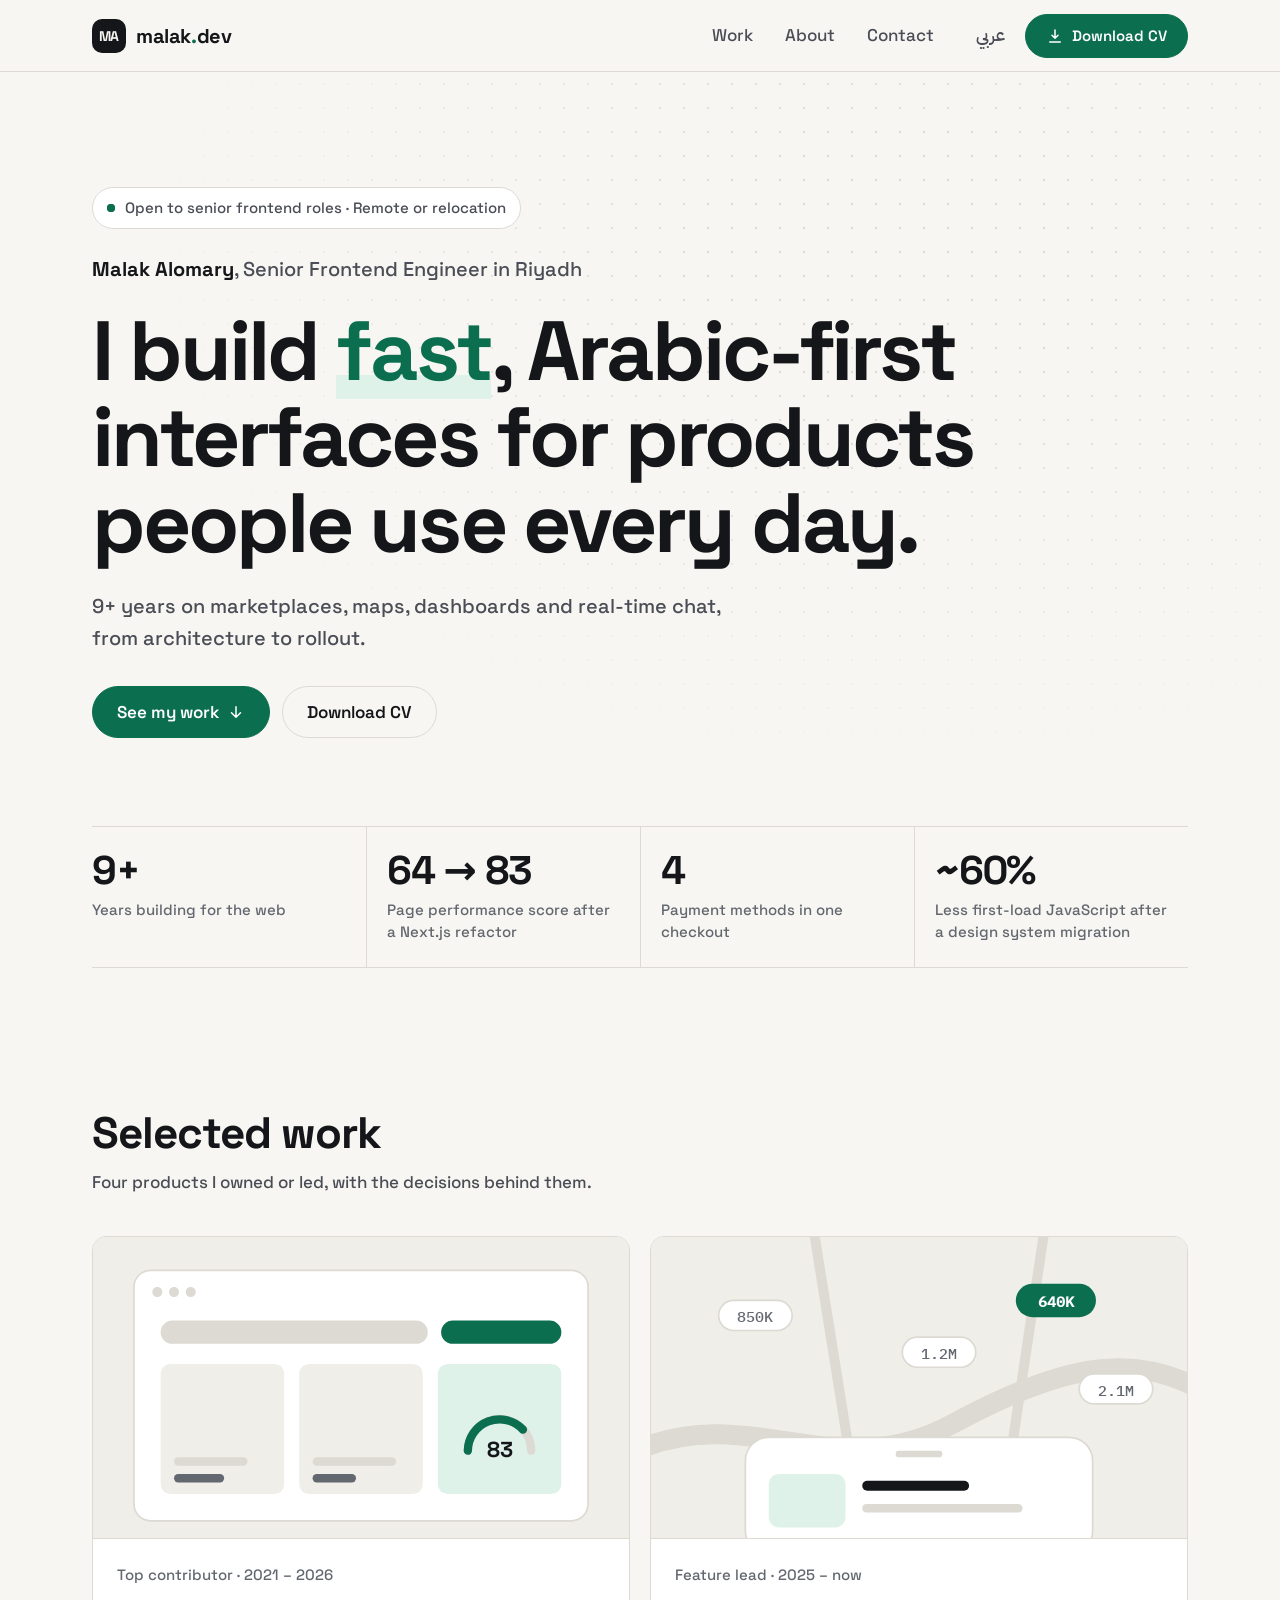
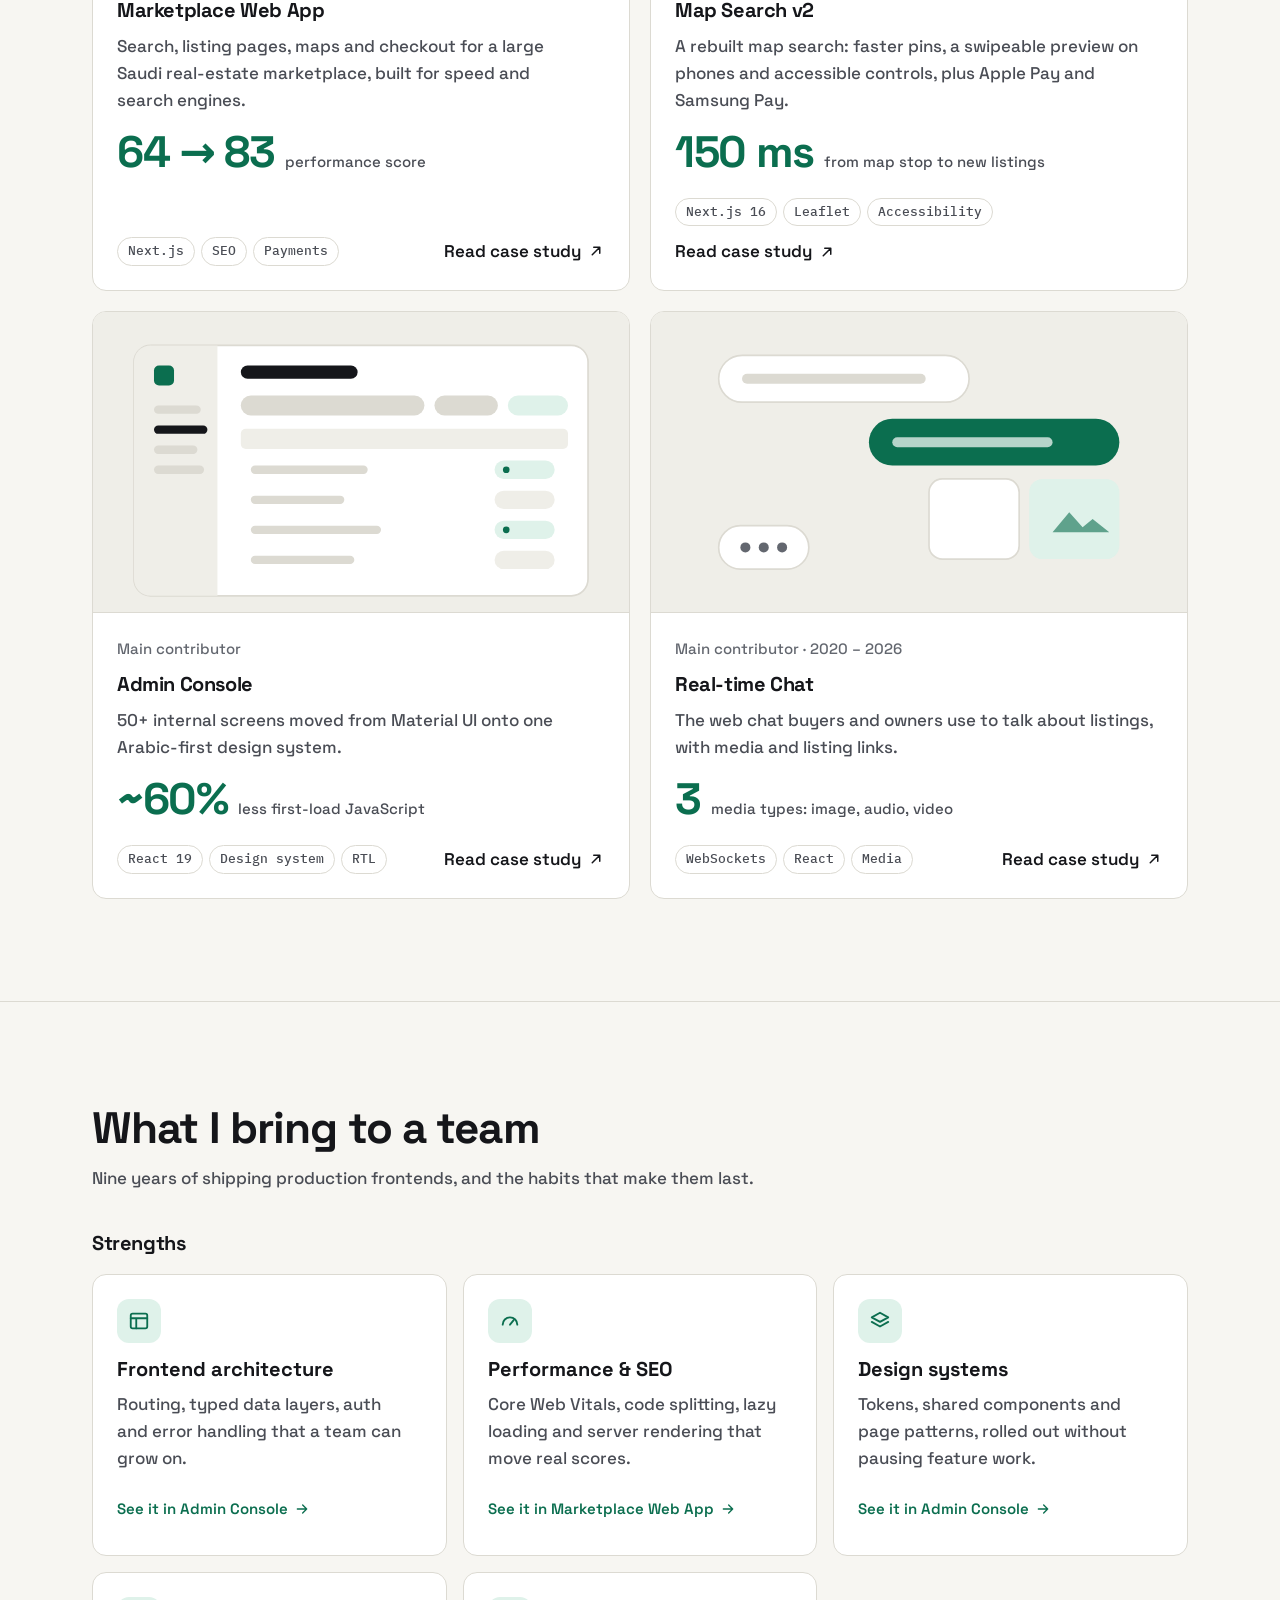
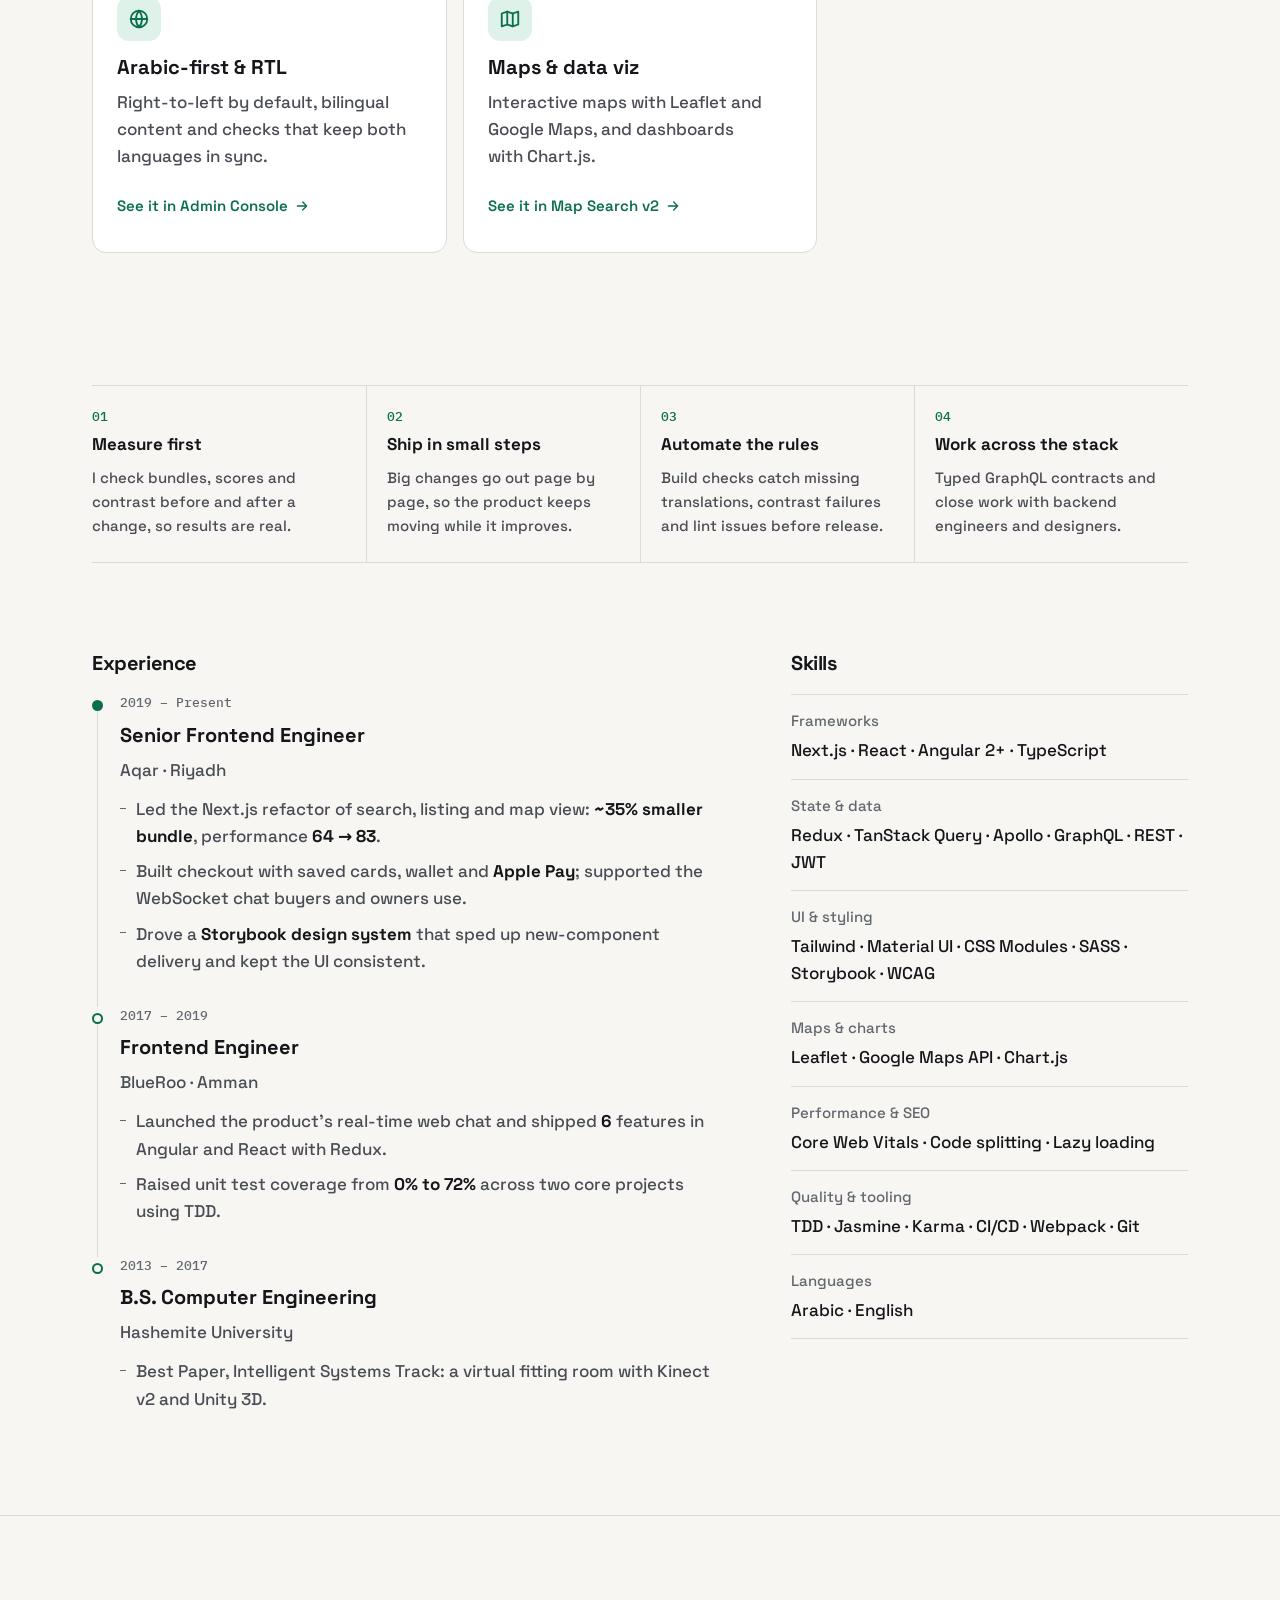
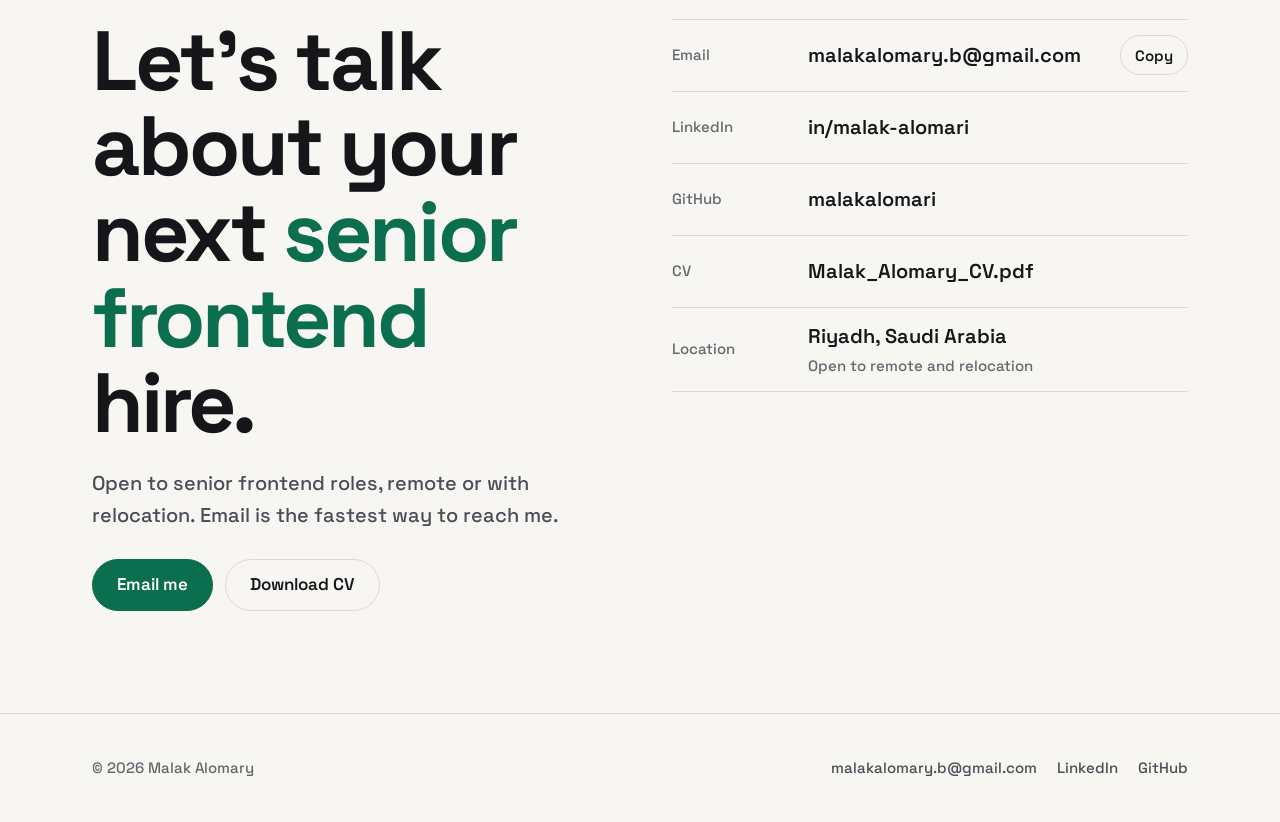
<file: index.html>
<!doctype html>
<html lang="en" dir="ltr">
<head>
  <meta charset="utf-8">
  <meta name="viewport" content="width=device-width, initial-scale=1">
  <title>Malak Alomary · Senior Frontend Engineer</title>
  <meta name="description" content="Senior Frontend Engineer building fast, Arabic-first interfaces for data-heavy products. Open to senior frontend roles, remote or relocation.">
  <link rel="canonical" href="https://malakalomari.github.io/malak-dev/">
  <meta property="og:type" content="profile">
  <meta property="og:site_name" content="malak.dev">
  <meta property="og:title" content="Malak Alomary · Senior Frontend Engineer">
  <meta property="og:description" content="Senior Frontend Engineer building fast, Arabic-first interfaces for data-heavy products. Open to senior frontend roles, remote or relocation.">
  <meta property="og:url" content="https://malakalomari.github.io/malak-dev/">
  <meta property="og:image" content="https://malakalomari.github.io/malak-dev/assets/img/og-en.png">
  <meta property="og:image:width" content="1200">
  <meta property="og:image:height" content="630">
  <meta property="og:image:alt" content="Malak Alomary · Senior Frontend Engineer">
  <meta property="og:locale" content="en_US">
  <meta property="og:locale:alternate" content="ar_SA">
  <meta name="twitter:card" content="summary_large_image">
  <script type="application/ld+json">{"@context": "https://schema.org", "@type": "Person", "name": "Malak Alomary", "alternateName": "ملاك العمري", "jobTitle": "Senior Frontend Engineer", "url": "https://malakalomari.github.io/malak-dev/", "email": "mailto:malakalomary.b@gmail.com", "image": "https://malakalomari.github.io/malak-dev/assets/img/og-en.png", "address": {"@type": "PostalAddress", "addressLocality": "Riyadh", "addressCountry": "SA"}, "sameAs": ["https://linkedin.com/in/malak-alomari", "https://github.com/malakalomari"], "knowsLanguage": ["ar", "en"], "knowsAbout": ["Next.js", "React", "TypeScript", "Performance", "Accessibility", "Design systems", "RTL"]}</script>
  <link rel="alternate" hreflang="en" href="https://malakalomari.github.io/malak-dev/">
  <link rel="alternate" hreflang="ar" href="https://malakalomari.github.io/malak-dev/ar/">
  <link rel="alternate" hreflang="x-default" href="https://malakalomari.github.io/malak-dev/">
  <meta name="theme-color" content="#f7f6f2" media="(prefers-color-scheme: light)">
  <meta name="theme-color" content="#0e0f12" media="(prefers-color-scheme: dark)">
  <link rel="icon" href="./assets/img/favicon.svg" type="image/svg+xml">
  <link rel="preload" href="./assets/fonts/SpaceGrotesk-latin.woff2" as="font" type="font/woff2" crossorigin>
  <link rel="stylesheet" href="./assets/css/tokens.css">
  <link rel="stylesheet" href="./assets/css/base.css">
  <link rel="stylesheet" href="./assets/css/layout.css">
  <link rel="stylesheet" href="./assets/css/sections.css">
  <script src="./assets/js/main.js" defer></script>
</head>
<body>
  <a class="skip-link" href="#main">Skip to content</a>

  <header class="site-header">
    <div class="container">
      <a class="logo" href="./" aria-label="Malak Alomary">
        <span class="logo-mark ltr" aria-hidden="true">MA</span>
        <span class="logo-text ltr">malak<span>.</span>dev</span>
      </a>
      <nav class="site-nav" id="site-nav" aria-label="Menu">
        <ul class="nav-list">
          <li><a href="#work">Work</a></li>
          <li><a href="#about">About</a></li>
          <li><a href="#contact">Contact</a></li>
        </ul>
        <div class="nav-cv"><a class="btn btn--primary" href="./assets/Malak_Alomary_CV.pdf" download><svg viewBox="0 0 24 24" fill="none" stroke="currentColor" stroke-width="2" stroke-linecap="round" stroke-linejoin="round" aria-hidden="true"><path d="M12 4v11m0 0l-4-4m4 4l4-4M5 20h14"/></svg>Download CV</a></div>
      </nav>
      <div class="header-actions">
        <a class="lang-link" href="./ar/" hreflang="ar" lang="ar" aria-label="العربية">عربي</a>
        <a class="btn btn--primary header-cv" href="./assets/Malak_Alomary_CV.pdf" download><svg viewBox="0 0 24 24" fill="none" stroke="currentColor" stroke-width="2" stroke-linecap="round" stroke-linejoin="round" aria-hidden="true"><path d="M12 4v11m0 0l-4-4m4 4l4-4M5 20h14"/></svg>Download CV</a>
        <button class="menu-toggle" type="button" aria-expanded="false" aria-controls="site-nav" aria-label="Menu"><svg class="icon-open" viewBox="0 0 24 24" fill="none" stroke="currentColor" stroke-width="2" stroke-linecap="round" aria-hidden="true"><path d="M4 7h16M4 12h16M4 17h16"/></svg><svg class="icon-close" viewBox="0 0 24 24" fill="none" stroke="currentColor" stroke-width="2" stroke-linecap="round" aria-hidden="true"><path d="M6 6l12 12M18 6L6 18"/></svg></button>
      </div>
    </div>
  </header>

  <main id="main">
    <!-- MODULE 2: Hero and proof strip -->
    <section class="hero" id="top" aria-labelledby="hero-title">
      <div class="container">
        <div class="hero-inner">
          <p class="status"><span class="status-dot" aria-hidden="true"></span>Open to senior frontend roles · Remote or relocation</p>
          <p class="hero-intro"><strong>Malak Alomary</strong>, Senior Frontend Engineer in Riyadh</p>
          <h1 id="hero-title" class="hero-title">I build <em>fast</em>, Arabic-first interfaces for products people use every day.</h1>
          <p class="hero-lede">9+ years on marketplaces, maps, dashboards and real-time chat, from architecture to rollout.</p>
          <div class="hero-actions">
            <a class="btn btn--primary" href="#work">See my work<svg viewBox="0 0 24 24" fill="none" stroke="currentColor" stroke-width="2" stroke-linecap="round" stroke-linejoin="round" aria-hidden="true"><path d="M12 5v14m0 0l-6-6m6 6l6-6"/></svg></a>
            <a class="btn" href="./assets/Malak_Alomary_CV.pdf" download>Download CV</a>
          </div>
        </div>

        <ul class="proof" aria-label="Results at a glance">
          <li><strong class="ltr">9+</strong><span>Years building for the web</span></li>
          <li><strong class="ltr">64 → 83</strong><span>Page performance score after a Next.js refactor</span></li>
          <li><strong class="ltr">4</strong><span>Payment methods in one checkout</span></li>
          <li><strong class="ltr">~60%</strong><span>Less first-load JavaScript after a design system migration</span></li>
        </ul>
      </div>
    </section>

    <!-- MODULE 3: Work showcase -->
    <section class="section" id="work" aria-labelledby="work-title">
      <div class="container">
        <div class="section-head"><h2 id="work-title">Selected work</h2><p>Four products I owned or led, with the decisions behind them.</p></div>
        <ul class="work-grid">
          <li>
            <article class="work-card">
              <div class="work-visual">
              <svg viewBox="0 0 320 180" aria-hidden="true" focusable="false">
              <rect class="v-bg" width="320" height="180"/>
              <rect class="v-panel" x="24" y="20" width="272" height="150" rx="10"/>
              <circle class="v-line" cx="38" cy="33" r="3"/><circle class="v-line" cx="48" cy="33" r="3"/><circle class="v-line" cx="58" cy="33" r="3"/>
              <rect class="v-line" x="40" y="50" width="160" height="14" rx="7"/>
              <rect class="v-accent" x="208" y="50" width="72" height="14" rx="7"/>
              <rect class="v-bg" x="40" y="76" width="74" height="78" rx="6"/><rect class="v-line" x="48" y="132" width="44" height="5" rx="2.5"/><rect class="v-text" x="48" y="142" width="30" height="5" rx="2.5"/>
              <rect class="v-bg" x="123" y="76" width="74" height="78" rx="6"/><rect class="v-line" x="131" y="132" width="50" height="5" rx="2.5"/><rect class="v-text" x="131" y="142" width="26" height="5" rx="2.5"/>
              <rect class="v-accent-soft" x="206" y="76" width="74" height="78" rx="6"/>
              <path class="v-stroke" d="M224 128a19 19 0 1 1 38 0" stroke-width="5" stroke-linecap="round"/>
              <path d="M224 128a19 19 0 0 1 33-12.6" fill="none" stroke="var(--accent)" stroke-width="5" stroke-linecap="round"/>
              <text class="v-ink" x="243" y="132" text-anchor="middle" font-size="13" font-weight="700" font-family="Space Grotesk, sans-serif">83</text>
            </svg>
              </div>
              <div class="work-body">
                <p class="work-role">Top contributor · 2021 – 2026</p>
                <h3><a href="./work/marketplace-web/">Marketplace Web App</a></h3>
                <p class="work-desc">Search, listing pages, maps and checkout for a large Saudi real-estate marketplace, built for speed and search engines.</p>
                <p class="work-metric"><strong class="ltr">64 → 83</strong><span>performance score</span></p>
              </div>
              <div class="work-foot">
                <ul class="tags" aria-label="Technologies"><li>Next.js</li><li>SEO</li><li>Payments</li></ul>
                <span class="work-cta" aria-hidden="true">Read case study<svg viewBox="0 0 24 24" fill="none" stroke="currentColor" stroke-width="2" stroke-linecap="round" stroke-linejoin="round" aria-hidden="true"><path d="M7 17L17 7M9 7h8v8"/></svg></span>
              </div>
            </article>
          </li>
          <li>
            <article class="work-card">
              <div class="work-visual">
              <svg viewBox="0 0 320 180" aria-hidden="true" focusable="false">
              <rect class="v-bg" width="320" height="180"/>
              <path d="M-10 128C60 98 110 150 180 112S290 70 330 92" fill="none" stroke="var(--line)" stroke-width="12"/>
              <path d="M96 -10L128 190M236 -10L206 190" fill="none" stroke="var(--line)" stroke-width="6"/>
              <g><rect class="v-panel" x="40" y="38" width="44" height="18" rx="9"/><text class="v-text" x="62" y="51" text-anchor="middle" font-size="9" font-family="IBM Plex Mono, monospace">850K</text></g>
              <g><rect class="v-panel" x="150" y="60" width="44" height="18" rx="9"/><text class="v-text" x="172" y="73" text-anchor="middle" font-size="9" font-family="IBM Plex Mono, monospace">1.2M</text></g>
              <g><rect class="v-accent" x="218" y="28" width="48" height="20" rx="10"/><text class="v-on-accent" x="242" y="42" text-anchor="middle" font-size="9" font-weight="700" font-family="IBM Plex Mono, monospace">640K</text></g>
              <g><rect class="v-panel" x="256" y="82" width="44" height="18" rx="9"/><text class="v-text" x="278" y="95" text-anchor="middle" font-size="9" font-family="IBM Plex Mono, monospace">2.1M</text></g>
              <rect class="v-panel" x="56" y="120" width="208" height="70" rx="14"/>
              <rect class="v-line" x="146" y="128" width="28" height="4" rx="2"/>
              <rect class="v-accent-soft" x="70" y="142" width="46" height="32" rx="6"/>
              <rect class="v-ink" x="126" y="146" width="64" height="6" rx="3"/><rect class="v-line" x="126" y="160" width="96" height="5" rx="2.5"/>
            </svg>
              </div>
              <div class="work-body">
                <p class="work-role">Feature lead · 2025 – now</p>
                <h3><a href="./work/map-search/">Map Search v2</a></h3>
                <p class="work-desc">A rebuilt map search: faster pins, a swipeable preview on phones and accessible controls, plus Apple Pay and Samsung Pay.</p>
                <p class="work-metric"><strong class="ltr">150 ms</strong><span>from map stop to new listings</span></p>
              </div>
              <div class="work-foot">
                <ul class="tags" aria-label="Technologies"><li>Next.js 16</li><li>Leaflet</li><li>Accessibility</li></ul>
                <span class="work-cta" aria-hidden="true">Read case study<svg viewBox="0 0 24 24" fill="none" stroke="currentColor" stroke-width="2" stroke-linecap="round" stroke-linejoin="round" aria-hidden="true"><path d="M7 17L17 7M9 7h8v8"/></svg></span>
              </div>
            </article>
          </li>
          <li>
            <article class="work-card">
              <div class="work-visual">
              <svg viewBox="0 0 320 180" aria-hidden="true" focusable="false">
              <rect class="v-bg" width="320" height="180"/>
              <rect class="v-panel" x="24" y="20" width="272" height="150" rx="10"/>
              <path class="v-bg" d="M34 20h40v150H34a10 10 0 0 1-10-10V30a10 10 0 0 1 10-10z"/>
              <rect class="v-accent" x="36" y="32" width="12" height="12" rx="3"/>
              <rect class="v-line" x="36" y="56" width="28" height="5" rx="2.5"/><rect class="v-ink" x="36" y="68" width="32" height="5" rx="2.5"/><rect class="v-line" x="36" y="80" width="26" height="5" rx="2.5"/><rect class="v-line" x="36" y="92" width="30" height="5" rx="2.5"/>
              <rect class="v-ink" x="88" y="32" width="70" height="8" rx="4"/>
              <rect class="v-line" x="88" y="50" width="110" height="12" rx="6"/><rect class="v-line" x="204" y="50" width="38" height="12" rx="6"/><rect class="v-accent-soft" x="248" y="50" width="36" height="12" rx="6"/>
              <rect class="v-bg" x="88" y="70" width="196" height="12" rx="3"/>
              <g><rect class="v-line" x="94" y="92" width="70" height="5" rx="2.5"/><rect class="v-accent-soft" x="240" y="89" width="36" height="11" rx="5.5"/><circle class="v-accent" cx="247" cy="94.5" r="2"/></g>
              <g><rect class="v-line" x="94" y="110" width="56" height="5" rx="2.5"/><rect class="v-bg" x="240" y="107" width="36" height="11" rx="5.5"/></g>
              <g><rect class="v-line" x="94" y="128" width="78" height="5" rx="2.5"/><rect class="v-accent-soft" x="240" y="125" width="36" height="11" rx="5.5"/><circle class="v-accent" cx="247" cy="130.5" r="2"/></g>
              <g><rect class="v-line" x="94" y="146" width="62" height="5" rx="2.5"/><rect class="v-bg" x="240" y="143" width="36" height="11" rx="5.5"/></g>
            </svg>
              </div>
              <div class="work-body">
                <p class="work-role">Main contributor</p>
                <h3><a href="./work/admin-console/">Admin Console</a></h3>
                <p class="work-desc">50+ internal screens moved from Material UI onto one Arabic-first design system.</p>
                <p class="work-metric"><strong class="ltr">~60%</strong><span>less first-load JavaScript</span></p>
              </div>
              <div class="work-foot">
                <ul class="tags" aria-label="Technologies"><li>React 19</li><li>Design system</li><li>RTL</li></ul>
                <span class="work-cta" aria-hidden="true">Read case study<svg viewBox="0 0 24 24" fill="none" stroke="currentColor" stroke-width="2" stroke-linecap="round" stroke-linejoin="round" aria-hidden="true"><path d="M7 17L17 7M9 7h8v8"/></svg></span>
              </div>
            </article>
          </li>
          <li>
            <article class="work-card">
              <div class="work-visual">
              <svg viewBox="0 0 320 180" aria-hidden="true" focusable="false">
              <rect class="v-bg" width="320" height="180"/>
              <rect class="v-panel" x="40" y="26" width="150" height="28" rx="14"/><rect class="v-line" x="54" y="37" width="110" height="6" rx="3"/>
              <rect class="v-accent" x="130" y="64" width="150" height="28" rx="14"/><rect class="v-on-accent" x="144" y="75" width="96" height="6" rx="3" opacity=".7"/>
              <rect class="v-panel" x="166" y="100" width="54" height="48" rx="8"/><rect class="v-accent-soft" x="226" y="100" width="54" height="48" rx="8"/>
              <path d="M240 132l10-12 8 9 6-5 10 8z" class="v-accent" opacity=".6"/>
              <rect class="v-panel" x="40" y="128" width="54" height="26" rx="13"/>
              <circle class="v-text" cx="56" cy="141" r="3"/><circle class="v-text" cx="67" cy="141" r="3"/><circle class="v-text" cx="78" cy="141" r="3"/>
            </svg>
              </div>
              <div class="work-body">
                <p class="work-role">Main contributor · 2020 – 2026</p>
                <h3><a href="./work/web-chat/">Real-time Chat</a></h3>
                <p class="work-desc">The web chat buyers and owners use to talk about listings, with media and listing links.</p>
                <p class="work-metric"><strong class="ltr">3</strong><span>media types: image, audio, video</span></p>
              </div>
              <div class="work-foot">
                <ul class="tags" aria-label="Technologies"><li>WebSockets</li><li>React</li><li>Media</li></ul>
                <span class="work-cta" aria-hidden="true">Read case study<svg viewBox="0 0 24 24" fill="none" stroke="currentColor" stroke-width="2" stroke-linecap="round" stroke-linejoin="round" aria-hidden="true"><path d="M7 17L17 7M9 7h8v8"/></svg></span>
              </div>
            </article>
          </li>
        </ul>
      </div>
    </section>

    <!-- MODULE 5: What I bring to a team -->
    <section class="section" id="about" aria-labelledby="about-title">
      <div class="container">
        <div class="section-head"><h2 id="about-title">What I bring to a team</h2><p>Nine years of shipping production frontends, and the habits that make them last.</p></div>

        <div class="about-block">
          <h3>Strengths</h3>
          <ul class="strengths">
            <li class="strength"><span class="strength-icon"><svg viewBox="0 0 24 24" fill="none" stroke="currentColor" stroke-width="2" stroke-linecap="round" stroke-linejoin="round" aria-hidden="true"><rect x="3" y="4" width="18" height="16" rx="2"/><path d="M3 9h18M9 9v11"/></svg></span><h4>Frontend architecture</h4><p>Routing, typed data layers, auth and error handling that a team can grow on.</p><a href="./work/admin-console/">See it in Admin Console<svg viewBox="0 0 24 24" fill="none" stroke="currentColor" stroke-width="2" stroke-linecap="round" stroke-linejoin="round" aria-hidden="true"><path d="M5 12h14m0 0l-6-6m6 6l-6 6"/></svg></a></li>
            <li class="strength"><span class="strength-icon"><svg viewBox="0 0 24 24" fill="none" stroke="currentColor" stroke-width="2" stroke-linecap="round" stroke-linejoin="round" aria-hidden="true"><path d="M4 16a8 8 0 1 1 16 0"/><path d="M12 16l4-5"/></svg></span><h4>Performance & SEO</h4><p>Core Web Vitals, code splitting, lazy loading and server rendering that move real scores.</p><a href="./work/marketplace-web/">See it in Marketplace Web App<svg viewBox="0 0 24 24" fill="none" stroke="currentColor" stroke-width="2" stroke-linecap="round" stroke-linejoin="round" aria-hidden="true"><path d="M5 12h14m0 0l-6-6m6 6l-6 6"/></svg></a></li>
            <li class="strength"><span class="strength-icon"><svg viewBox="0 0 24 24" fill="none" stroke="currentColor" stroke-width="2" stroke-linecap="round" stroke-linejoin="round" aria-hidden="true"><path d="M12 3l9 5-9 5-9-5 9-5z"/><path d="M3 13l9 5 9-5"/></svg></span><h4>Design systems</h4><p>Tokens, shared components and page patterns, rolled out without pausing feature work.</p><a href="./work/admin-console/">See it in Admin Console<svg viewBox="0 0 24 24" fill="none" stroke="currentColor" stroke-width="2" stroke-linecap="round" stroke-linejoin="round" aria-hidden="true"><path d="M5 12h14m0 0l-6-6m6 6l-6 6"/></svg></a></li>
            <li class="strength"><span class="strength-icon"><svg viewBox="0 0 24 24" fill="none" stroke="currentColor" stroke-width="2" stroke-linecap="round" stroke-linejoin="round" aria-hidden="true"><circle cx="12" cy="12" r="9"/><path d="M3 12h18M12 3a14 14 0 0 1 0 18M12 3a14 14 0 0 0 0 18"/></svg></span><h4>Arabic-first & RTL</h4><p>Right-to-left by default, bilingual content and checks that keep both languages in sync.</p><a href="./work/admin-console/">See it in Admin Console<svg viewBox="0 0 24 24" fill="none" stroke="currentColor" stroke-width="2" stroke-linecap="round" stroke-linejoin="round" aria-hidden="true"><path d="M5 12h14m0 0l-6-6m6 6l-6 6"/></svg></a></li>
            <li class="strength"><span class="strength-icon"><svg viewBox="0 0 24 24" fill="none" stroke="currentColor" stroke-width="2" stroke-linecap="round" stroke-linejoin="round" aria-hidden="true"><path d="M9 4L3 6v14l6-2 6 2 6-2V4l-6 2-6-2z"/><path d="M9 4v14M15 6v14"/></svg></span><h4>Maps & data viz</h4><p>Interactive maps with Leaflet and Google Maps, and dashboards with Chart.js.</p><a href="./work/map-search/">See it in Map Search v2<svg viewBox="0 0 24 24" fill="none" stroke="currentColor" stroke-width="2" stroke-linecap="round" stroke-linejoin="round" aria-hidden="true"><path d="M5 12h14m0 0l-6-6m6 6l-6 6"/></svg></a></li>
          </ul>
        </div>

        <div class="about-block">
          <h3>How I work</h3>
          <ol class="steps"><li><h4>Measure first</h4><p>I check bundles, scores and contrast before and after a change, so results are real.</p></li><li><h4>Ship in small steps</h4><p>Big changes go out page by page, so the product keeps moving while it improves.</p></li><li><h4>Automate the rules</h4><p>Build checks catch missing translations, contrast failures and lint issues before release.</p></li><li><h4>Work across the stack</h4><p>Typed GraphQL contracts and close work with backend engineers and designers.</p></li></ol>
        </div>

        <div class="about-block career">
          <div>
            <h3>Experience</h3>
            <ol class="timeline">
              <li class="job"><span class="job-period ltr">2019 – Present</span><h4>Senior Frontend Engineer</h4><span class="job-org">Aqar · Riyadh</span><ul><li>Led the Next.js refactor of search, listing and map view: <strong>~35% smaller bundle</strong>, performance <strong>64 → 83</strong>.</li><li>Built checkout with saved cards, wallet and <strong>Apple Pay</strong>; supported the WebSocket chat buyers and owners use.</li><li>Drove a <strong>Storybook design system</strong> that sped up new-component delivery and kept the UI consistent.</li></ul></li>
              <li class="job"><span class="job-period ltr">2017 – 2019</span><h4>Frontend Engineer</h4><span class="job-org">BlueRoo · Amman</span><ul><li>Launched the product's real-time web chat and shipped <strong>6</strong> features in Angular and React with Redux.</li><li>Raised unit test coverage from <strong>0% to 72%</strong> across two core projects using TDD.</li></ul></li>
              <li class="job"><span class="job-period ltr">2013 – 2017</span><h4>B.S. Computer Engineering</h4><span class="job-org">Hashemite University</span><ul><li>Best Paper, Intelligent Systems Track: a virtual fitting room with Kinect v2 and Unity 3D.</li></ul></li>
            </ol>
          </div>
          <div>
            <h3>Skills</h3>
            <dl class="skills"><div><dt>Frameworks</dt><dd>Next.js · React · Angular 2+ · TypeScript</dd></div><div><dt>State & data</dt><dd>Redux · TanStack Query · Apollo · GraphQL · REST · JWT</dd></div><div><dt>UI & styling</dt><dd>Tailwind · Material UI · CSS Modules · SASS · Storybook · WCAG</dd></div><div><dt>Maps & charts</dt><dd>Leaflet · Google Maps API · Chart.js</dd></div><div><dt>Performance & SEO</dt><dd>Core Web Vitals · Code splitting · Lazy loading</dd></div><div><dt>Quality & tooling</dt><dd>TDD · Jasmine · Karma · CI/CD · Webpack · Git</dd></div><div><dt>Languages</dt><dd>Arabic · English</dd></div></dl>
          </div>
        </div>
      </div>
    </section>

    <!-- MODULE 6: Contact -->
    <section class="section" id="contact" aria-labelledby="contact-title">
      <div class="container contact">
        <div class="contact-lead">
          <h2 id="contact-title">Let's talk about your next <em>senior frontend</em> hire.</h2>
          <p>Open to senior frontend roles, remote or with relocation. Email is the fastest way to reach me.</p>
          <div class="hero-actions">
            <a class="btn btn--primary" href="mailto:malakalomary.b@gmail.com">Email me</a>
            <a class="btn" href="./assets/Malak_Alomary_CV.pdf" download>Download CV</a>
          </div>
        </div>
        <div>
          <dl class="contact-list">
            <div class="contact-row"><dt>Email</dt><dd><a class="contact-value ltr" id="contact-email" href="mailto:malakalomary.b@gmail.com">malakalomary.b@gmail.com</a></dd><dd class="contact-action"><button class="btn" type="button" data-copy="malakalomary.b@gmail.com" data-copy-target="contact-email" data-copied="Copied" data-copy-failed="Select and copy the address" data-status="copy-status">Copy</button></dd></div>
            <div class="contact-row"><dt>LinkedIn</dt><dd><a class="contact-value ltr" href="https://linkedin.com/in/malak-alomari" target="_blank" rel="noopener">in/malak-alomari</a></dd></div>
            <div class="contact-row"><dt>GitHub</dt><dd><a class="contact-value ltr" href="https://github.com/malakalomari" target="_blank" rel="noopener">malakalomari</a></dd></div>
            <div class="contact-row"><dt>CV</dt><dd><a class="contact-value" href="./assets/Malak_Alomary_CV.pdf" download>Malak_Alomary_CV.pdf</a></dd></div>
            <div class="contact-row"><dt>Location</dt><dd><span class="contact-value">Riyadh, Saudi Arabia</span><br><span class="work-role">Open to remote and relocation</span></dd></div>
          </dl>
          <p class="copy-status" id="copy-status" role="status" aria-live="polite"></p>
        </div>
      </div>
    </section>
  </main>

  <footer class="site-footer">
    <div class="container">
      <p>© <span class="ltr" data-year>2026</span> Malak Alomary</p>
      <ul class="footer-links">
        <li><a class="ltr" href="mailto:malakalomary.b@gmail.com">malakalomary.b@gmail.com</a></li>
        <li><a href="https://linkedin.com/in/malak-alomari" target="_blank" rel="noopener">LinkedIn</a></li>
        <li><a href="https://github.com/malakalomari" target="_blank" rel="noopener">GitHub</a></li>
      </ul>
    </div>
  </footer>
</body>
</html>
</file>
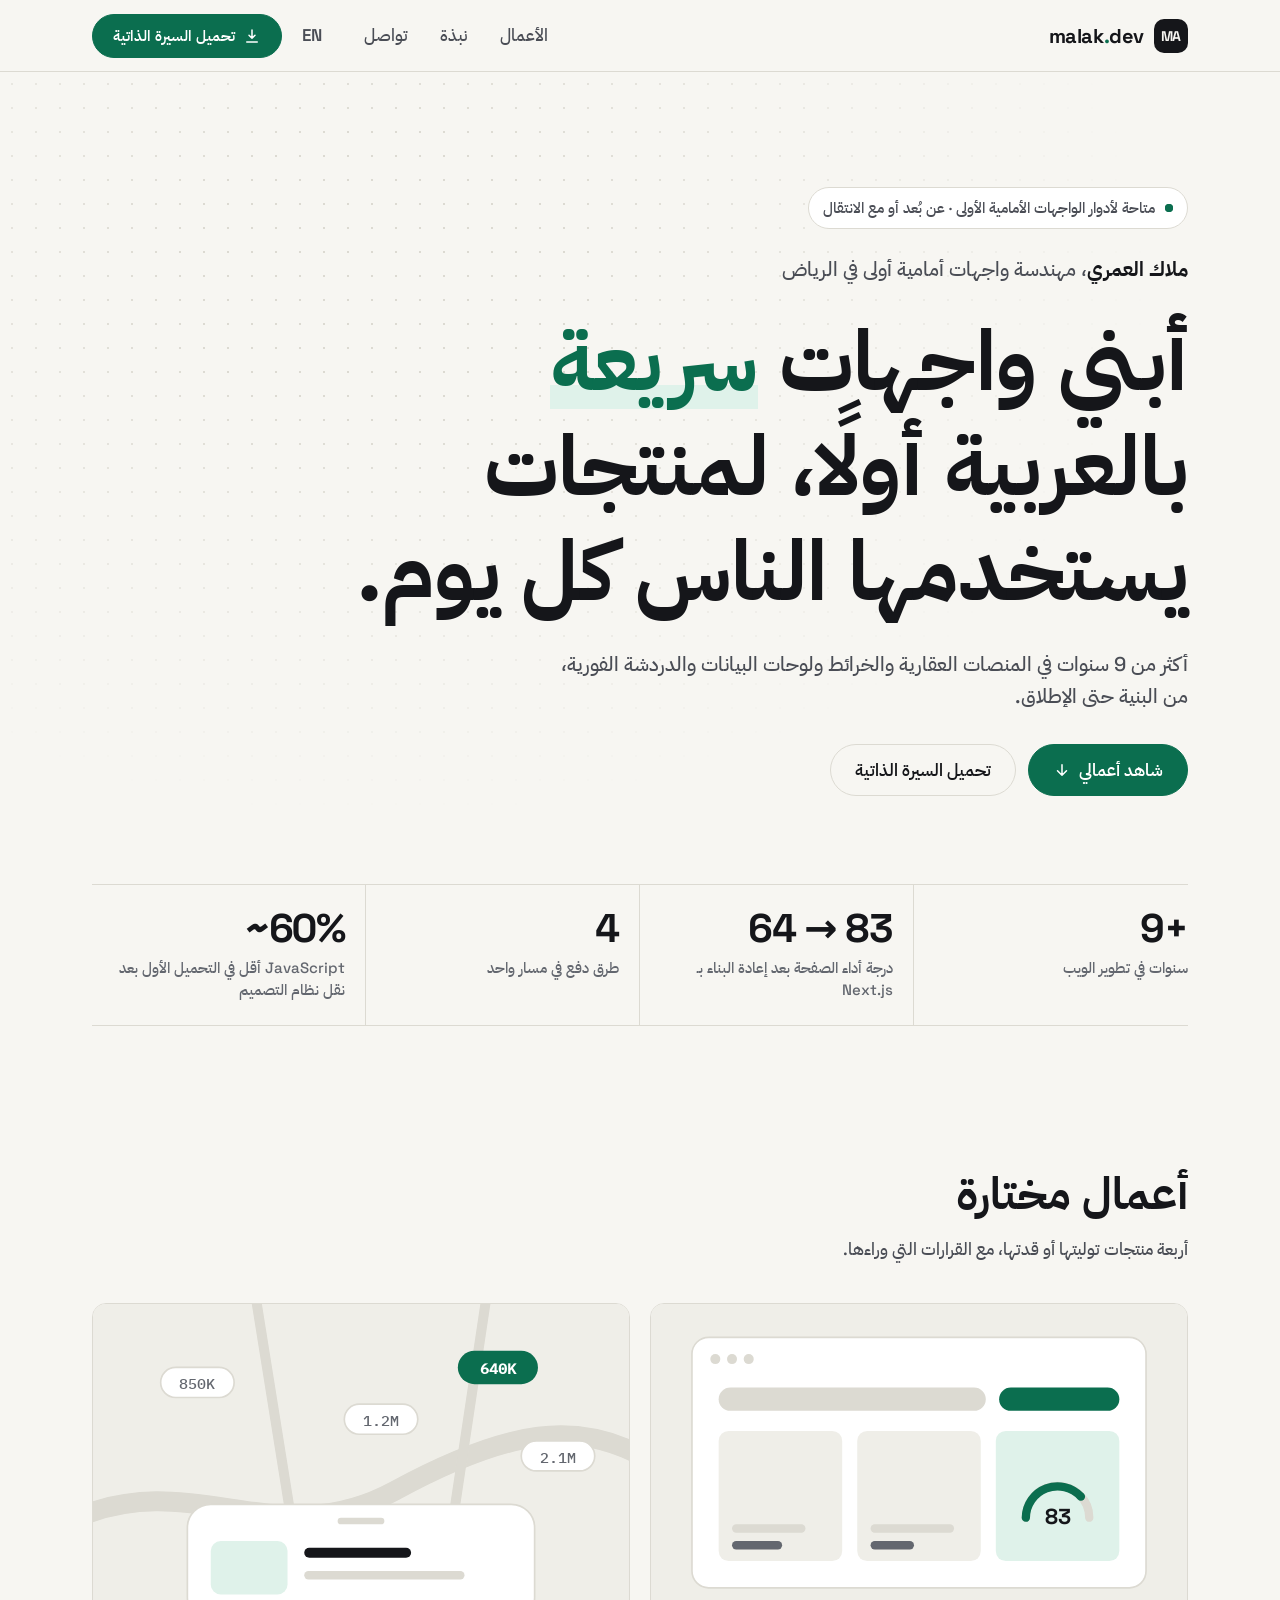
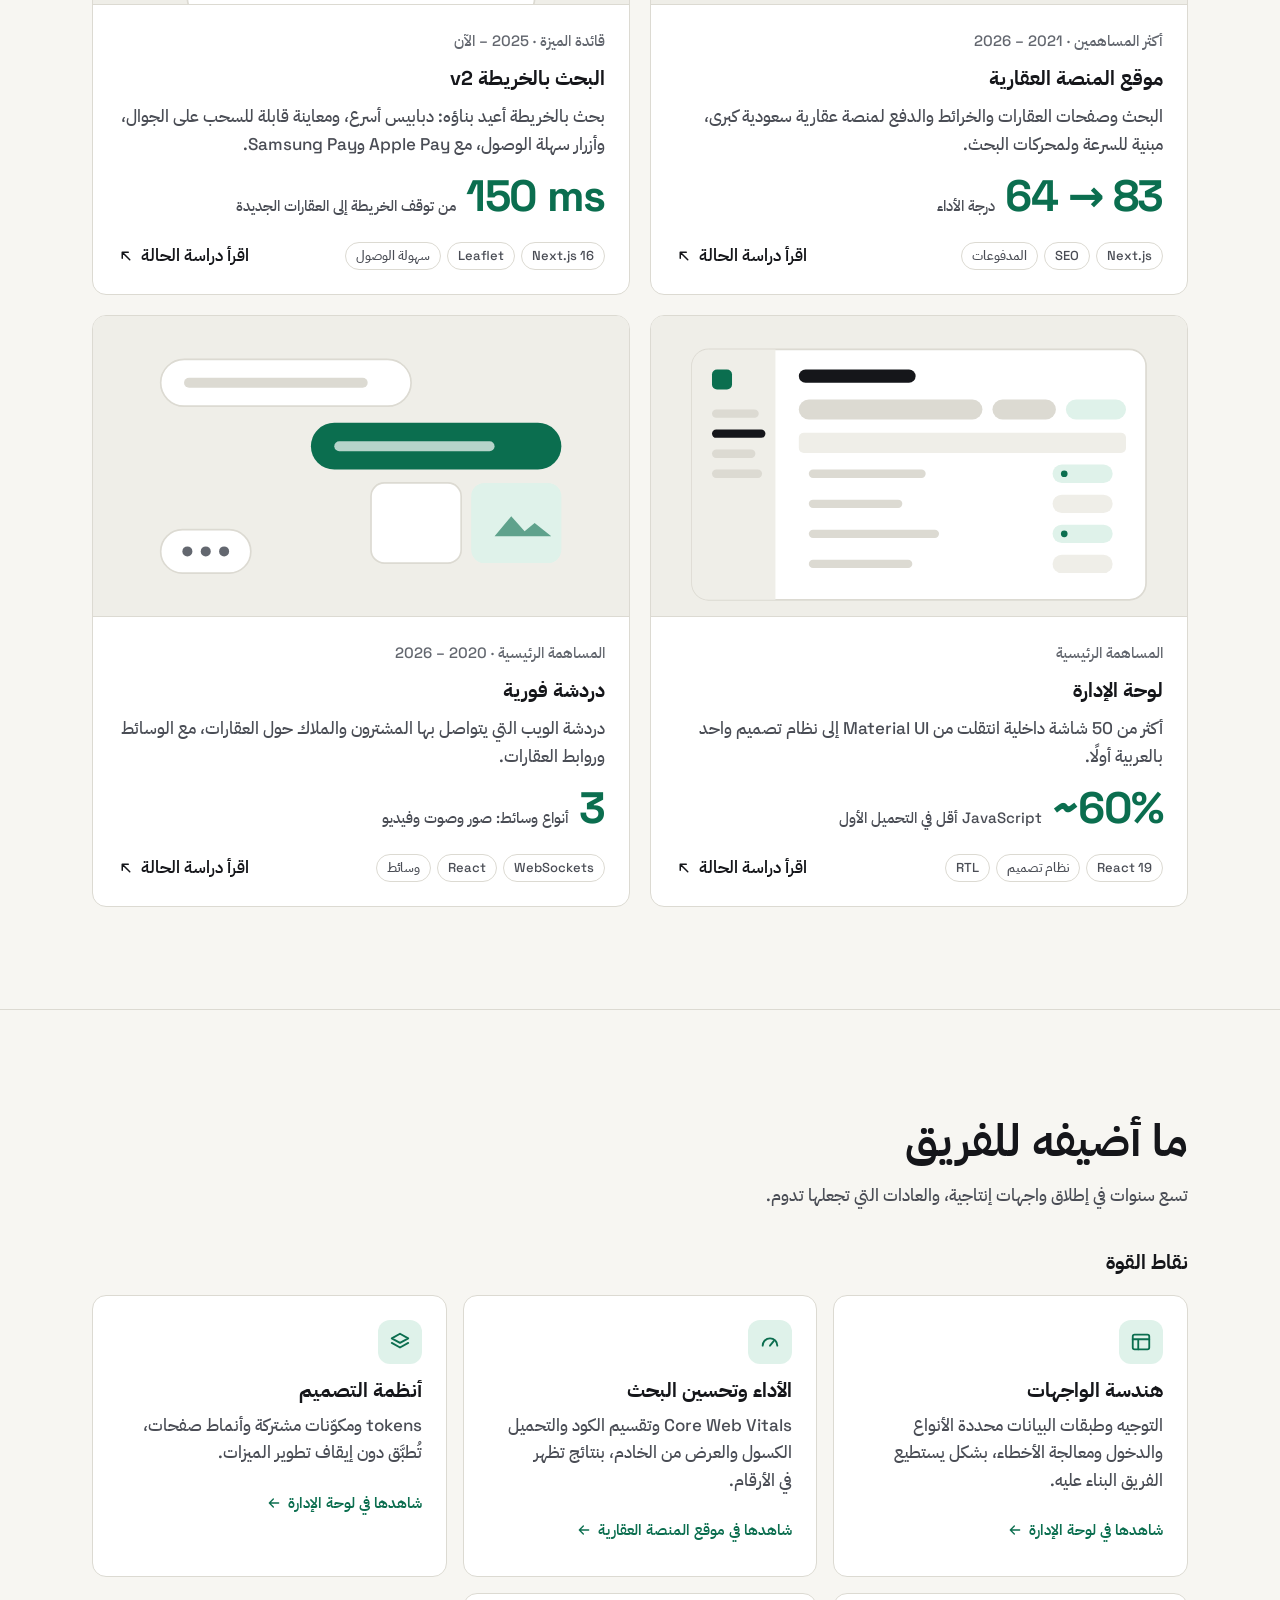
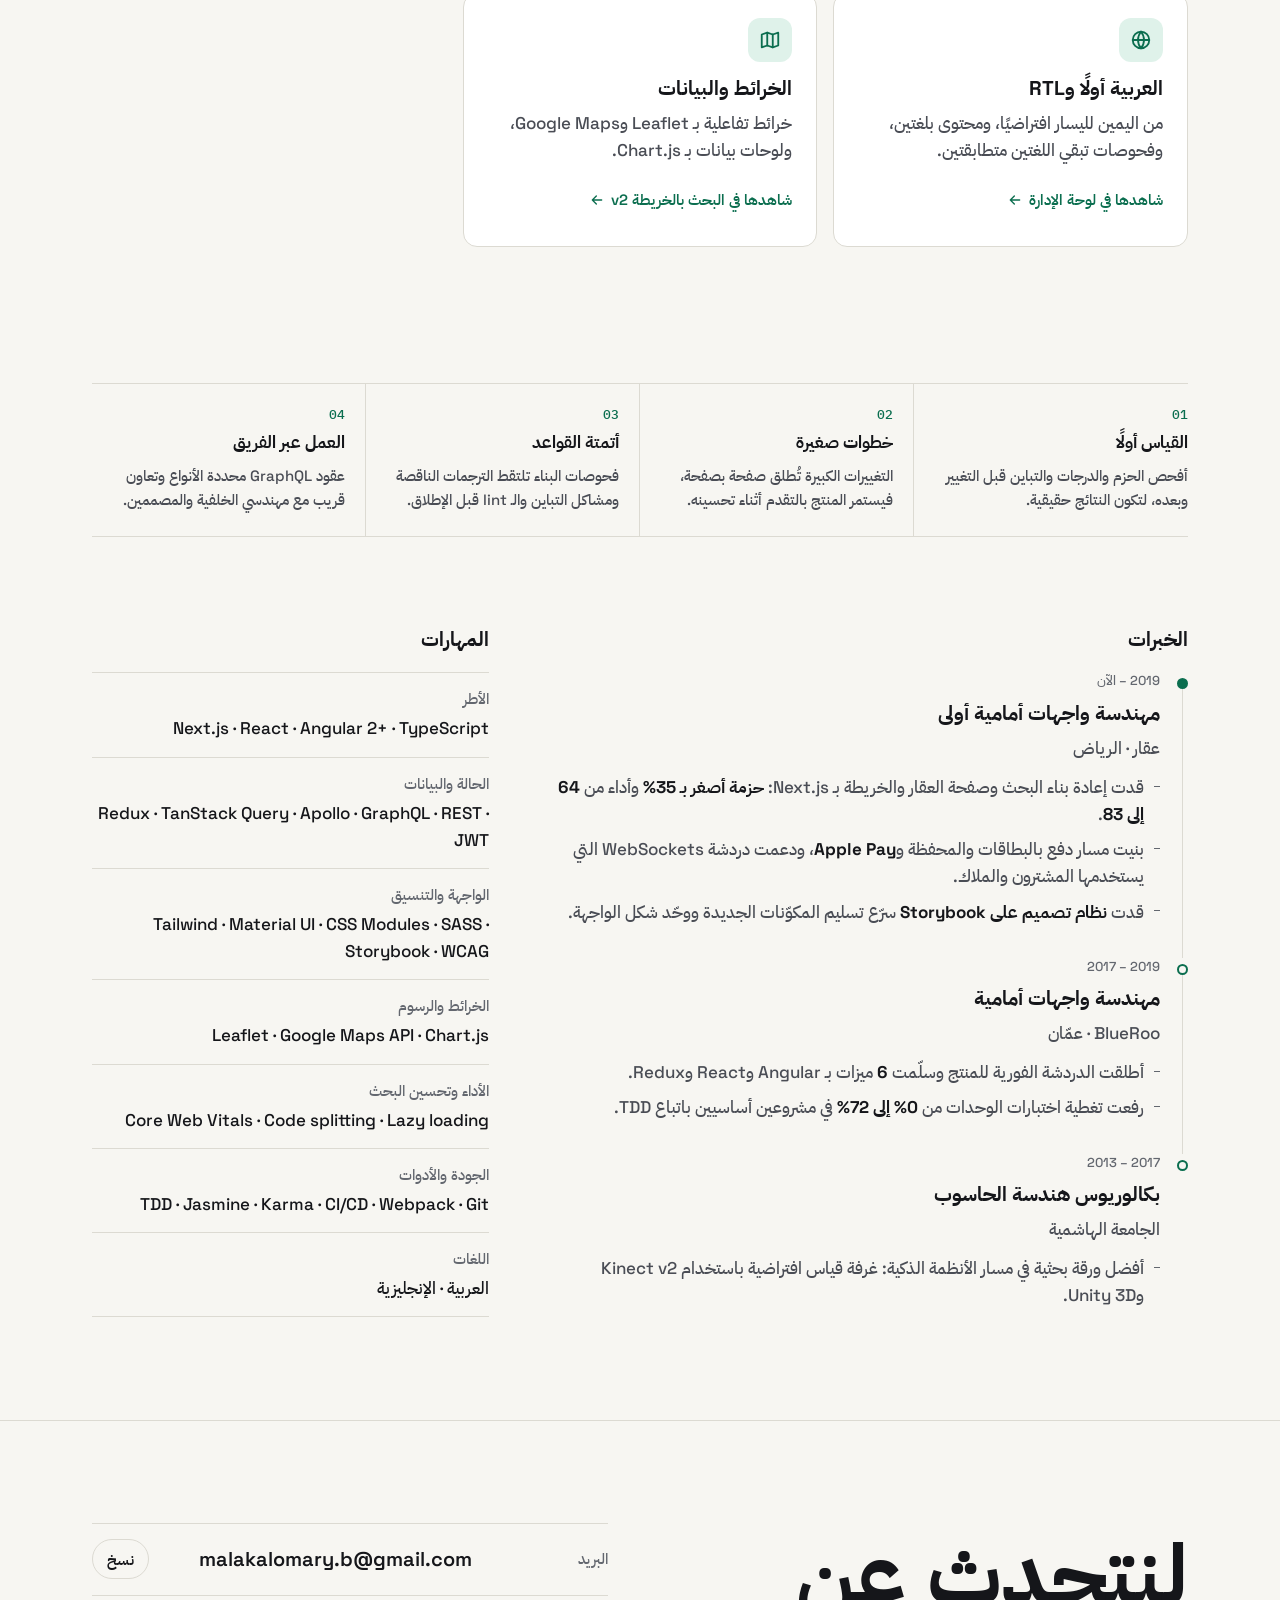
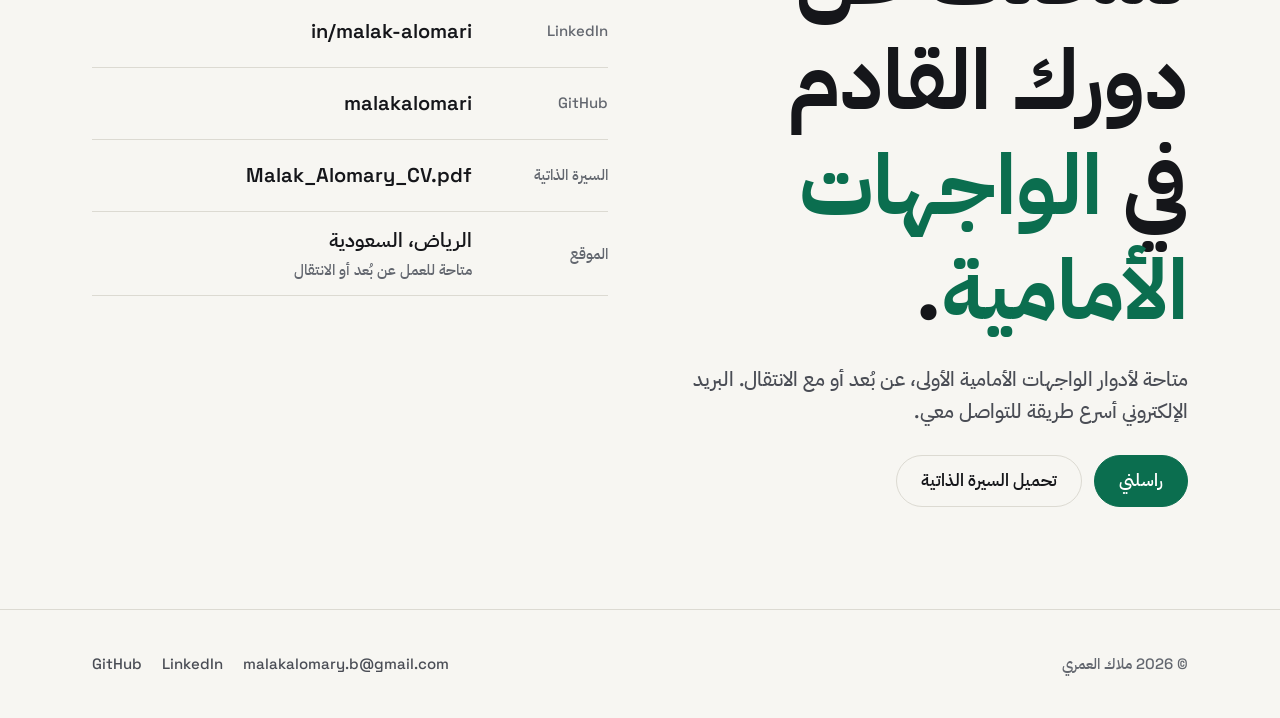
<file: ar/index.html>
<!doctype html>
<html lang="ar" dir="rtl">
<head>
  <meta charset="utf-8">
  <meta name="viewport" content="width=device-width, initial-scale=1">
  <title>ملاك العمري · مهندسة واجهات أمامية أولى</title>
  <meta name="description" content="مهندسة واجهات أمامية أولى أبني واجهات سريعة بالعربية أولًا للمنتجات الغنية بالبيانات. متاحة لأدوار الواجهات الأمامية الأولى، عن بُعد أو مع الانتقال.">
  <link rel="canonical" href="https://malakalomari.github.io/malak-dev/ar/">
  <meta property="og:type" content="profile">
  <meta property="og:site_name" content="malak.dev">
  <meta property="og:title" content="ملاك العمري · مهندسة واجهات أمامية أولى">
  <meta property="og:description" content="مهندسة واجهات أمامية أولى أبني واجهات سريعة بالعربية أولًا للمنتجات الغنية بالبيانات. متاحة لأدوار الواجهات الأمامية الأولى، عن بُعد أو مع الانتقال.">
  <meta property="og:url" content="https://malakalomari.github.io/malak-dev/ar/">
  <meta property="og:image" content="https://malakalomari.github.io/malak-dev/assets/img/og-ar.png">
  <meta property="og:image:width" content="1200">
  <meta property="og:image:height" content="630">
  <meta property="og:image:alt" content="ملاك العمري · مهندسة واجهات أمامية أولى">
  <meta property="og:locale" content="ar_SA">
  <meta property="og:locale:alternate" content="en_US">
  <meta name="twitter:card" content="summary_large_image">
  <script type="application/ld+json">{"@context": "https://schema.org", "@type": "Person", "name": "ملاك العمري", "alternateName": "Malak Alomary", "jobTitle": "مهندسة واجهات أمامية أولى", "url": "https://malakalomari.github.io/malak-dev/ar/", "email": "mailto:malakalomary.b@gmail.com", "image": "https://malakalomari.github.io/malak-dev/assets/img/og-ar.png", "address": {"@type": "PostalAddress", "addressLocality": "Riyadh", "addressCountry": "SA"}, "sameAs": ["https://linkedin.com/in/malak-alomari", "https://github.com/malakalomari"], "knowsLanguage": ["ar", "en"], "knowsAbout": ["Next.js", "React", "TypeScript", "Performance", "Accessibility", "Design systems", "RTL"]}</script>
  <link rel="alternate" hreflang="en" href="https://malakalomari.github.io/malak-dev/">
  <link rel="alternate" hreflang="ar" href="https://malakalomari.github.io/malak-dev/ar/">
  <link rel="alternate" hreflang="x-default" href="https://malakalomari.github.io/malak-dev/">
  <meta name="theme-color" content="#f7f6f2" media="(prefers-color-scheme: light)">
  <meta name="theme-color" content="#0e0f12" media="(prefers-color-scheme: dark)">
  <link rel="icon" href="../assets/img/favicon.svg" type="image/svg+xml">
  <link rel="preload" href="../assets/fonts/IBMPlexSansArabic-500-arabic.woff2" as="font" type="font/woff2" crossorigin>
  <link rel="stylesheet" href="../assets/css/tokens.css">
  <link rel="stylesheet" href="../assets/css/base.css">
  <link rel="stylesheet" href="../assets/css/layout.css">
  <link rel="stylesheet" href="../assets/css/sections.css">
  <script src="../assets/js/main.js" defer></script>
</head>
<body>
  <a class="skip-link" href="#main">انتقل إلى المحتوى</a>

  <header class="site-header">
    <div class="container">
      <a class="logo" href="../ar/" aria-label="ملاك العمري">
        <span class="logo-mark ltr" aria-hidden="true">MA</span>
        <span class="logo-text ltr">malak<span>.</span>dev</span>
      </a>
      <nav class="site-nav" id="site-nav" aria-label="القائمة">
        <ul class="nav-list">
          <li><a href="#work">الأعمال</a></li>
          <li><a href="#about">نبذة</a></li>
          <li><a href="#contact">تواصل</a></li>
        </ul>
        <div class="nav-cv"><a class="btn btn--primary" href="../assets/Malak_Alomary_CV.pdf" download><svg viewBox="0 0 24 24" fill="none" stroke="currentColor" stroke-width="2" stroke-linecap="round" stroke-linejoin="round" aria-hidden="true"><path d="M12 4v11m0 0l-4-4m4 4l4-4M5 20h14"/></svg>تحميل السيرة الذاتية</a></div>
      </nav>
      <div class="header-actions">
        <a class="lang-link" href="../" hreflang="en" lang="en" aria-label="English">EN</a>
        <a class="btn btn--primary header-cv" href="../assets/Malak_Alomary_CV.pdf" download><svg viewBox="0 0 24 24" fill="none" stroke="currentColor" stroke-width="2" stroke-linecap="round" stroke-linejoin="round" aria-hidden="true"><path d="M12 4v11m0 0l-4-4m4 4l4-4M5 20h14"/></svg>تحميل السيرة الذاتية</a>
        <button class="menu-toggle" type="button" aria-expanded="false" aria-controls="site-nav" aria-label="القائمة"><svg class="icon-open" viewBox="0 0 24 24" fill="none" stroke="currentColor" stroke-width="2" stroke-linecap="round" aria-hidden="true"><path d="M4 7h16M4 12h16M4 17h16"/></svg><svg class="icon-close" viewBox="0 0 24 24" fill="none" stroke="currentColor" stroke-width="2" stroke-linecap="round" aria-hidden="true"><path d="M6 6l12 12M18 6L6 18"/></svg></button>
      </div>
    </div>
  </header>

  <main id="main">
    <!-- MODULE 2: Hero and proof strip -->
    <section class="hero" id="top" aria-labelledby="hero-title">
      <div class="container">
        <div class="hero-inner">
          <p class="status"><span class="status-dot" aria-hidden="true"></span>متاحة لأدوار الواجهات الأمامية الأولى · عن بُعد أو مع الانتقال</p>
          <p class="hero-intro"><strong>ملاك العمري</strong>، مهندسة واجهات أمامية أولى في الرياض</p>
          <h1 id="hero-title" class="hero-title">أبني واجهات <em>سريعة</em> بالعربية أولًا، لمنتجات يستخدمها الناس كل يوم.</h1>
          <p class="hero-lede">أكثر من 9 سنوات في المنصات العقارية والخرائط ولوحات البيانات والدردشة الفورية، من البنية حتى الإطلاق.</p>
          <div class="hero-actions">
            <a class="btn btn--primary" href="#work">شاهد أعمالي<svg viewBox="0 0 24 24" fill="none" stroke="currentColor" stroke-width="2" stroke-linecap="round" stroke-linejoin="round" aria-hidden="true"><path d="M12 5v14m0 0l-6-6m6 6l6-6"/></svg></a>
            <a class="btn" href="../assets/Malak_Alomary_CV.pdf" download>تحميل السيرة الذاتية</a>
          </div>
        </div>

        <ul class="proof" aria-label="النتائج باختصار">
          <li><strong class="ltr">9+</strong><span>سنوات في تطوير الويب</span></li>
          <li><strong class="ltr">64 → 83</strong><span>درجة أداء الصفحة بعد إعادة البناء بـ Next.js</span></li>
          <li><strong class="ltr">4</strong><span>طرق دفع في مسار واحد</span></li>
          <li><strong class="ltr">~60%</strong><span>JavaScript أقل في التحميل الأول بعد نقل نظام التصميم</span></li>
        </ul>
      </div>
    </section>

    <!-- MODULE 3: Work showcase -->
    <section class="section" id="work" aria-labelledby="work-title">
      <div class="container">
        <div class="section-head"><h2 id="work-title">أعمال مختارة</h2><p>أربعة منتجات توليتها أو قدتها، مع القرارات التي وراءها.</p></div>
        <ul class="work-grid">
          <li>
            <article class="work-card">
              <div class="work-visual">
              <svg viewBox="0 0 320 180" aria-hidden="true" focusable="false">
              <rect class="v-bg" width="320" height="180"/>
              <rect class="v-panel" x="24" y="20" width="272" height="150" rx="10"/>
              <circle class="v-line" cx="38" cy="33" r="3"/><circle class="v-line" cx="48" cy="33" r="3"/><circle class="v-line" cx="58" cy="33" r="3"/>
              <rect class="v-line" x="40" y="50" width="160" height="14" rx="7"/>
              <rect class="v-accent" x="208" y="50" width="72" height="14" rx="7"/>
              <rect class="v-bg" x="40" y="76" width="74" height="78" rx="6"/><rect class="v-line" x="48" y="132" width="44" height="5" rx="2.5"/><rect class="v-text" x="48" y="142" width="30" height="5" rx="2.5"/>
              <rect class="v-bg" x="123" y="76" width="74" height="78" rx="6"/><rect class="v-line" x="131" y="132" width="50" height="5" rx="2.5"/><rect class="v-text" x="131" y="142" width="26" height="5" rx="2.5"/>
              <rect class="v-accent-soft" x="206" y="76" width="74" height="78" rx="6"/>
              <path class="v-stroke" d="M224 128a19 19 0 1 1 38 0" stroke-width="5" stroke-linecap="round"/>
              <path d="M224 128a19 19 0 0 1 33-12.6" fill="none" stroke="var(--accent)" stroke-width="5" stroke-linecap="round"/>
              <text class="v-ink" x="243" y="132" text-anchor="middle" font-size="13" font-weight="700" font-family="Space Grotesk, sans-serif">83</text>
            </svg>
              </div>
              <div class="work-body">
                <p class="work-role">أكثر المساهمين · 2021 – 2026</p>
                <h3><a href="./work/marketplace-web/">موقع المنصة العقارية</a></h3>
                <p class="work-desc">البحث وصفحات العقارات والخرائط والدفع لمنصة عقارية سعودية كبرى، مبنية للسرعة ولمحركات البحث.</p>
                <p class="work-metric"><strong class="ltr">64 → 83</strong><span>درجة الأداء</span></p>
              </div>
              <div class="work-foot">
                <ul class="tags" aria-label="التقنيات"><li>Next.js</li><li>SEO</li><li>المدفوعات</li></ul>
                <span class="work-cta" aria-hidden="true">اقرأ دراسة الحالة<svg viewBox="0 0 24 24" fill="none" stroke="currentColor" stroke-width="2" stroke-linecap="round" stroke-linejoin="round" aria-hidden="true"><path d="M7 17L17 7M9 7h8v8"/></svg></span>
              </div>
            </article>
          </li>
          <li>
            <article class="work-card">
              <div class="work-visual">
              <svg viewBox="0 0 320 180" aria-hidden="true" focusable="false">
              <rect class="v-bg" width="320" height="180"/>
              <path d="M-10 128C60 98 110 150 180 112S290 70 330 92" fill="none" stroke="var(--line)" stroke-width="12"/>
              <path d="M96 -10L128 190M236 -10L206 190" fill="none" stroke="var(--line)" stroke-width="6"/>
              <g><rect class="v-panel" x="40" y="38" width="44" height="18" rx="9"/><text class="v-text" x="62" y="51" text-anchor="middle" font-size="9" font-family="IBM Plex Mono, monospace">850K</text></g>
              <g><rect class="v-panel" x="150" y="60" width="44" height="18" rx="9"/><text class="v-text" x="172" y="73" text-anchor="middle" font-size="9" font-family="IBM Plex Mono, monospace">1.2M</text></g>
              <g><rect class="v-accent" x="218" y="28" width="48" height="20" rx="10"/><text class="v-on-accent" x="242" y="42" text-anchor="middle" font-size="9" font-weight="700" font-family="IBM Plex Mono, monospace">640K</text></g>
              <g><rect class="v-panel" x="256" y="82" width="44" height="18" rx="9"/><text class="v-text" x="278" y="95" text-anchor="middle" font-size="9" font-family="IBM Plex Mono, monospace">2.1M</text></g>
              <rect class="v-panel" x="56" y="120" width="208" height="70" rx="14"/>
              <rect class="v-line" x="146" y="128" width="28" height="4" rx="2"/>
              <rect class="v-accent-soft" x="70" y="142" width="46" height="32" rx="6"/>
              <rect class="v-ink" x="126" y="146" width="64" height="6" rx="3"/><rect class="v-line" x="126" y="160" width="96" height="5" rx="2.5"/>
            </svg>
              </div>
              <div class="work-body">
                <p class="work-role">قائدة الميزة · 2025 – الآن</p>
                <h3><a href="./work/map-search/">البحث بالخريطة v2</a></h3>
                <p class="work-desc">بحث بالخريطة أعيد بناؤه: دبابيس أسرع، ومعاينة قابلة للسحب على الجوال، وأزرار سهلة الوصول، مع Apple Pay وSamsung Pay.</p>
                <p class="work-metric"><strong class="ltr">150 ms</strong><span>من توقف الخريطة إلى العقارات الجديدة</span></p>
              </div>
              <div class="work-foot">
                <ul class="tags" aria-label="التقنيات"><li>Next.js 16</li><li>Leaflet</li><li>سهولة الوصول</li></ul>
                <span class="work-cta" aria-hidden="true">اقرأ دراسة الحالة<svg viewBox="0 0 24 24" fill="none" stroke="currentColor" stroke-width="2" stroke-linecap="round" stroke-linejoin="round" aria-hidden="true"><path d="M7 17L17 7M9 7h8v8"/></svg></span>
              </div>
            </article>
          </li>
          <li>
            <article class="work-card">
              <div class="work-visual">
              <svg viewBox="0 0 320 180" aria-hidden="true" focusable="false">
              <rect class="v-bg" width="320" height="180"/>
              <rect class="v-panel" x="24" y="20" width="272" height="150" rx="10"/>
              <path class="v-bg" d="M34 20h40v150H34a10 10 0 0 1-10-10V30a10 10 0 0 1 10-10z"/>
              <rect class="v-accent" x="36" y="32" width="12" height="12" rx="3"/>
              <rect class="v-line" x="36" y="56" width="28" height="5" rx="2.5"/><rect class="v-ink" x="36" y="68" width="32" height="5" rx="2.5"/><rect class="v-line" x="36" y="80" width="26" height="5" rx="2.5"/><rect class="v-line" x="36" y="92" width="30" height="5" rx="2.5"/>
              <rect class="v-ink" x="88" y="32" width="70" height="8" rx="4"/>
              <rect class="v-line" x="88" y="50" width="110" height="12" rx="6"/><rect class="v-line" x="204" y="50" width="38" height="12" rx="6"/><rect class="v-accent-soft" x="248" y="50" width="36" height="12" rx="6"/>
              <rect class="v-bg" x="88" y="70" width="196" height="12" rx="3"/>
              <g><rect class="v-line" x="94" y="92" width="70" height="5" rx="2.5"/><rect class="v-accent-soft" x="240" y="89" width="36" height="11" rx="5.5"/><circle class="v-accent" cx="247" cy="94.5" r="2"/></g>
              <g><rect class="v-line" x="94" y="110" width="56" height="5" rx="2.5"/><rect class="v-bg" x="240" y="107" width="36" height="11" rx="5.5"/></g>
              <g><rect class="v-line" x="94" y="128" width="78" height="5" rx="2.5"/><rect class="v-accent-soft" x="240" y="125" width="36" height="11" rx="5.5"/><circle class="v-accent" cx="247" cy="130.5" r="2"/></g>
              <g><rect class="v-line" x="94" y="146" width="62" height="5" rx="2.5"/><rect class="v-bg" x="240" y="143" width="36" height="11" rx="5.5"/></g>
            </svg>
              </div>
              <div class="work-body">
                <p class="work-role">المساهمة الرئيسية</p>
                <h3><a href="./work/admin-console/">لوحة الإدارة</a></h3>
                <p class="work-desc">أكثر من 50 شاشة داخلية انتقلت من Material UI إلى نظام تصميم واحد بالعربية أولًا.</p>
                <p class="work-metric"><strong class="ltr">~60%</strong><span>JavaScript أقل في التحميل الأول</span></p>
              </div>
              <div class="work-foot">
                <ul class="tags" aria-label="التقنيات"><li>React 19</li><li>نظام تصميم</li><li>RTL</li></ul>
                <span class="work-cta" aria-hidden="true">اقرأ دراسة الحالة<svg viewBox="0 0 24 24" fill="none" stroke="currentColor" stroke-width="2" stroke-linecap="round" stroke-linejoin="round" aria-hidden="true"><path d="M7 17L17 7M9 7h8v8"/></svg></span>
              </div>
            </article>
          </li>
          <li>
            <article class="work-card">
              <div class="work-visual">
              <svg viewBox="0 0 320 180" aria-hidden="true" focusable="false">
              <rect class="v-bg" width="320" height="180"/>
              <rect class="v-panel" x="40" y="26" width="150" height="28" rx="14"/><rect class="v-line" x="54" y="37" width="110" height="6" rx="3"/>
              <rect class="v-accent" x="130" y="64" width="150" height="28" rx="14"/><rect class="v-on-accent" x="144" y="75" width="96" height="6" rx="3" opacity=".7"/>
              <rect class="v-panel" x="166" y="100" width="54" height="48" rx="8"/><rect class="v-accent-soft" x="226" y="100" width="54" height="48" rx="8"/>
              <path d="M240 132l10-12 8 9 6-5 10 8z" class="v-accent" opacity=".6"/>
              <rect class="v-panel" x="40" y="128" width="54" height="26" rx="13"/>
              <circle class="v-text" cx="56" cy="141" r="3"/><circle class="v-text" cx="67" cy="141" r="3"/><circle class="v-text" cx="78" cy="141" r="3"/>
            </svg>
              </div>
              <div class="work-body">
                <p class="work-role">المساهمة الرئيسية · 2020 – 2026</p>
                <h3><a href="./work/web-chat/">دردشة فورية</a></h3>
                <p class="work-desc">دردشة الويب التي يتواصل بها المشترون والملاك حول العقارات، مع الوسائط وروابط العقارات.</p>
                <p class="work-metric"><strong class="ltr">3</strong><span>أنواع وسائط: صور وصوت وفيديو</span></p>
              </div>
              <div class="work-foot">
                <ul class="tags" aria-label="التقنيات"><li>WebSockets</li><li>React</li><li>وسائط</li></ul>
                <span class="work-cta" aria-hidden="true">اقرأ دراسة الحالة<svg viewBox="0 0 24 24" fill="none" stroke="currentColor" stroke-width="2" stroke-linecap="round" stroke-linejoin="round" aria-hidden="true"><path d="M7 17L17 7M9 7h8v8"/></svg></span>
              </div>
            </article>
          </li>
        </ul>
      </div>
    </section>

    <!-- MODULE 5: What I bring to a team -->
    <section class="section" id="about" aria-labelledby="about-title">
      <div class="container">
        <div class="section-head"><h2 id="about-title">ما أضيفه للفريق</h2><p>تسع سنوات في إطلاق واجهات إنتاجية، والعادات التي تجعلها تدوم.</p></div>

        <div class="about-block">
          <h3>نقاط القوة</h3>
          <ul class="strengths">
            <li class="strength"><span class="strength-icon"><svg viewBox="0 0 24 24" fill="none" stroke="currentColor" stroke-width="2" stroke-linecap="round" stroke-linejoin="round" aria-hidden="true"><rect x="3" y="4" width="18" height="16" rx="2"/><path d="M3 9h18M9 9v11"/></svg></span><h4>هندسة الواجهات</h4><p>التوجيه وطبقات البيانات محددة الأنواع والدخول ومعالجة الأخطاء، بشكل يستطيع الفريق البناء عليه.</p><a href="./work/admin-console/">شاهدها في لوحة الإدارة<svg viewBox="0 0 24 24" fill="none" stroke="currentColor" stroke-width="2" stroke-linecap="round" stroke-linejoin="round" aria-hidden="true"><path d="M5 12h14m0 0l-6-6m6 6l-6 6"/></svg></a></li>
            <li class="strength"><span class="strength-icon"><svg viewBox="0 0 24 24" fill="none" stroke="currentColor" stroke-width="2" stroke-linecap="round" stroke-linejoin="round" aria-hidden="true"><path d="M4 16a8 8 0 1 1 16 0"/><path d="M12 16l4-5"/></svg></span><h4>الأداء وتحسين البحث</h4><p>Core Web Vitals وتقسيم الكود والتحميل الكسول والعرض من الخادم، بنتائج تظهر في الأرقام.</p><a href="./work/marketplace-web/">شاهدها في موقع المنصة العقارية<svg viewBox="0 0 24 24" fill="none" stroke="currentColor" stroke-width="2" stroke-linecap="round" stroke-linejoin="round" aria-hidden="true"><path d="M5 12h14m0 0l-6-6m6 6l-6 6"/></svg></a></li>
            <li class="strength"><span class="strength-icon"><svg viewBox="0 0 24 24" fill="none" stroke="currentColor" stroke-width="2" stroke-linecap="round" stroke-linejoin="round" aria-hidden="true"><path d="M12 3l9 5-9 5-9-5 9-5z"/><path d="M3 13l9 5 9-5"/></svg></span><h4>أنظمة التصميم</h4><p>tokens ومكوّنات مشتركة وأنماط صفحات، تُطبَّق دون إيقاف تطوير الميزات.</p><a href="./work/admin-console/">شاهدها في لوحة الإدارة<svg viewBox="0 0 24 24" fill="none" stroke="currentColor" stroke-width="2" stroke-linecap="round" stroke-linejoin="round" aria-hidden="true"><path d="M5 12h14m0 0l-6-6m6 6l-6 6"/></svg></a></li>
            <li class="strength"><span class="strength-icon"><svg viewBox="0 0 24 24" fill="none" stroke="currentColor" stroke-width="2" stroke-linecap="round" stroke-linejoin="round" aria-hidden="true"><circle cx="12" cy="12" r="9"/><path d="M3 12h18M12 3a14 14 0 0 1 0 18M12 3a14 14 0 0 0 0 18"/></svg></span><h4>العربية أولًا وRTL</h4><p>من اليمين لليسار افتراضيًا، ومحتوى بلغتين، وفحوصات تبقي اللغتين متطابقتين.</p><a href="./work/admin-console/">شاهدها في لوحة الإدارة<svg viewBox="0 0 24 24" fill="none" stroke="currentColor" stroke-width="2" stroke-linecap="round" stroke-linejoin="round" aria-hidden="true"><path d="M5 12h14m0 0l-6-6m6 6l-6 6"/></svg></a></li>
            <li class="strength"><span class="strength-icon"><svg viewBox="0 0 24 24" fill="none" stroke="currentColor" stroke-width="2" stroke-linecap="round" stroke-linejoin="round" aria-hidden="true"><path d="M9 4L3 6v14l6-2 6 2 6-2V4l-6 2-6-2z"/><path d="M9 4v14M15 6v14"/></svg></span><h4>الخرائط والبيانات</h4><p>خرائط تفاعلية بـ Leaflet وGoogle Maps، ولوحات بيانات بـ Chart.js.</p><a href="./work/map-search/">شاهدها في البحث بالخريطة v2<svg viewBox="0 0 24 24" fill="none" stroke="currentColor" stroke-width="2" stroke-linecap="round" stroke-linejoin="round" aria-hidden="true"><path d="M5 12h14m0 0l-6-6m6 6l-6 6"/></svg></a></li>
          </ul>
        </div>

        <div class="about-block">
          <h3>طريقة عملي</h3>
          <ol class="steps"><li><h4>القياس أولًا</h4><p>أفحص الحزم والدرجات والتباين قبل التغيير وبعده، لتكون النتائج حقيقية.</p></li><li><h4>خطوات صغيرة</h4><p>التغييرات الكبيرة تُطلق صفحة بصفحة، فيستمر المنتج بالتقدم أثناء تحسينه.</p></li><li><h4>أتمتة القواعد</h4><p>فحوصات البناء تلتقط الترجمات الناقصة ومشاكل التباين والـ lint قبل الإطلاق.</p></li><li><h4>العمل عبر الفريق</h4><p>عقود GraphQL محددة الأنواع وتعاون قريب مع مهندسي الخلفية والمصممين.</p></li></ol>
        </div>

        <div class="about-block career">
          <div>
            <h3>الخبرات</h3>
            <ol class="timeline">
              <li class="job"><span class="job-period">2019 – الآن</span><h4>مهندسة واجهات أمامية أولى</h4><span class="job-org">عقار · الرياض</span><ul><li>قدت إعادة بناء البحث وصفحة العقار والخريطة بـ Next.js: <strong>حزمة أصغر بـ 35%</strong> وأداء من <strong>64 إلى 83</strong>.</li><li>بنيت مسار دفع بالبطاقات والمحفظة و<strong>Apple Pay</strong>، ودعمت دردشة WebSockets التي يستخدمها المشترون والملاك.</li><li>قدت <strong>نظام تصميم على Storybook</strong> سرّع تسليم المكوّنات الجديدة ووحّد شكل الواجهة.</li></ul></li>
              <li class="job"><span class="job-period ltr">2017 – 2019</span><h4>مهندسة واجهات أمامية</h4><span class="job-org">BlueRoo · عمّان</span><ul><li>أطلقت الدردشة الفورية للمنتج وسلّمت <strong>6</strong> ميزات بـ Angular وReact وRedux.</li><li>رفعت تغطية اختبارات الوحدات من <strong>0% إلى 72%</strong> في مشروعين أساسيين باتباع TDD.</li></ul></li>
              <li class="job"><span class="job-period ltr">2013 – 2017</span><h4>بكالوريوس هندسة الحاسوب</h4><span class="job-org">الجامعة الهاشمية</span><ul><li>أفضل ورقة بحثية في مسار الأنظمة الذكية: غرفة قياس افتراضية باستخدام Kinect v2 وUnity 3D.</li></ul></li>
            </ol>
          </div>
          <div>
            <h3>المهارات</h3>
            <dl class="skills"><div><dt>الأطر</dt><dd>Next.js · React · Angular 2+ · TypeScript</dd></div><div><dt>الحالة والبيانات</dt><dd>Redux · TanStack Query · Apollo · GraphQL · REST · JWT</dd></div><div><dt>الواجهة والتنسيق</dt><dd>Tailwind · Material UI · CSS Modules · SASS · Storybook · WCAG</dd></div><div><dt>الخرائط والرسوم</dt><dd>Leaflet · Google Maps API · Chart.js</dd></div><div><dt>الأداء وتحسين البحث</dt><dd>Core Web Vitals · Code splitting · Lazy loading</dd></div><div><dt>الجودة والأدوات</dt><dd>TDD · Jasmine · Karma · CI/CD · Webpack · Git</dd></div><div><dt>اللغات</dt><dd>العربية · الإنجليزية</dd></div></dl>
          </div>
        </div>
      </div>
    </section>

    <!-- MODULE 6: Contact -->
    <section class="section" id="contact" aria-labelledby="contact-title">
      <div class="container contact">
        <div class="contact-lead">
          <h2 id="contact-title">لنتحدث عن دورك القادم في <em>الواجهات الأمامية</em>.</h2>
          <p>متاحة لأدوار الواجهات الأمامية الأولى، عن بُعد أو مع الانتقال. البريد الإلكتروني أسرع طريقة للتواصل معي.</p>
          <div class="hero-actions">
            <a class="btn btn--primary" href="mailto:malakalomary.b@gmail.com">راسلني</a>
            <a class="btn" href="../assets/Malak_Alomary_CV.pdf" download>تحميل السيرة الذاتية</a>
          </div>
        </div>
        <div>
          <dl class="contact-list">
            <div class="contact-row"><dt>البريد</dt><dd><a class="contact-value ltr" id="contact-email" href="mailto:malakalomary.b@gmail.com">malakalomary.b@gmail.com</a></dd><dd class="contact-action"><button class="btn" type="button" data-copy="malakalomary.b@gmail.com" data-copy-target="contact-email" data-copied="تم النسخ" data-copy-failed="حدّد العنوان وانسخه" data-status="copy-status">نسخ</button></dd></div>
            <div class="contact-row"><dt>LinkedIn</dt><dd><a class="contact-value ltr" href="https://linkedin.com/in/malak-alomari" target="_blank" rel="noopener">in/malak-alomari</a></dd></div>
            <div class="contact-row"><dt>GitHub</dt><dd><a class="contact-value ltr" href="https://github.com/malakalomari" target="_blank" rel="noopener">malakalomari</a></dd></div>
            <div class="contact-row"><dt>السيرة الذاتية</dt><dd><a class="contact-value ltr" href="../assets/Malak_Alomary_CV.pdf" download>Malak_Alomary_CV.pdf</a></dd></div>
            <div class="contact-row"><dt>الموقع</dt><dd><span class="contact-value">الرياض، السعودية</span><br><span class="work-role">متاحة للعمل عن بُعد أو الانتقال</span></dd></div>
          </dl>
          <p class="copy-status" id="copy-status" role="status" aria-live="polite"></p>
        </div>
      </div>
    </section>
  </main>

  <footer class="site-footer">
    <div class="container">
      <p>© <span class="ltr" data-year>2026</span> ملاك العمري</p>
      <ul class="footer-links">
        <li><a class="ltr" href="mailto:malakalomary.b@gmail.com">malakalomary.b@gmail.com</a></li>
        <li><a href="https://linkedin.com/in/malak-alomari" target="_blank" rel="noopener">LinkedIn</a></li>
        <li><a href="https://github.com/malakalomari" target="_blank" rel="noopener">GitHub</a></li>
      </ul>
    </div>
  </footer>
</body>
</html>
</file>
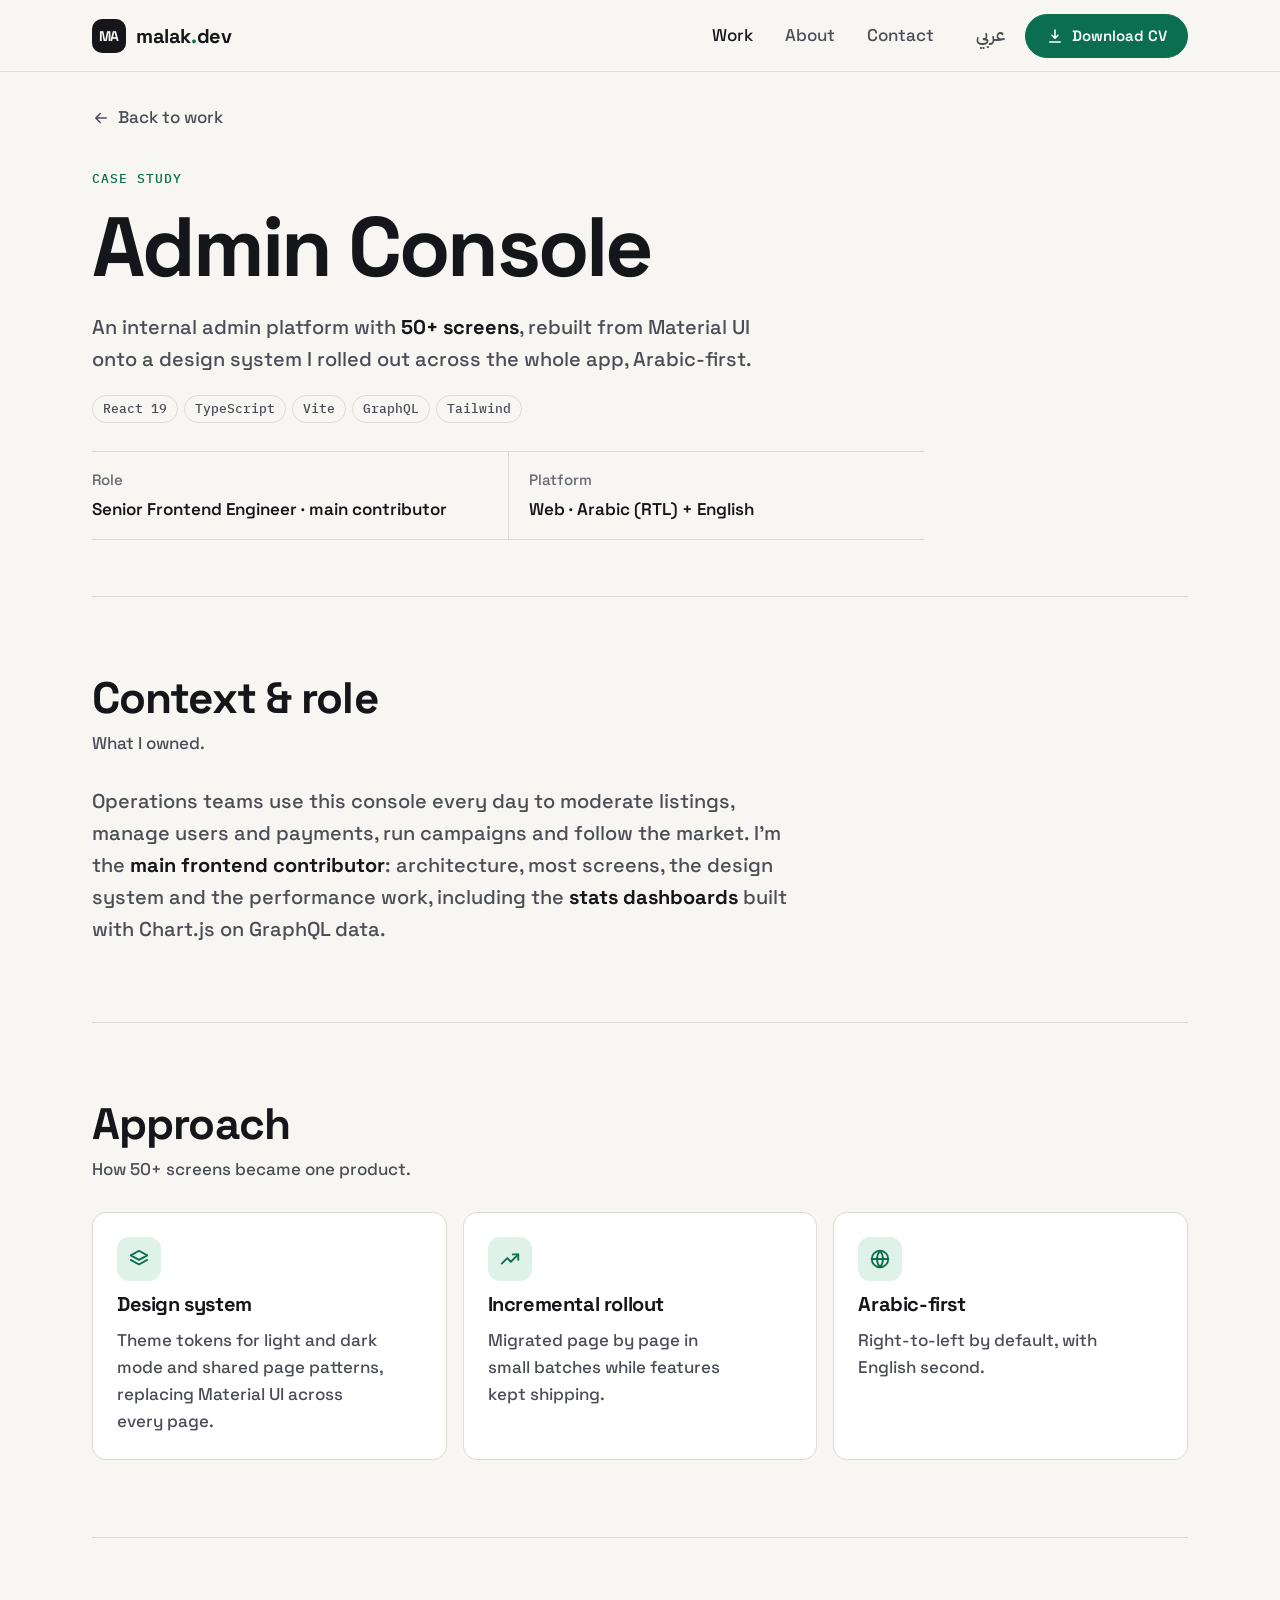
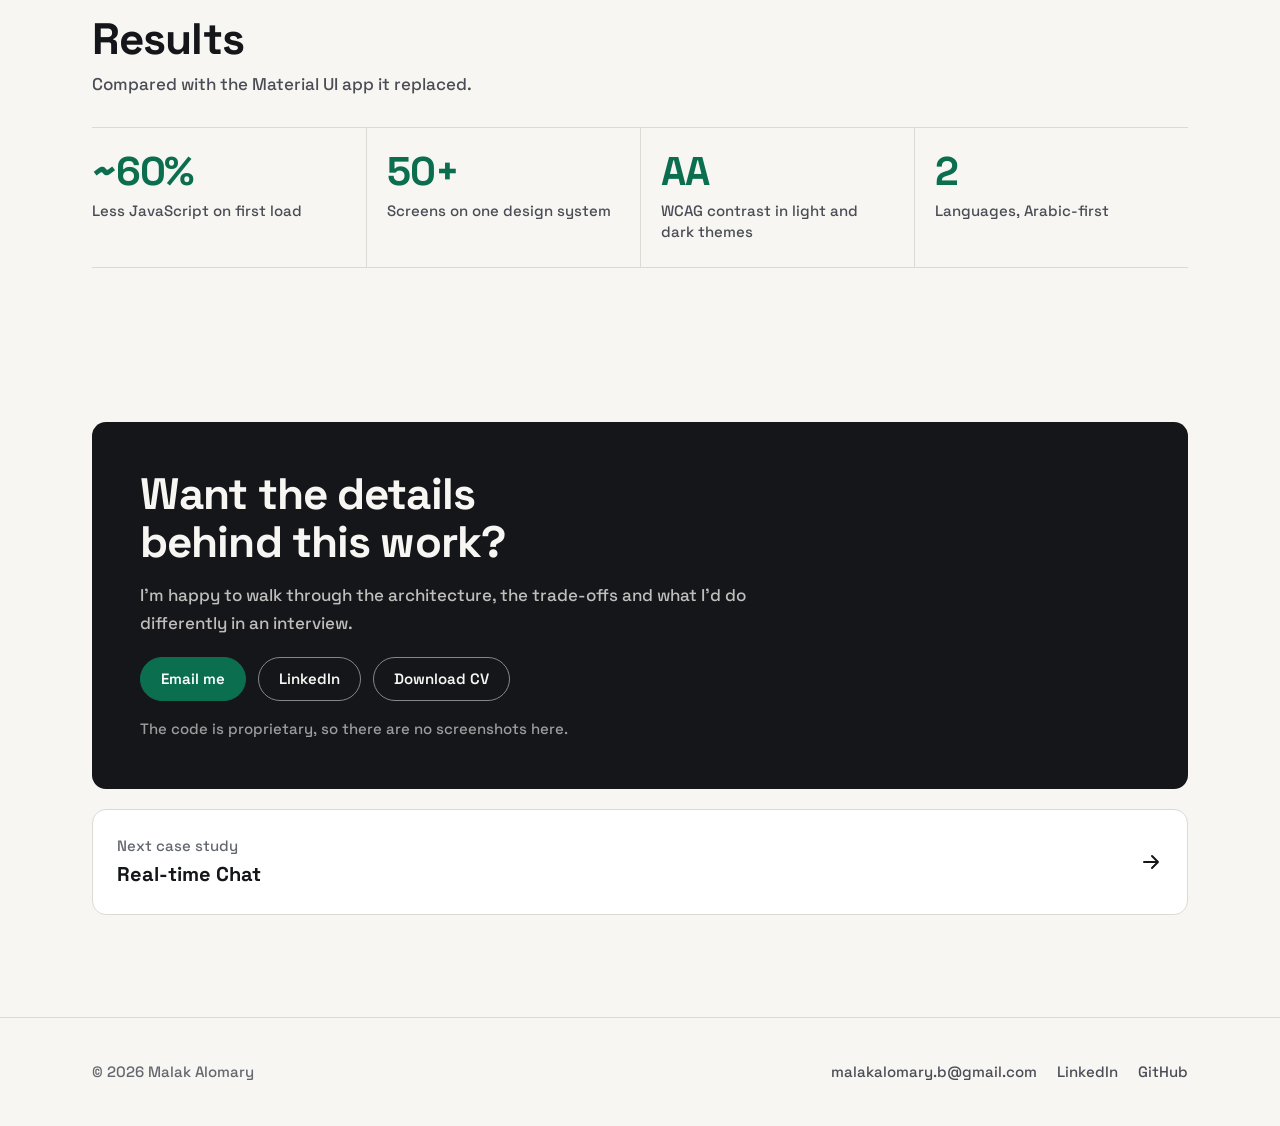
<file: work/admin-console/index.html>
<!doctype html>
<html lang="en" dir="ltr">
<head>
  <meta charset="utf-8">
  <meta name="viewport" content="width=device-width, initial-scale=1">
  <title>Admin Console · Case study · Malak Alomary</title>
  <meta name="description" content="An internal admin platform with 50+ screens, rebuilt from Material UI onto a design system I rolled out across the whole app, Arabic-first.">
  <link rel="canonical" href="https://malakalomari.github.io/malak-dev/work/admin-console/">
  <meta property="og:type" content="article">
  <meta property="og:site_name" content="malak.dev">
  <meta property="og:title" content="Admin Console · Case study · Malak Alomary">
  <meta property="og:description" content="An internal admin platform with 50+ screens, rebuilt from Material UI onto a design system I rolled out across the whole app, Arabic-first.">
  <meta property="og:url" content="https://malakalomari.github.io/malak-dev/work/admin-console/">
  <meta property="og:image" content="https://malakalomari.github.io/malak-dev/assets/img/og-en.png">
  <meta property="og:image:width" content="1200">
  <meta property="og:image:height" content="630">
  <meta property="og:image:alt" content="Admin Console · Case study · Malak Alomary">
  <meta property="og:locale" content="en_US">
  <meta property="og:locale:alternate" content="ar_SA">
  <meta name="twitter:card" content="summary_large_image">
  <link rel="alternate" hreflang="en" href="https://malakalomari.github.io/malak-dev/work/admin-console/">
  <link rel="alternate" hreflang="ar" href="https://malakalomari.github.io/malak-dev/ar/work/admin-console/">
  <link rel="alternate" hreflang="x-default" href="https://malakalomari.github.io/malak-dev/work/admin-console/">
  <meta name="theme-color" content="#f7f6f2" media="(prefers-color-scheme: light)">
  <meta name="theme-color" content="#0e0f12" media="(prefers-color-scheme: dark)">
  <link rel="icon" href="../../assets/img/favicon.svg" type="image/svg+xml">
  <link rel="preload" href="../../assets/fonts/SpaceGrotesk-latin.woff2" as="font" type="font/woff2" crossorigin>
  <link rel="stylesheet" href="../../assets/css/tokens.css">
  <link rel="stylesheet" href="../../assets/css/base.css">
  <link rel="stylesheet" href="../../assets/css/layout.css">
  <link rel="stylesheet" href="../../assets/css/case.css">
  <script src="../../assets/js/main.js" defer></script>
</head>
<body>
  <a class="skip-link" href="#main">Skip to content</a>

  <header class="site-header">
    <div class="container">
      <a class="logo" href="../../" aria-label="Malak Alomary">
        <span class="logo-mark ltr" aria-hidden="true">MA</span>
        <span class="logo-text ltr">malak<span>.</span>dev</span>
      </a>
      <nav class="site-nav" id="site-nav" aria-label="Menu">
        <ul class="nav-list">
          <li><a href="../../#work" aria-current="true">Work</a></li>
          <li><a href="../../#about">About</a></li>
          <li><a href="../../#contact">Contact</a></li>
        </ul>
        <div class="nav-cv"><a class="btn btn--primary" href="../../assets/Malak_Alomary_CV.pdf" download><svg viewBox="0 0 24 24" fill="none" stroke="currentColor" stroke-width="2" stroke-linecap="round" stroke-linejoin="round" aria-hidden="true"><path d="M12 4v11m0 0l-4-4m4 4l4-4M5 20h14"/></svg>Download CV</a></div>
      </nav>
      <div class="header-actions">
        <a class="lang-link" href="../../ar/work/admin-console/" hreflang="ar" lang="ar" aria-label="العربية">عربي</a>
        <a class="btn btn--primary header-cv" href="../../assets/Malak_Alomary_CV.pdf" download><svg viewBox="0 0 24 24" fill="none" stroke="currentColor" stroke-width="2" stroke-linecap="round" stroke-linejoin="round" aria-hidden="true"><path d="M12 4v11m0 0l-4-4m4 4l4-4M5 20h14"/></svg>Download CV</a>
        <button class="menu-toggle" type="button" aria-expanded="false" aria-controls="site-nav" aria-label="Menu"><svg class="icon-open" viewBox="0 0 24 24" fill="none" stroke="currentColor" stroke-width="2" stroke-linecap="round" aria-hidden="true"><path d="M4 7h16M4 12h16M4 17h16"/></svg><svg class="icon-close" viewBox="0 0 24 24" fill="none" stroke="currentColor" stroke-width="2" stroke-linecap="round" aria-hidden="true"><path d="M6 6l12 12M18 6L6 18"/></svg></button>
      </div>
    </div>
  </header>

  <main id="main">
    <div class="container case-page">
      <a class="case-back" href="../../#work"><svg viewBox="0 0 24 24" fill="none" stroke="currentColor" stroke-width="2" stroke-linecap="round" stroke-linejoin="round" aria-hidden="true"><path d="M19 12H5m0 0l6-6m-6 6l6 6"/></svg>Back to work</a>

      <header class="case-hero">
        <span class="eyebrow">Case study</span>
        <h1>Admin Console</h1>
        <p class="case-summary">An internal admin platform with <strong>50+ screens</strong>, rebuilt from Material UI onto a design system I rolled out across the whole app, Arabic-first.</p>
        <ul class="tags" aria-label="Technologies"><li>React 19</li><li>TypeScript</li><li>Vite</li><li>GraphQL</li><li>Tailwind</li></ul>
        <dl class="case-facts"><div><dt>Role</dt><dd>Senior Frontend Engineer · main contributor</dd></div><div><dt>Platform</dt><dd>Web · Arabic (RTL) + English</dd></div></dl>
      </header>

      <section class="case-section" aria-labelledby="ctx-title">
        <div class="case-section-head"><h2 id="ctx-title">Context & role</h2><p>What I owned.</p></div>
        <p class="case-text">Operations teams use this console every day to moderate listings, manage users and payments, run campaigns and follow the market. I'm the <strong>main frontend contributor</strong>: architecture, most screens, the design system and the performance work, including the <strong>stats dashboards</strong> built with Chart.js on GraphQL data.</p>
      </section>

      <section class="case-section" aria-labelledby="appr-title">
        <div class="case-section-head"><h2 id="appr-title">Approach</h2><p>How 50+ screens became one product.</p></div>
        <ul class="pillars"><li class="pillar"><span class="pillar-icon"><svg viewBox="0 0 24 24" fill="none" stroke="currentColor" stroke-width="2" stroke-linecap="round" stroke-linejoin="round" aria-hidden="true"><path d="M12 3l9 5-9 5-9-5 9-5z"/><path d="M3 13l9 5 9-5"/></svg></span><h3>Design system</h3><p>Theme tokens for light and dark mode and shared page patterns, replacing Material UI across every page.</p></li><li class="pillar"><span class="pillar-icon"><svg viewBox="0 0 24 24" fill="none" stroke="currentColor" stroke-width="2" stroke-linecap="round" stroke-linejoin="round" aria-hidden="true"><path d="M3 17l6-6 4 4 8-8"/><path d="M15 7h6v6"/></svg></span><h3>Incremental rollout</h3><p>Migrated page by page in small batches while features kept shipping.</p></li><li class="pillar"><span class="pillar-icon"><svg viewBox="0 0 24 24" fill="none" stroke="currentColor" stroke-width="2" stroke-linecap="round" stroke-linejoin="round" aria-hidden="true"><circle cx="12" cy="12" r="9"/><path d="M3 12h18M12 3a14 14 0 0 1 0 18M12 3a14 14 0 0 0 0 18"/></svg></span><h3>Arabic-first</h3><p>Right-to-left by default, with English second.</p></li></ul>
      </section>

      <section class="case-section" aria-labelledby="res-title">
        <div class="case-section-head"><h2 id="res-title">Results</h2><p>Compared with the Material UI app it replaced.</p></div>
        <ul class="figures"><li><strong class="ltr">~60%</strong><span>Less JavaScript on first load</span></li><li><strong class="ltr">50+</strong><span>Screens on one design system</span></li><li><strong class="ltr">AA</strong><span>WCAG contrast in light and dark themes</span></li><li><strong class="ltr">2</strong><span>Languages, Arabic-first</span></li></ul>
      </section>

      <aside class="case-cta" aria-labelledby="cta-title">
        <h2 id="cta-title">Want the details behind this work?</h2>
        <p>I'm happy to walk through the architecture, the trade-offs and what I'd do differently in an interview.</p>
        <div class="case-cta-actions">
          <a class="btn btn--primary" href="mailto:malakalomary.b@gmail.com">Email me</a>
          <a class="btn" href="https://linkedin.com/in/malak-alomari" target="_blank" rel="noopener">LinkedIn</a>
          <a class="btn" href="../../assets/Malak_Alomary_CV.pdf" download>Download CV</a>
        </div>
        <small>The code is proprietary, so there are no screenshots here.</small>
      </aside>

      <a class="next-project" href="../web-chat/"><div><span>Next case study</span><strong>Real-time Chat</strong></div><svg viewBox="0 0 24 24" fill="none" stroke="currentColor" stroke-width="2" stroke-linecap="round" stroke-linejoin="round" aria-hidden="true"><path d="M5 12h14m0 0l-6-6m6 6l-6 6"/></svg></a>
    </div>
  </main>

  <footer class="site-footer">
    <div class="container">
      <p>© <span class="ltr" data-year>2026</span> Malak Alomary</p>
      <ul class="footer-links">
        <li><a class="ltr" href="mailto:malakalomary.b@gmail.com">malakalomary.b@gmail.com</a></li>
        <li><a href="https://linkedin.com/in/malak-alomari" target="_blank" rel="noopener">LinkedIn</a></li>
        <li><a href="https://github.com/malakalomari" target="_blank" rel="noopener">GitHub</a></li>
      </ul>
    </div>
  </footer>
</body>
</html>
</file>
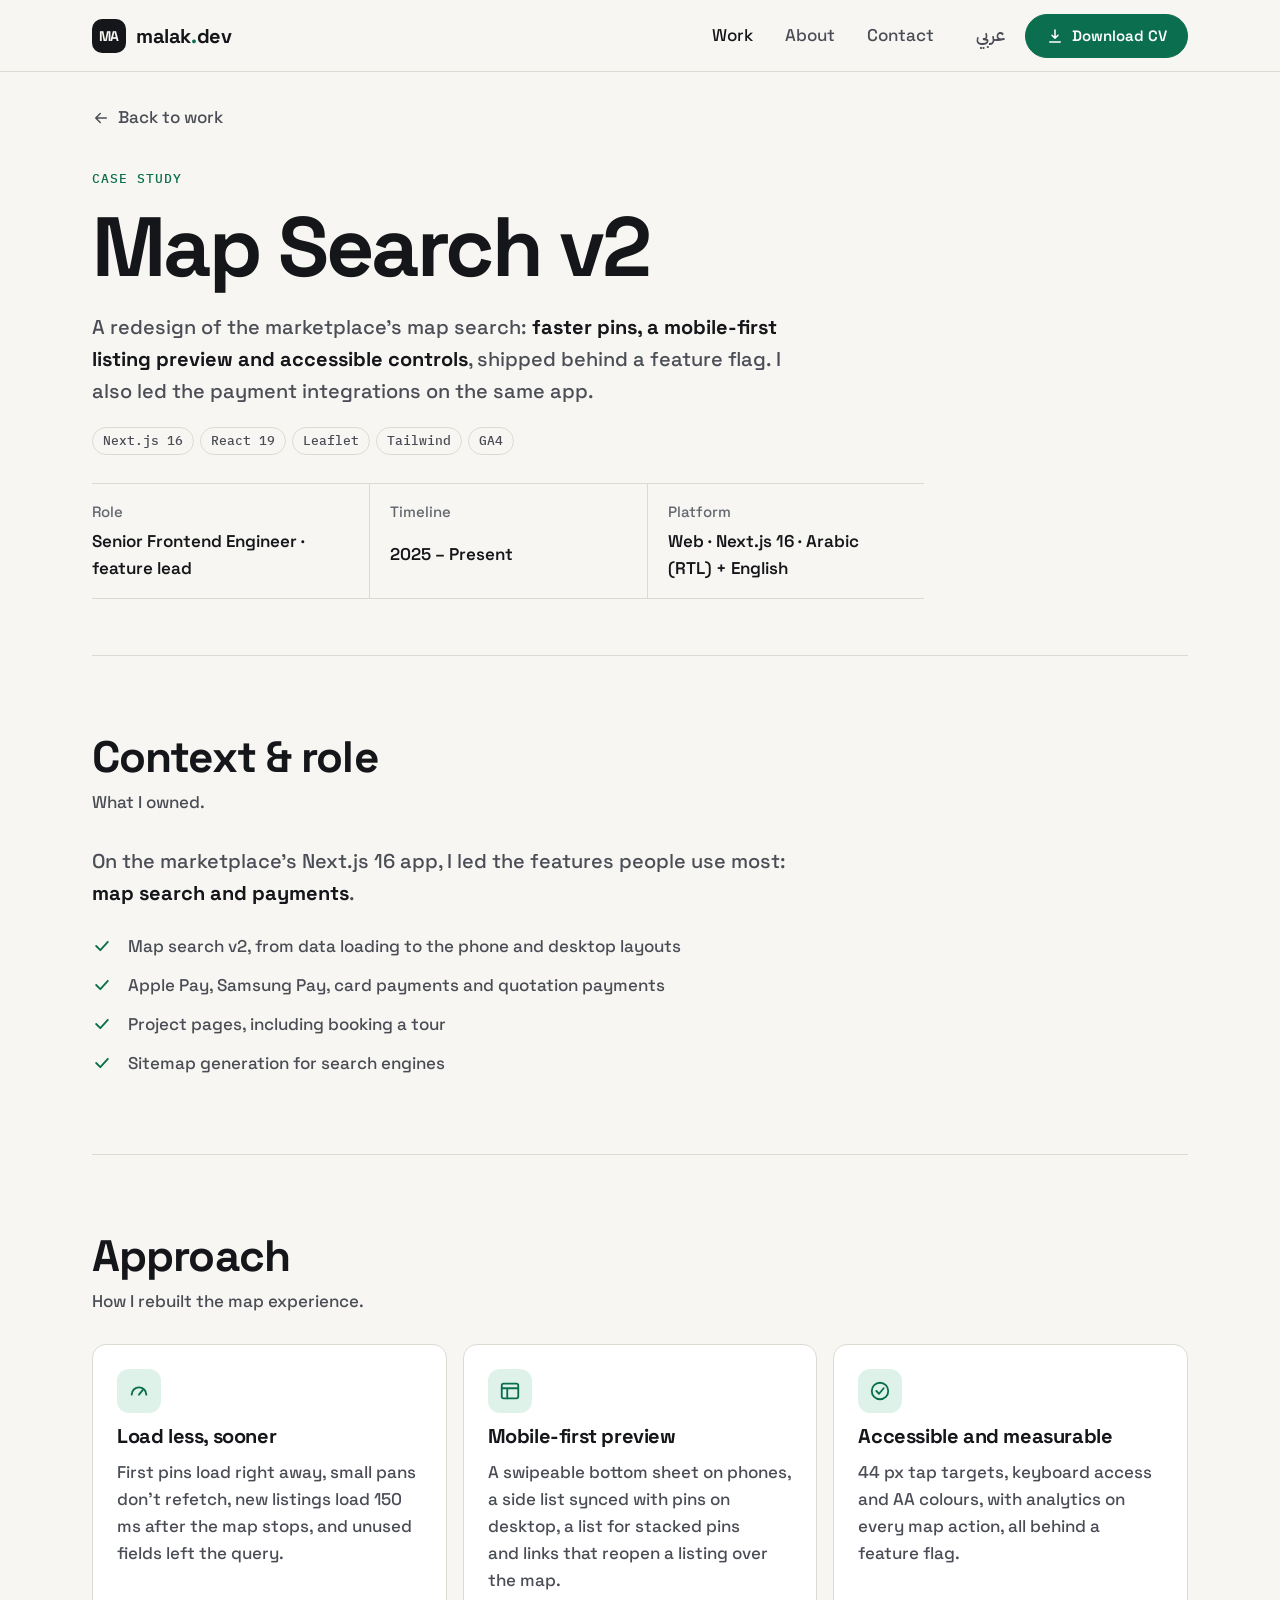
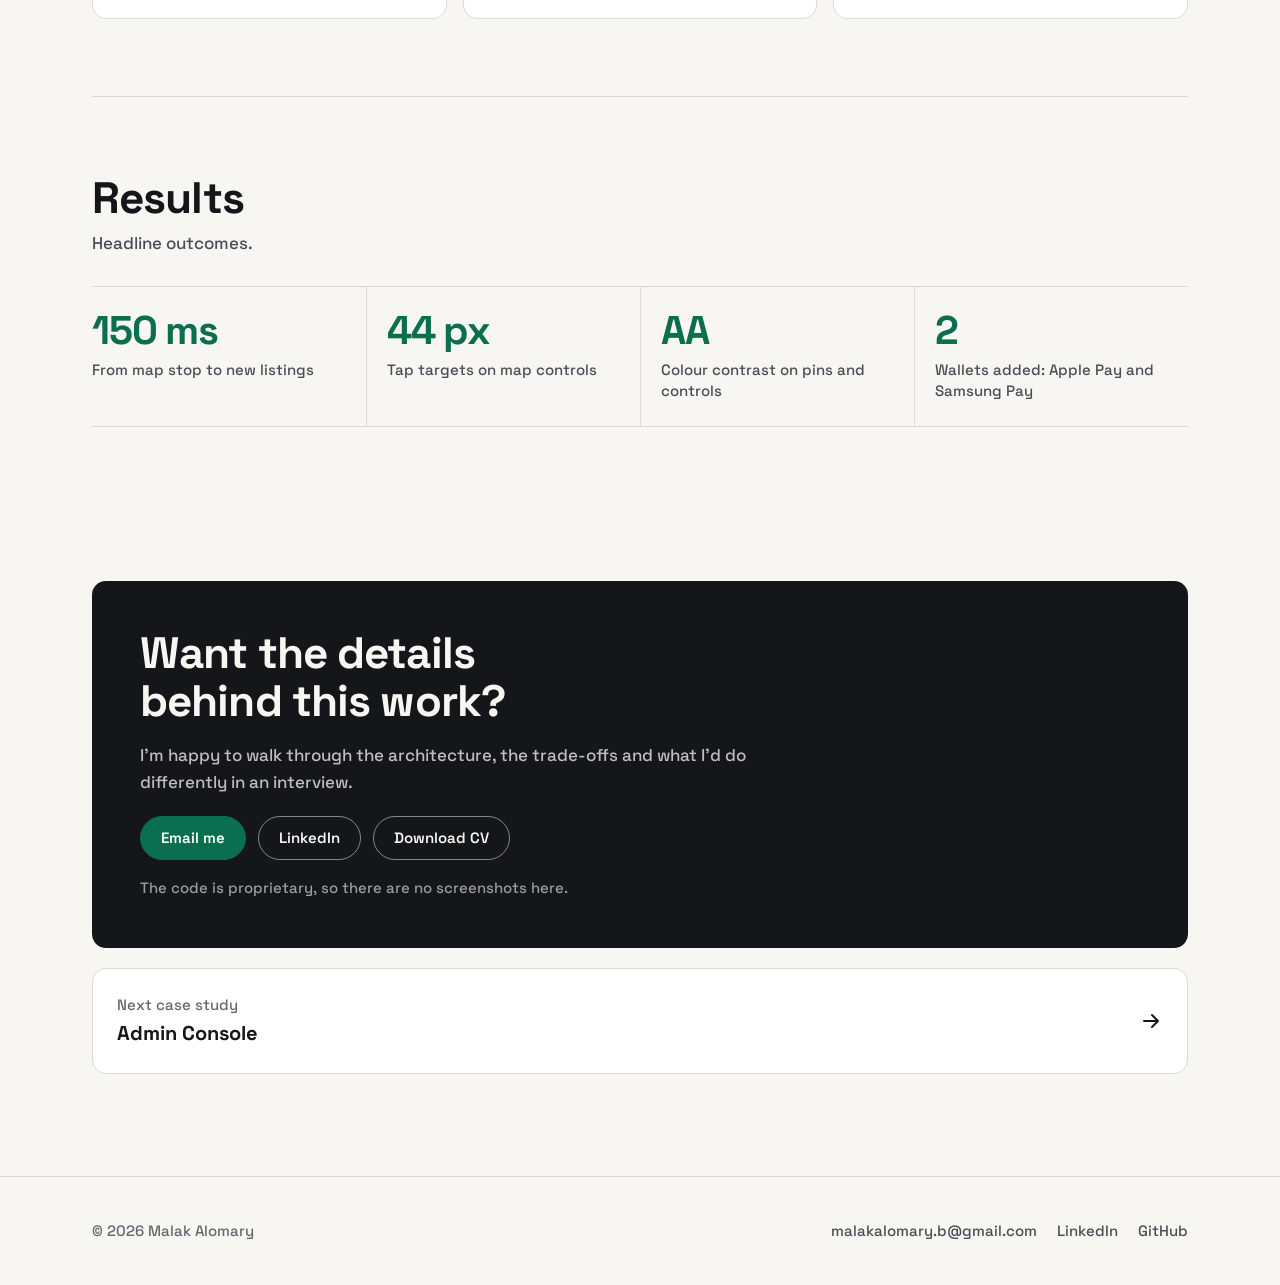
<file: work/map-search/index.html>
<!doctype html>
<html lang="en" dir="ltr">
<head>
  <meta charset="utf-8">
  <meta name="viewport" content="width=device-width, initial-scale=1">
  <title>Map Search v2 · Case study · Malak Alomary</title>
  <meta name="description" content="A redesign of the marketplace&#x27;s map search: faster pins, a mobile-first listing preview and accessible controls, shipped behind a feature flag. I also led the payment integrations on the same app.">
  <link rel="canonical" href="https://malakalomari.github.io/malak-dev/work/map-search/">
  <meta property="og:type" content="article">
  <meta property="og:site_name" content="malak.dev">
  <meta property="og:title" content="Map Search v2 · Case study · Malak Alomary">
  <meta property="og:description" content="A redesign of the marketplace&#x27;s map search: faster pins, a mobile-first listing preview and accessible controls, shipped behind a feature flag. I also led the payment integrations on the same app.">
  <meta property="og:url" content="https://malakalomari.github.io/malak-dev/work/map-search/">
  <meta property="og:image" content="https://malakalomari.github.io/malak-dev/assets/img/og-en.png">
  <meta property="og:image:width" content="1200">
  <meta property="og:image:height" content="630">
  <meta property="og:image:alt" content="Map Search v2 · Case study · Malak Alomary">
  <meta property="og:locale" content="en_US">
  <meta property="og:locale:alternate" content="ar_SA">
  <meta name="twitter:card" content="summary_large_image">
  <link rel="alternate" hreflang="en" href="https://malakalomari.github.io/malak-dev/work/map-search/">
  <link rel="alternate" hreflang="ar" href="https://malakalomari.github.io/malak-dev/ar/work/map-search/">
  <link rel="alternate" hreflang="x-default" href="https://malakalomari.github.io/malak-dev/work/map-search/">
  <meta name="theme-color" content="#f7f6f2" media="(prefers-color-scheme: light)">
  <meta name="theme-color" content="#0e0f12" media="(prefers-color-scheme: dark)">
  <link rel="icon" href="../../assets/img/favicon.svg" type="image/svg+xml">
  <link rel="preload" href="../../assets/fonts/SpaceGrotesk-latin.woff2" as="font" type="font/woff2" crossorigin>
  <link rel="stylesheet" href="../../assets/css/tokens.css">
  <link rel="stylesheet" href="../../assets/css/base.css">
  <link rel="stylesheet" href="../../assets/css/layout.css">
  <link rel="stylesheet" href="../../assets/css/case.css">
  <script src="../../assets/js/main.js" defer></script>
</head>
<body>
  <a class="skip-link" href="#main">Skip to content</a>

  <header class="site-header">
    <div class="container">
      <a class="logo" href="../../" aria-label="Malak Alomary">
        <span class="logo-mark ltr" aria-hidden="true">MA</span>
        <span class="logo-text ltr">malak<span>.</span>dev</span>
      </a>
      <nav class="site-nav" id="site-nav" aria-label="Menu">
        <ul class="nav-list">
          <li><a href="../../#work" aria-current="true">Work</a></li>
          <li><a href="../../#about">About</a></li>
          <li><a href="../../#contact">Contact</a></li>
        </ul>
        <div class="nav-cv"><a class="btn btn--primary" href="../../assets/Malak_Alomary_CV.pdf" download><svg viewBox="0 0 24 24" fill="none" stroke="currentColor" stroke-width="2" stroke-linecap="round" stroke-linejoin="round" aria-hidden="true"><path d="M12 4v11m0 0l-4-4m4 4l4-4M5 20h14"/></svg>Download CV</a></div>
      </nav>
      <div class="header-actions">
        <a class="lang-link" href="../../ar/work/map-search/" hreflang="ar" lang="ar" aria-label="العربية">عربي</a>
        <a class="btn btn--primary header-cv" href="../../assets/Malak_Alomary_CV.pdf" download><svg viewBox="0 0 24 24" fill="none" stroke="currentColor" stroke-width="2" stroke-linecap="round" stroke-linejoin="round" aria-hidden="true"><path d="M12 4v11m0 0l-4-4m4 4l4-4M5 20h14"/></svg>Download CV</a>
        <button class="menu-toggle" type="button" aria-expanded="false" aria-controls="site-nav" aria-label="Menu"><svg class="icon-open" viewBox="0 0 24 24" fill="none" stroke="currentColor" stroke-width="2" stroke-linecap="round" aria-hidden="true"><path d="M4 7h16M4 12h16M4 17h16"/></svg><svg class="icon-close" viewBox="0 0 24 24" fill="none" stroke="currentColor" stroke-width="2" stroke-linecap="round" aria-hidden="true"><path d="M6 6l12 12M18 6L6 18"/></svg></button>
      </div>
    </div>
  </header>

  <main id="main">
    <div class="container case-page">
      <a class="case-back" href="../../#work"><svg viewBox="0 0 24 24" fill="none" stroke="currentColor" stroke-width="2" stroke-linecap="round" stroke-linejoin="round" aria-hidden="true"><path d="M19 12H5m0 0l6-6m-6 6l6 6"/></svg>Back to work</a>

      <header class="case-hero">
        <span class="eyebrow">Case study</span>
        <h1>Map Search v2</h1>
        <p class="case-summary">A redesign of the marketplace's map search: <strong>faster pins, a mobile-first listing preview and accessible controls</strong>, shipped behind a feature flag. I also led the payment integrations on the same app.</p>
        <ul class="tags" aria-label="Technologies"><li>Next.js 16</li><li>React 19</li><li>Leaflet</li><li>Tailwind</li><li>GA4</li></ul>
        <dl class="case-facts"><div><dt>Role</dt><dd>Senior Frontend Engineer · feature lead</dd></div><div><dt>Timeline</dt><dd>2025 – Present</dd></div><div><dt>Platform</dt><dd>Web · Next.js 16 · Arabic (RTL) + English</dd></div></dl>
      </header>

      <section class="case-section" aria-labelledby="ctx-title">
        <div class="case-section-head"><h2 id="ctx-title">Context & role</h2><p>What I owned.</p></div>
        <p class="case-text">On the marketplace's Next.js 16 app, I led the features people use most: <strong>map search and payments</strong>.</p>
        <h3 class="visually-hidden">What I owned</h3>
        <ul class="case-list" aria-label="What I owned"><li><svg viewBox="0 0 24 24" fill="none" stroke="currentColor" stroke-width="2.2" stroke-linecap="round" stroke-linejoin="round" aria-hidden="true"><path d="M5 12l5 5 9-10"/></svg><span>Map search v2, from data loading to the phone and desktop layouts</span></li><li><svg viewBox="0 0 24 24" fill="none" stroke="currentColor" stroke-width="2.2" stroke-linecap="round" stroke-linejoin="round" aria-hidden="true"><path d="M5 12l5 5 9-10"/></svg><span>Apple Pay, Samsung Pay, card payments and quotation payments</span></li><li><svg viewBox="0 0 24 24" fill="none" stroke="currentColor" stroke-width="2.2" stroke-linecap="round" stroke-linejoin="round" aria-hidden="true"><path d="M5 12l5 5 9-10"/></svg><span>Project pages, including booking a tour</span></li><li><svg viewBox="0 0 24 24" fill="none" stroke="currentColor" stroke-width="2.2" stroke-linecap="round" stroke-linejoin="round" aria-hidden="true"><path d="M5 12l5 5 9-10"/></svg><span>Sitemap generation for search engines</span></li></ul>
      </section>

      <section class="case-section" aria-labelledby="appr-title">
        <div class="case-section-head"><h2 id="appr-title">Approach</h2><p>How I rebuilt the map experience.</p></div>
        <ul class="pillars"><li class="pillar"><span class="pillar-icon"><svg viewBox="0 0 24 24" fill="none" stroke="currentColor" stroke-width="2" stroke-linecap="round" stroke-linejoin="round" aria-hidden="true"><path d="M4 16a8 8 0 1 1 16 0"/><path d="M12 16l4-5"/></svg></span><h3>Load less, sooner</h3><p>First pins load right away, small pans don't refetch, new listings load 150 ms after the map stops, and unused fields left the query.</p></li><li class="pillar"><span class="pillar-icon"><svg viewBox="0 0 24 24" fill="none" stroke="currentColor" stroke-width="2" stroke-linecap="round" stroke-linejoin="round" aria-hidden="true"><rect x="3" y="4" width="18" height="16" rx="2"/><path d="M3 9h18M9 9v11"/></svg></span><h3>Mobile-first preview</h3><p>A swipeable bottom sheet on phones, a side list synced with pins on desktop, a list for stacked pins and links that reopen a listing over the map.</p></li><li class="pillar"><span class="pillar-icon"><svg viewBox="0 0 24 24" fill="none" stroke="currentColor" stroke-width="2" stroke-linecap="round" stroke-linejoin="round" aria-hidden="true"><circle cx="12" cy="12" r="9"/><path d="M8 12l3 3 5-6"/></svg></span><h3>Accessible and measurable</h3><p>44 px tap targets, keyboard access and AA colours, with analytics on every map action, all behind a feature flag.</p></li></ul>
      </section>

      <section class="case-section" aria-labelledby="res-title">
        <div class="case-section-head"><h2 id="res-title">Results</h2><p>Headline outcomes.</p></div>
        <ul class="figures"><li><strong class="ltr">150 ms</strong><span>From map stop to new listings</span></li><li><strong class="ltr">44 px</strong><span>Tap targets on map controls</span></li><li><strong class="ltr">AA</strong><span>Colour contrast on pins and controls</span></li><li><strong class="ltr">2</strong><span>Wallets added: Apple Pay and Samsung Pay</span></li></ul>
      </section>

      <aside class="case-cta" aria-labelledby="cta-title">
        <h2 id="cta-title">Want the details behind this work?</h2>
        <p>I'm happy to walk through the architecture, the trade-offs and what I'd do differently in an interview.</p>
        <div class="case-cta-actions">
          <a class="btn btn--primary" href="mailto:malakalomary.b@gmail.com">Email me</a>
          <a class="btn" href="https://linkedin.com/in/malak-alomari" target="_blank" rel="noopener">LinkedIn</a>
          <a class="btn" href="../../assets/Malak_Alomary_CV.pdf" download>Download CV</a>
        </div>
        <small>The code is proprietary, so there are no screenshots here.</small>
      </aside>

      <a class="next-project" href="../admin-console/"><div><span>Next case study</span><strong>Admin Console</strong></div><svg viewBox="0 0 24 24" fill="none" stroke="currentColor" stroke-width="2" stroke-linecap="round" stroke-linejoin="round" aria-hidden="true"><path d="M5 12h14m0 0l-6-6m6 6l-6 6"/></svg></a>
    </div>
  </main>

  <footer class="site-footer">
    <div class="container">
      <p>© <span class="ltr" data-year>2026</span> Malak Alomary</p>
      <ul class="footer-links">
        <li><a class="ltr" href="mailto:malakalomary.b@gmail.com">malakalomary.b@gmail.com</a></li>
        <li><a href="https://linkedin.com/in/malak-alomari" target="_blank" rel="noopener">LinkedIn</a></li>
        <li><a href="https://github.com/malakalomari" target="_blank" rel="noopener">GitHub</a></li>
      </ul>
    </div>
  </footer>
</body>
</html>
</file>
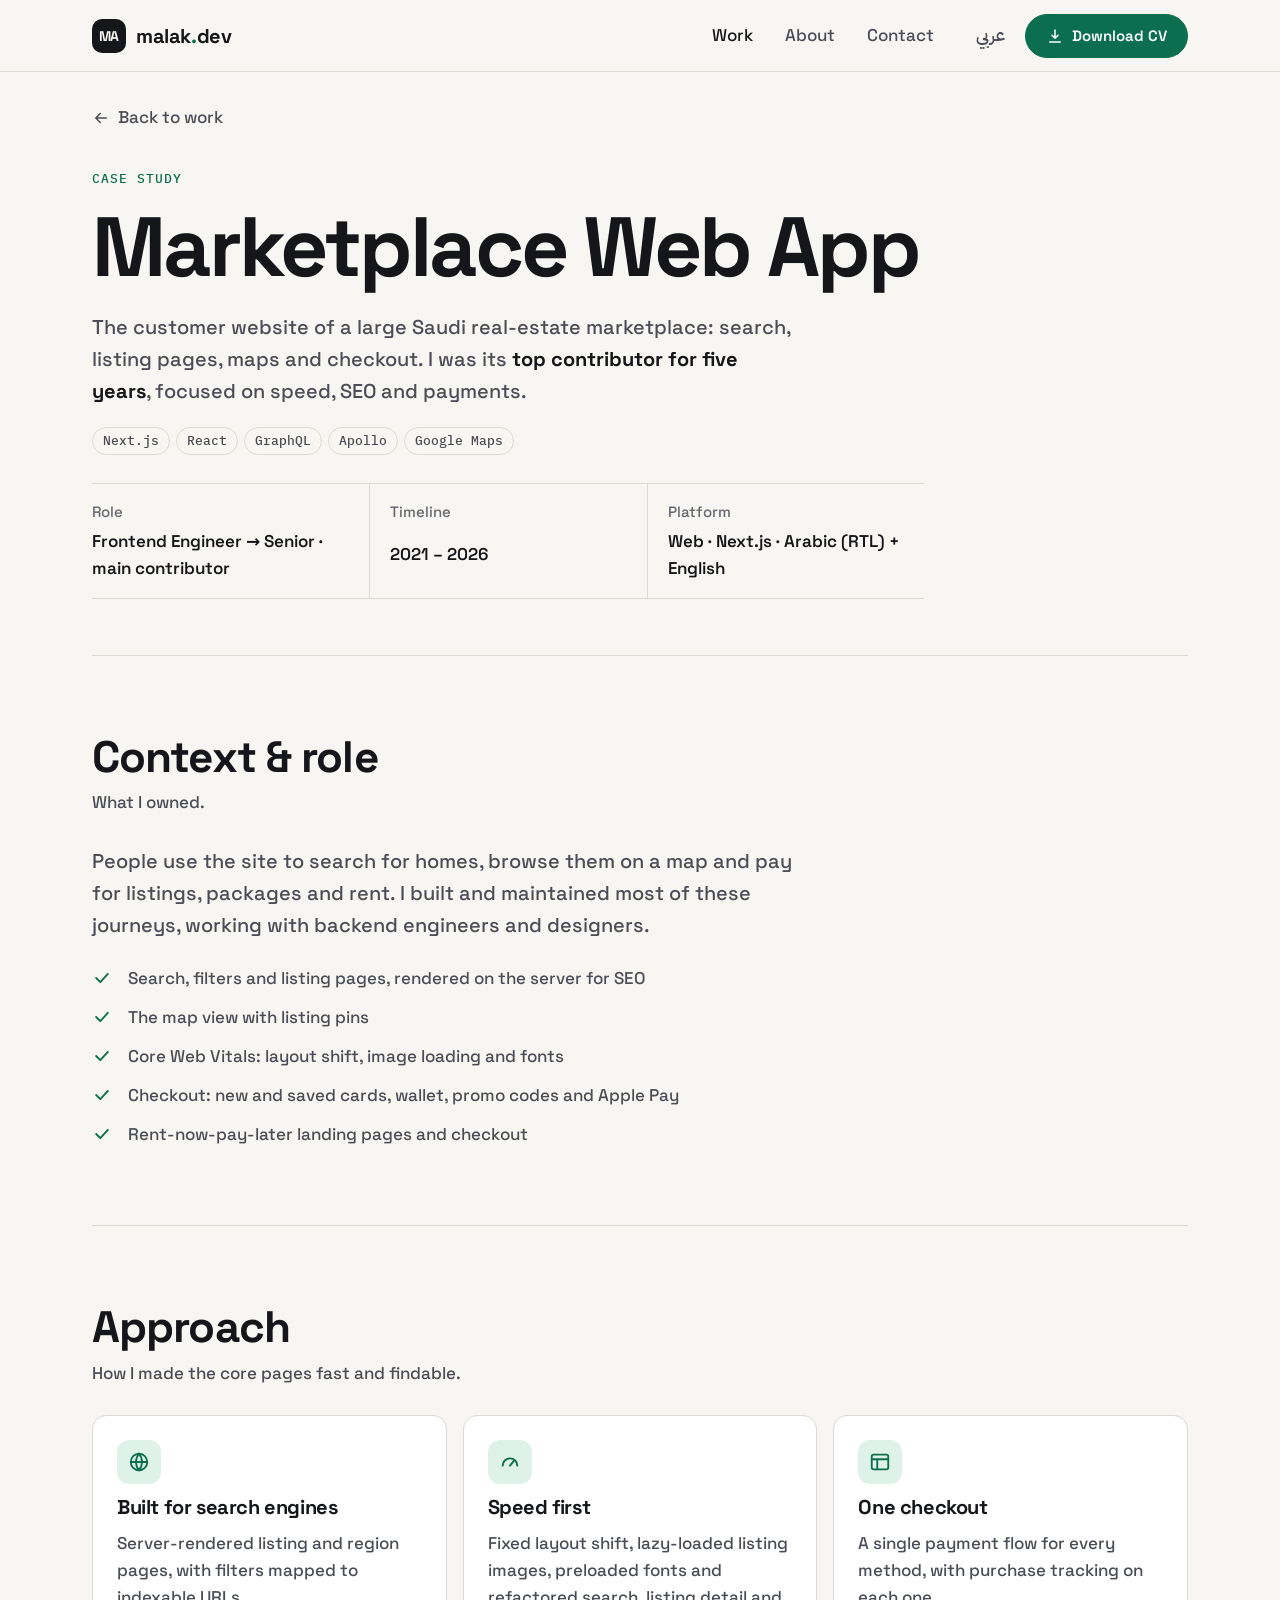
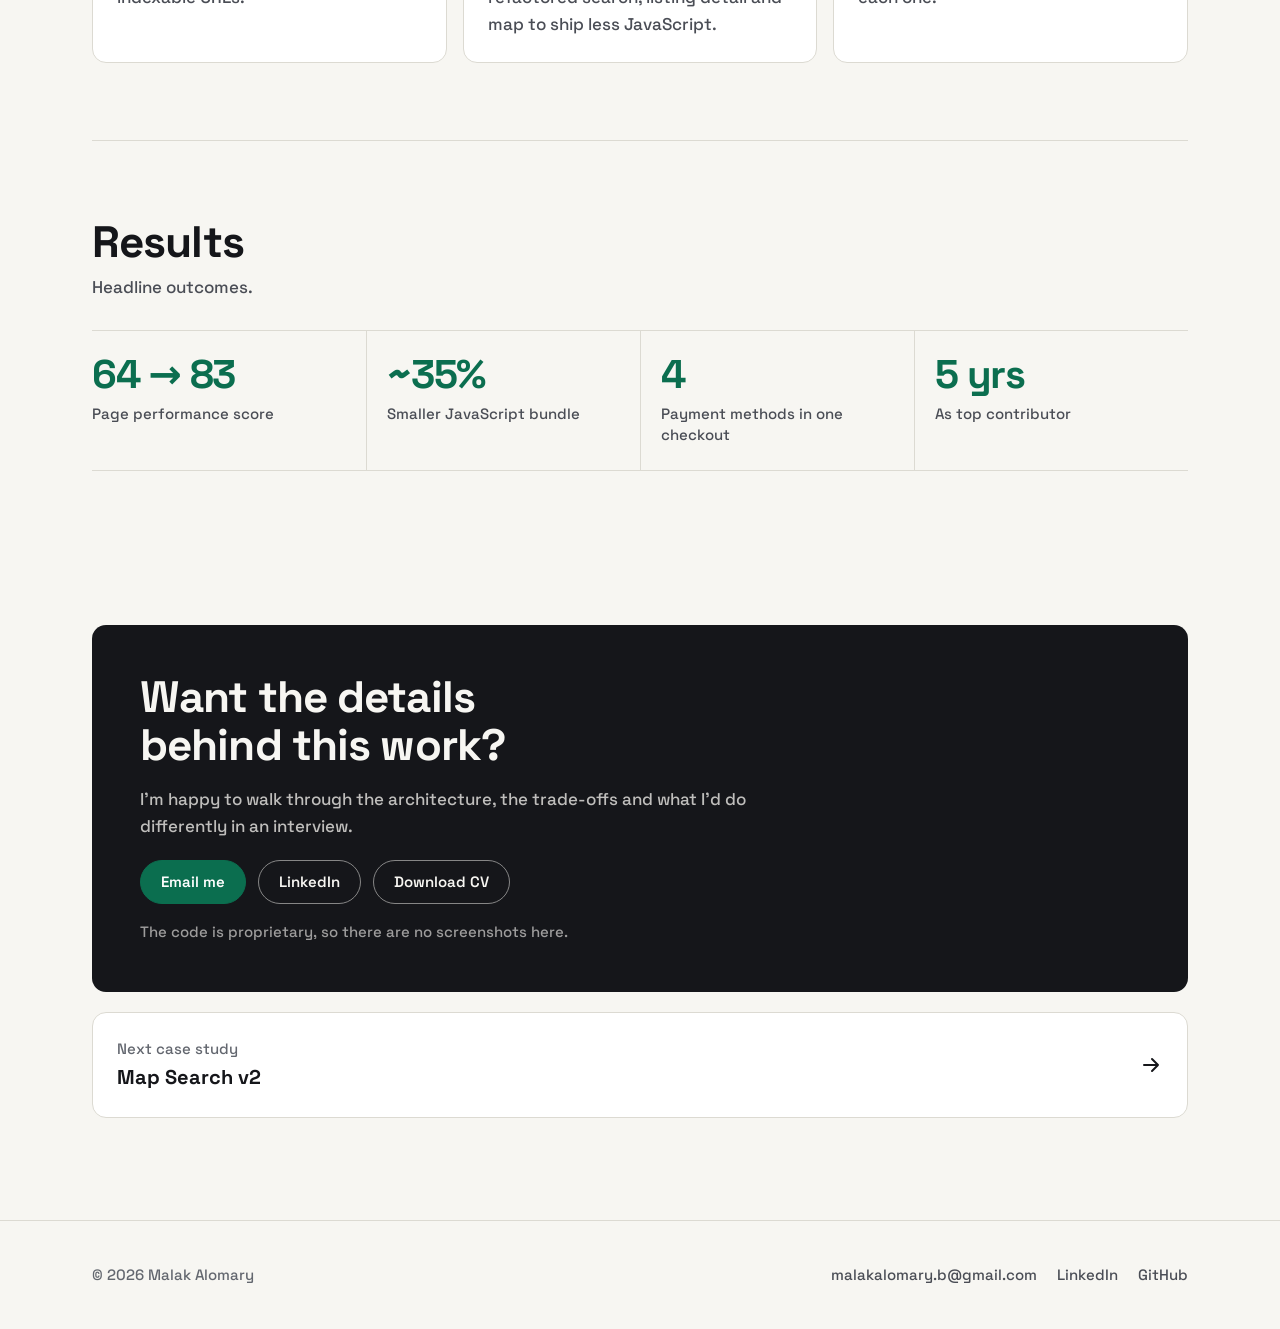
<file: work/marketplace-web/index.html>
<!doctype html>
<html lang="en" dir="ltr">
<head>
  <meta charset="utf-8">
  <meta name="viewport" content="width=device-width, initial-scale=1">
  <title>Marketplace Web App · Case study · Malak Alomary</title>
  <meta name="description" content="The customer website of a large Saudi real-estate marketplace: search, listing pages, maps and checkout. I was its top contributor for five years, focused on speed, SEO and payments.">
  <link rel="canonical" href="https://malakalomari.github.io/malak-dev/work/marketplace-web/">
  <meta property="og:type" content="article">
  <meta property="og:site_name" content="malak.dev">
  <meta property="og:title" content="Marketplace Web App · Case study · Malak Alomary">
  <meta property="og:description" content="The customer website of a large Saudi real-estate marketplace: search, listing pages, maps and checkout. I was its top contributor for five years, focused on speed, SEO and payments.">
  <meta property="og:url" content="https://malakalomari.github.io/malak-dev/work/marketplace-web/">
  <meta property="og:image" content="https://malakalomari.github.io/malak-dev/assets/img/og-en.png">
  <meta property="og:image:width" content="1200">
  <meta property="og:image:height" content="630">
  <meta property="og:image:alt" content="Marketplace Web App · Case study · Malak Alomary">
  <meta property="og:locale" content="en_US">
  <meta property="og:locale:alternate" content="ar_SA">
  <meta name="twitter:card" content="summary_large_image">
  <link rel="alternate" hreflang="en" href="https://malakalomari.github.io/malak-dev/work/marketplace-web/">
  <link rel="alternate" hreflang="ar" href="https://malakalomari.github.io/malak-dev/ar/work/marketplace-web/">
  <link rel="alternate" hreflang="x-default" href="https://malakalomari.github.io/malak-dev/work/marketplace-web/">
  <meta name="theme-color" content="#f7f6f2" media="(prefers-color-scheme: light)">
  <meta name="theme-color" content="#0e0f12" media="(prefers-color-scheme: dark)">
  <link rel="icon" href="../../assets/img/favicon.svg" type="image/svg+xml">
  <link rel="preload" href="../../assets/fonts/SpaceGrotesk-latin.woff2" as="font" type="font/woff2" crossorigin>
  <link rel="stylesheet" href="../../assets/css/tokens.css">
  <link rel="stylesheet" href="../../assets/css/base.css">
  <link rel="stylesheet" href="../../assets/css/layout.css">
  <link rel="stylesheet" href="../../assets/css/case.css">
  <script src="../../assets/js/main.js" defer></script>
</head>
<body>
  <a class="skip-link" href="#main">Skip to content</a>

  <header class="site-header">
    <div class="container">
      <a class="logo" href="../../" aria-label="Malak Alomary">
        <span class="logo-mark ltr" aria-hidden="true">MA</span>
        <span class="logo-text ltr">malak<span>.</span>dev</span>
      </a>
      <nav class="site-nav" id="site-nav" aria-label="Menu">
        <ul class="nav-list">
          <li><a href="../../#work" aria-current="true">Work</a></li>
          <li><a href="../../#about">About</a></li>
          <li><a href="../../#contact">Contact</a></li>
        </ul>
        <div class="nav-cv"><a class="btn btn--primary" href="../../assets/Malak_Alomary_CV.pdf" download><svg viewBox="0 0 24 24" fill="none" stroke="currentColor" stroke-width="2" stroke-linecap="round" stroke-linejoin="round" aria-hidden="true"><path d="M12 4v11m0 0l-4-4m4 4l4-4M5 20h14"/></svg>Download CV</a></div>
      </nav>
      <div class="header-actions">
        <a class="lang-link" href="../../ar/work/marketplace-web/" hreflang="ar" lang="ar" aria-label="العربية">عربي</a>
        <a class="btn btn--primary header-cv" href="../../assets/Malak_Alomary_CV.pdf" download><svg viewBox="0 0 24 24" fill="none" stroke="currentColor" stroke-width="2" stroke-linecap="round" stroke-linejoin="round" aria-hidden="true"><path d="M12 4v11m0 0l-4-4m4 4l4-4M5 20h14"/></svg>Download CV</a>
        <button class="menu-toggle" type="button" aria-expanded="false" aria-controls="site-nav" aria-label="Menu"><svg class="icon-open" viewBox="0 0 24 24" fill="none" stroke="currentColor" stroke-width="2" stroke-linecap="round" aria-hidden="true"><path d="M4 7h16M4 12h16M4 17h16"/></svg><svg class="icon-close" viewBox="0 0 24 24" fill="none" stroke="currentColor" stroke-width="2" stroke-linecap="round" aria-hidden="true"><path d="M6 6l12 12M18 6L6 18"/></svg></button>
      </div>
    </div>
  </header>

  <main id="main">
    <div class="container case-page">
      <a class="case-back" href="../../#work"><svg viewBox="0 0 24 24" fill="none" stroke="currentColor" stroke-width="2" stroke-linecap="round" stroke-linejoin="round" aria-hidden="true"><path d="M19 12H5m0 0l6-6m-6 6l6 6"/></svg>Back to work</a>

      <header class="case-hero">
        <span class="eyebrow">Case study</span>
        <h1>Marketplace Web App</h1>
        <p class="case-summary">The customer website of a large Saudi real-estate marketplace: search, listing pages, maps and checkout. I was its <strong>top contributor for five years</strong>, focused on speed, SEO and payments.</p>
        <ul class="tags" aria-label="Technologies"><li>Next.js</li><li>React</li><li>GraphQL</li><li>Apollo</li><li>Google Maps</li></ul>
        <dl class="case-facts"><div><dt>Role</dt><dd>Frontend Engineer → Senior · main contributor</dd></div><div><dt>Timeline</dt><dd>2021 – 2026</dd></div><div><dt>Platform</dt><dd>Web · Next.js · Arabic (RTL) + English</dd></div></dl>
      </header>

      <section class="case-section" aria-labelledby="ctx-title">
        <div class="case-section-head"><h2 id="ctx-title">Context & role</h2><p>What I owned.</p></div>
        <p class="case-text">People use the site to search for homes, browse them on a map and pay for listings, packages and rent. I built and maintained most of these journeys, working with backend engineers and designers.</p>
        <h3 class="visually-hidden">What I owned</h3>
        <ul class="case-list" aria-label="What I owned"><li><svg viewBox="0 0 24 24" fill="none" stroke="currentColor" stroke-width="2.2" stroke-linecap="round" stroke-linejoin="round" aria-hidden="true"><path d="M5 12l5 5 9-10"/></svg><span>Search, filters and listing pages, rendered on the server for SEO</span></li><li><svg viewBox="0 0 24 24" fill="none" stroke="currentColor" stroke-width="2.2" stroke-linecap="round" stroke-linejoin="round" aria-hidden="true"><path d="M5 12l5 5 9-10"/></svg><span>The map view with listing pins</span></li><li><svg viewBox="0 0 24 24" fill="none" stroke="currentColor" stroke-width="2.2" stroke-linecap="round" stroke-linejoin="round" aria-hidden="true"><path d="M5 12l5 5 9-10"/></svg><span>Core Web Vitals: layout shift, image loading and fonts</span></li><li><svg viewBox="0 0 24 24" fill="none" stroke="currentColor" stroke-width="2.2" stroke-linecap="round" stroke-linejoin="round" aria-hidden="true"><path d="M5 12l5 5 9-10"/></svg><span>Checkout: new and saved cards, wallet, promo codes and Apple Pay</span></li><li><svg viewBox="0 0 24 24" fill="none" stroke="currentColor" stroke-width="2.2" stroke-linecap="round" stroke-linejoin="round" aria-hidden="true"><path d="M5 12l5 5 9-10"/></svg><span>Rent-now-pay-later landing pages and checkout</span></li></ul>
      </section>

      <section class="case-section" aria-labelledby="appr-title">
        <div class="case-section-head"><h2 id="appr-title">Approach</h2><p>How I made the core pages fast and findable.</p></div>
        <ul class="pillars"><li class="pillar"><span class="pillar-icon"><svg viewBox="0 0 24 24" fill="none" stroke="currentColor" stroke-width="2" stroke-linecap="round" stroke-linejoin="round" aria-hidden="true"><circle cx="12" cy="12" r="9"/><path d="M3 12h18M12 3a14 14 0 0 1 0 18M12 3a14 14 0 0 0 0 18"/></svg></span><h3>Built for search engines</h3><p>Server-rendered listing and region pages, with filters mapped to indexable URLs.</p></li><li class="pillar"><span class="pillar-icon"><svg viewBox="0 0 24 24" fill="none" stroke="currentColor" stroke-width="2" stroke-linecap="round" stroke-linejoin="round" aria-hidden="true"><path d="M4 16a8 8 0 1 1 16 0"/><path d="M12 16l4-5"/></svg></span><h3>Speed first</h3><p>Fixed layout shift, lazy-loaded listing images, preloaded fonts and refactored search, listing detail and map to ship less JavaScript.</p></li><li class="pillar"><span class="pillar-icon"><svg viewBox="0 0 24 24" fill="none" stroke="currentColor" stroke-width="2" stroke-linecap="round" stroke-linejoin="round" aria-hidden="true"><rect x="3" y="4" width="18" height="16" rx="2"/><path d="M3 9h18M9 9v11"/></svg></span><h3>One checkout</h3><p>A single payment flow for every method, with purchase tracking on each one.</p></li></ul>
      </section>

      <section class="case-section" aria-labelledby="res-title">
        <div class="case-section-head"><h2 id="res-title">Results</h2><p>Headline outcomes.</p></div>
        <ul class="figures"><li><strong class="ltr">64 → 83</strong><span>Page performance score</span></li><li><strong class="ltr">~35%</strong><span>Smaller JavaScript bundle</span></li><li><strong class="ltr">4</strong><span>Payment methods in one checkout</span></li><li><strong class="ltr">5 yrs</strong><span>As top contributor</span></li></ul>
      </section>

      <aside class="case-cta" aria-labelledby="cta-title">
        <h2 id="cta-title">Want the details behind this work?</h2>
        <p>I'm happy to walk through the architecture, the trade-offs and what I'd do differently in an interview.</p>
        <div class="case-cta-actions">
          <a class="btn btn--primary" href="mailto:malakalomary.b@gmail.com">Email me</a>
          <a class="btn" href="https://linkedin.com/in/malak-alomari" target="_blank" rel="noopener">LinkedIn</a>
          <a class="btn" href="../../assets/Malak_Alomary_CV.pdf" download>Download CV</a>
        </div>
        <small>The code is proprietary, so there are no screenshots here.</small>
      </aside>

      <a class="next-project" href="../map-search/"><div><span>Next case study</span><strong>Map Search v2</strong></div><svg viewBox="0 0 24 24" fill="none" stroke="currentColor" stroke-width="2" stroke-linecap="round" stroke-linejoin="round" aria-hidden="true"><path d="M5 12h14m0 0l-6-6m6 6l-6 6"/></svg></a>
    </div>
  </main>

  <footer class="site-footer">
    <div class="container">
      <p>© <span class="ltr" data-year>2026</span> Malak Alomary</p>
      <ul class="footer-links">
        <li><a class="ltr" href="mailto:malakalomary.b@gmail.com">malakalomary.b@gmail.com</a></li>
        <li><a href="https://linkedin.com/in/malak-alomari" target="_blank" rel="noopener">LinkedIn</a></li>
        <li><a href="https://github.com/malakalomari" target="_blank" rel="noopener">GitHub</a></li>
      </ul>
    </div>
  </footer>
</body>
</html>
</file>
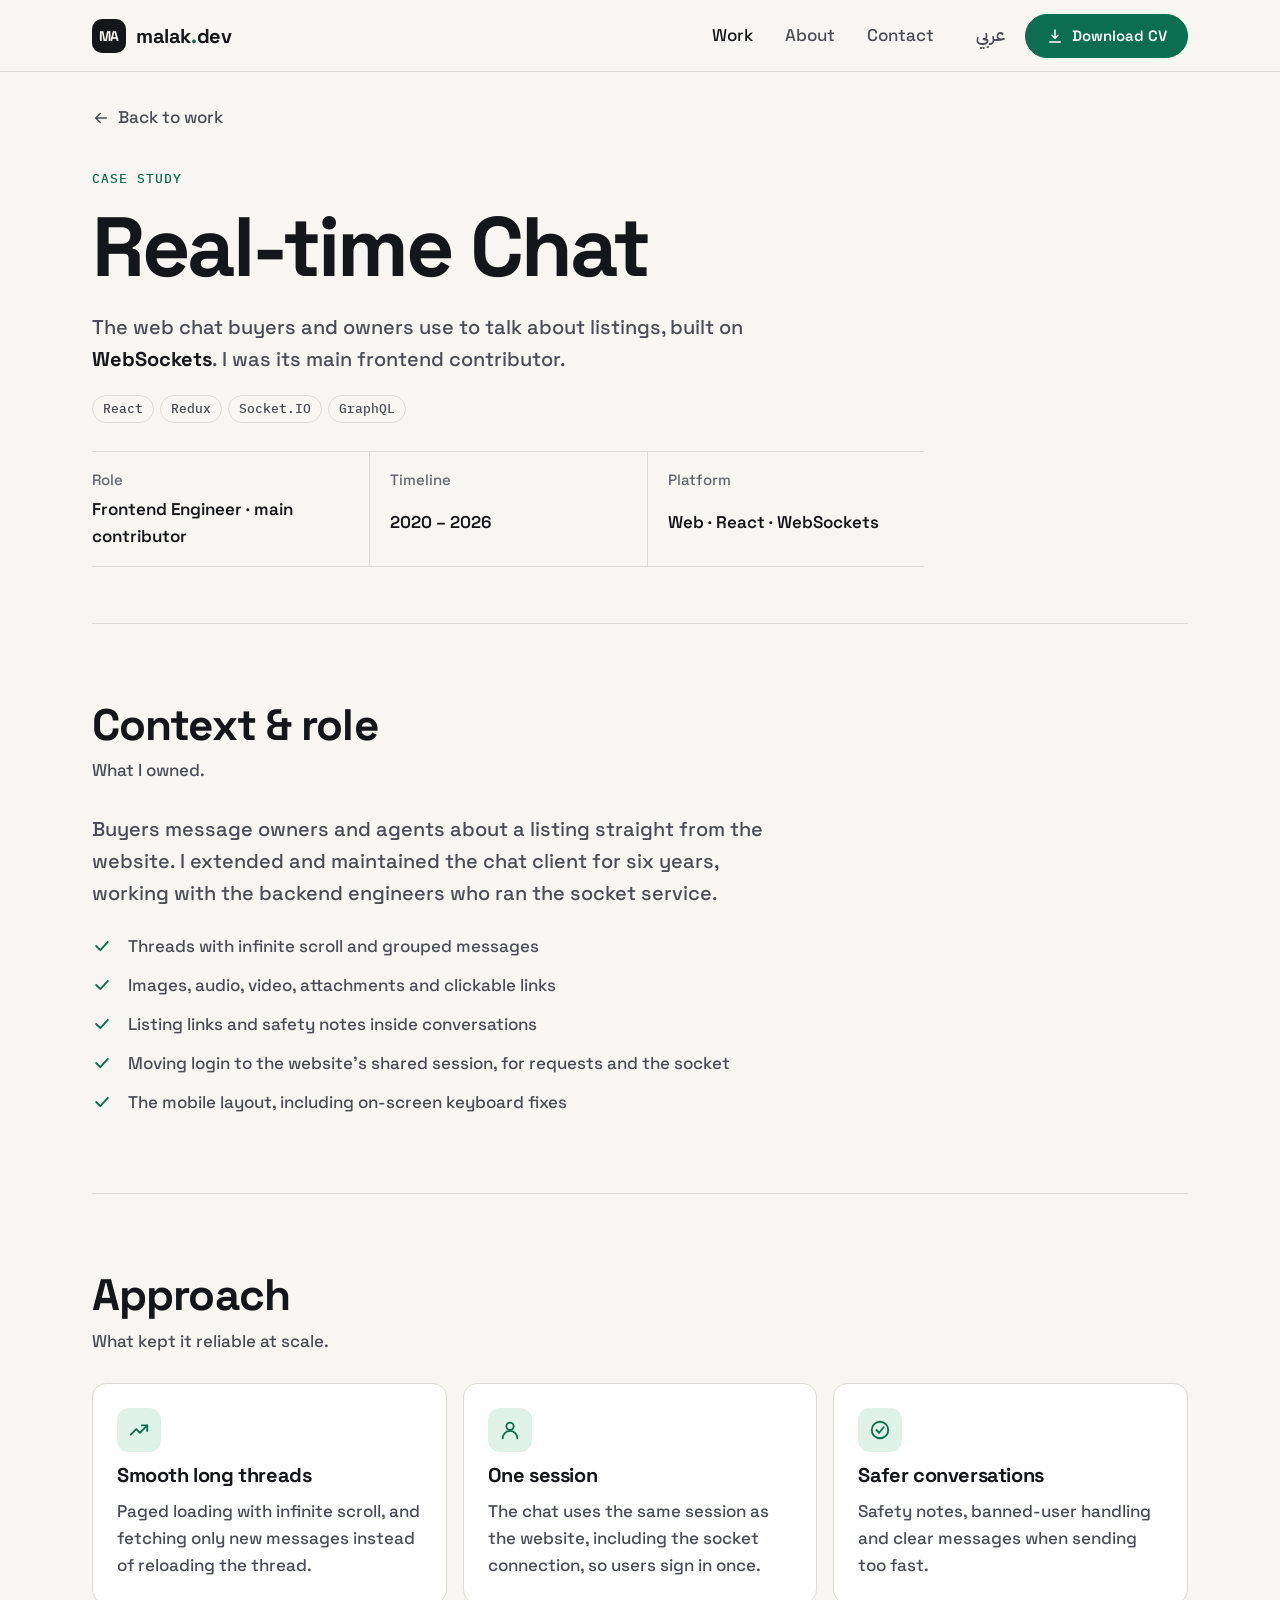
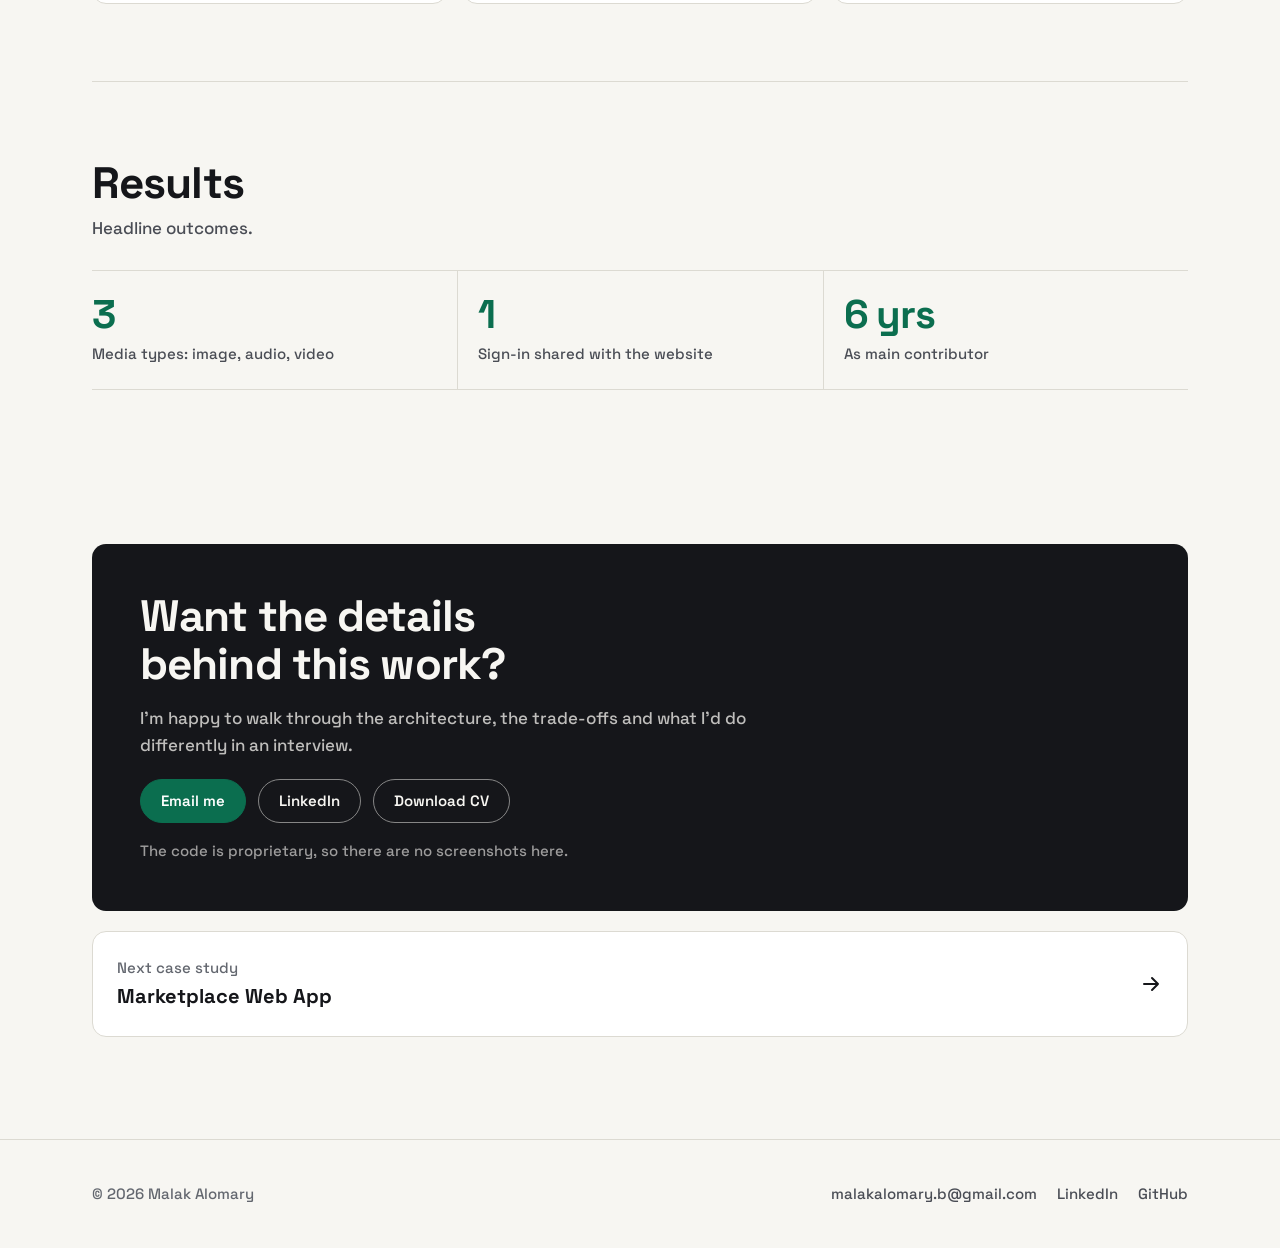
<file: work/web-chat/index.html>
<!doctype html>
<html lang="en" dir="ltr">
<head>
  <meta charset="utf-8">
  <meta name="viewport" content="width=device-width, initial-scale=1">
  <title>Real-time Chat · Case study · Malak Alomary</title>
  <meta name="description" content="The web chat buyers and owners use to talk about listings, built on WebSockets. I was its main frontend contributor.">
  <link rel="canonical" href="https://malakalomari.github.io/malak-dev/work/web-chat/">
  <meta property="og:type" content="article">
  <meta property="og:site_name" content="malak.dev">
  <meta property="og:title" content="Real-time Chat · Case study · Malak Alomary">
  <meta property="og:description" content="The web chat buyers and owners use to talk about listings, built on WebSockets. I was its main frontend contributor.">
  <meta property="og:url" content="https://malakalomari.github.io/malak-dev/work/web-chat/">
  <meta property="og:image" content="https://malakalomari.github.io/malak-dev/assets/img/og-en.png">
  <meta property="og:image:width" content="1200">
  <meta property="og:image:height" content="630">
  <meta property="og:image:alt" content="Real-time Chat · Case study · Malak Alomary">
  <meta property="og:locale" content="en_US">
  <meta property="og:locale:alternate" content="ar_SA">
  <meta name="twitter:card" content="summary_large_image">
  <link rel="alternate" hreflang="en" href="https://malakalomari.github.io/malak-dev/work/web-chat/">
  <link rel="alternate" hreflang="ar" href="https://malakalomari.github.io/malak-dev/ar/work/web-chat/">
  <link rel="alternate" hreflang="x-default" href="https://malakalomari.github.io/malak-dev/work/web-chat/">
  <meta name="theme-color" content="#f7f6f2" media="(prefers-color-scheme: light)">
  <meta name="theme-color" content="#0e0f12" media="(prefers-color-scheme: dark)">
  <link rel="icon" href="../../assets/img/favicon.svg" type="image/svg+xml">
  <link rel="preload" href="../../assets/fonts/SpaceGrotesk-latin.woff2" as="font" type="font/woff2" crossorigin>
  <link rel="stylesheet" href="../../assets/css/tokens.css">
  <link rel="stylesheet" href="../../assets/css/base.css">
  <link rel="stylesheet" href="../../assets/css/layout.css">
  <link rel="stylesheet" href="../../assets/css/case.css">
  <script src="../../assets/js/main.js" defer></script>
</head>
<body>
  <a class="skip-link" href="#main">Skip to content</a>

  <header class="site-header">
    <div class="container">
      <a class="logo" href="../../" aria-label="Malak Alomary">
        <span class="logo-mark ltr" aria-hidden="true">MA</span>
        <span class="logo-text ltr">malak<span>.</span>dev</span>
      </a>
      <nav class="site-nav" id="site-nav" aria-label="Menu">
        <ul class="nav-list">
          <li><a href="../../#work" aria-current="true">Work</a></li>
          <li><a href="../../#about">About</a></li>
          <li><a href="../../#contact">Contact</a></li>
        </ul>
        <div class="nav-cv"><a class="btn btn--primary" href="../../assets/Malak_Alomary_CV.pdf" download><svg viewBox="0 0 24 24" fill="none" stroke="currentColor" stroke-width="2" stroke-linecap="round" stroke-linejoin="round" aria-hidden="true"><path d="M12 4v11m0 0l-4-4m4 4l4-4M5 20h14"/></svg>Download CV</a></div>
      </nav>
      <div class="header-actions">
        <a class="lang-link" href="../../ar/work/web-chat/" hreflang="ar" lang="ar" aria-label="العربية">عربي</a>
        <a class="btn btn--primary header-cv" href="../../assets/Malak_Alomary_CV.pdf" download><svg viewBox="0 0 24 24" fill="none" stroke="currentColor" stroke-width="2" stroke-linecap="round" stroke-linejoin="round" aria-hidden="true"><path d="M12 4v11m0 0l-4-4m4 4l4-4M5 20h14"/></svg>Download CV</a>
        <button class="menu-toggle" type="button" aria-expanded="false" aria-controls="site-nav" aria-label="Menu"><svg class="icon-open" viewBox="0 0 24 24" fill="none" stroke="currentColor" stroke-width="2" stroke-linecap="round" aria-hidden="true"><path d="M4 7h16M4 12h16M4 17h16"/></svg><svg class="icon-close" viewBox="0 0 24 24" fill="none" stroke="currentColor" stroke-width="2" stroke-linecap="round" aria-hidden="true"><path d="M6 6l12 12M18 6L6 18"/></svg></button>
      </div>
    </div>
  </header>

  <main id="main">
    <div class="container case-page">
      <a class="case-back" href="../../#work"><svg viewBox="0 0 24 24" fill="none" stroke="currentColor" stroke-width="2" stroke-linecap="round" stroke-linejoin="round" aria-hidden="true"><path d="M19 12H5m0 0l6-6m-6 6l6 6"/></svg>Back to work</a>

      <header class="case-hero">
        <span class="eyebrow">Case study</span>
        <h1>Real-time Chat</h1>
        <p class="case-summary">The web chat buyers and owners use to talk about listings, built on <strong>WebSockets</strong>. I was its main frontend contributor.</p>
        <ul class="tags" aria-label="Technologies"><li>React</li><li>Redux</li><li>Socket.IO</li><li>GraphQL</li></ul>
        <dl class="case-facts"><div><dt>Role</dt><dd>Frontend Engineer · main contributor</dd></div><div><dt>Timeline</dt><dd>2020 – 2026</dd></div><div><dt>Platform</dt><dd>Web · React · WebSockets</dd></div></dl>
      </header>

      <section class="case-section" aria-labelledby="ctx-title">
        <div class="case-section-head"><h2 id="ctx-title">Context & role</h2><p>What I owned.</p></div>
        <p class="case-text">Buyers message owners and agents about a listing straight from the website. I extended and maintained the chat client for six years, working with the backend engineers who ran the socket service.</p>
        <h3 class="visually-hidden">What I owned</h3>
        <ul class="case-list" aria-label="What I owned"><li><svg viewBox="0 0 24 24" fill="none" stroke="currentColor" stroke-width="2.2" stroke-linecap="round" stroke-linejoin="round" aria-hidden="true"><path d="M5 12l5 5 9-10"/></svg><span>Threads with infinite scroll and grouped messages</span></li><li><svg viewBox="0 0 24 24" fill="none" stroke="currentColor" stroke-width="2.2" stroke-linecap="round" stroke-linejoin="round" aria-hidden="true"><path d="M5 12l5 5 9-10"/></svg><span>Images, audio, video, attachments and clickable links</span></li><li><svg viewBox="0 0 24 24" fill="none" stroke="currentColor" stroke-width="2.2" stroke-linecap="round" stroke-linejoin="round" aria-hidden="true"><path d="M5 12l5 5 9-10"/></svg><span>Listing links and safety notes inside conversations</span></li><li><svg viewBox="0 0 24 24" fill="none" stroke="currentColor" stroke-width="2.2" stroke-linecap="round" stroke-linejoin="round" aria-hidden="true"><path d="M5 12l5 5 9-10"/></svg><span>Moving login to the website's shared session, for requests and the socket</span></li><li><svg viewBox="0 0 24 24" fill="none" stroke="currentColor" stroke-width="2.2" stroke-linecap="round" stroke-linejoin="round" aria-hidden="true"><path d="M5 12l5 5 9-10"/></svg><span>The mobile layout, including on-screen keyboard fixes</span></li></ul>
      </section>

      <section class="case-section" aria-labelledby="appr-title">
        <div class="case-section-head"><h2 id="appr-title">Approach</h2><p>What kept it reliable at scale.</p></div>
        <ul class="pillars"><li class="pillar"><span class="pillar-icon"><svg viewBox="0 0 24 24" fill="none" stroke="currentColor" stroke-width="2" stroke-linecap="round" stroke-linejoin="round" aria-hidden="true"><path d="M3 17l6-6 4 4 8-8"/><path d="M15 7h6v6"/></svg></span><h3>Smooth long threads</h3><p>Paged loading with infinite scroll, and fetching only new messages instead of reloading the thread.</p></li><li class="pillar"><span class="pillar-icon"><svg viewBox="0 0 24 24" fill="none" stroke="currentColor" stroke-width="2" stroke-linecap="round" stroke-linejoin="round" aria-hidden="true"><circle cx="12" cy="8" r="4"/><path d="M4 21a8 8 0 0 1 16 0"/></svg></span><h3>One session</h3><p>The chat uses the same session as the website, including the socket connection, so users sign in once.</p></li><li class="pillar"><span class="pillar-icon"><svg viewBox="0 0 24 24" fill="none" stroke="currentColor" stroke-width="2" stroke-linecap="round" stroke-linejoin="round" aria-hidden="true"><circle cx="12" cy="12" r="9"/><path d="M8 12l3 3 5-6"/></svg></span><h3>Safer conversations</h3><p>Safety notes, banned-user handling and clear messages when sending too fast.</p></li></ul>
      </section>

      <section class="case-section" aria-labelledby="res-title">
        <div class="case-section-head"><h2 id="res-title">Results</h2><p>Headline outcomes.</p></div>
        <ul class="figures"><li><strong class="ltr">3</strong><span>Media types: image, audio, video</span></li><li><strong class="ltr">1</strong><span>Sign-in shared with the website</span></li><li><strong class="ltr">6 yrs</strong><span>As main contributor</span></li></ul>
      </section>

      <aside class="case-cta" aria-labelledby="cta-title">
        <h2 id="cta-title">Want the details behind this work?</h2>
        <p>I'm happy to walk through the architecture, the trade-offs and what I'd do differently in an interview.</p>
        <div class="case-cta-actions">
          <a class="btn btn--primary" href="mailto:malakalomary.b@gmail.com">Email me</a>
          <a class="btn" href="https://linkedin.com/in/malak-alomari" target="_blank" rel="noopener">LinkedIn</a>
          <a class="btn" href="../../assets/Malak_Alomary_CV.pdf" download>Download CV</a>
        </div>
        <small>The code is proprietary, so there are no screenshots here.</small>
      </aside>

      <a class="next-project" href="../marketplace-web/"><div><span>Next case study</span><strong>Marketplace Web App</strong></div><svg viewBox="0 0 24 24" fill="none" stroke="currentColor" stroke-width="2" stroke-linecap="round" stroke-linejoin="round" aria-hidden="true"><path d="M5 12h14m0 0l-6-6m6 6l-6 6"/></svg></a>
    </div>
  </main>

  <footer class="site-footer">
    <div class="container">
      <p>© <span class="ltr" data-year>2026</span> Malak Alomary</p>
      <ul class="footer-links">
        <li><a class="ltr" href="mailto:malakalomary.b@gmail.com">malakalomary.b@gmail.com</a></li>
        <li><a href="https://linkedin.com/in/malak-alomari" target="_blank" rel="noopener">LinkedIn</a></li>
        <li><a href="https://github.com/malakalomari" target="_blank" rel="noopener">GitHub</a></li>
      </ul>
    </div>
  </footer>
</body>
</html>
</file>
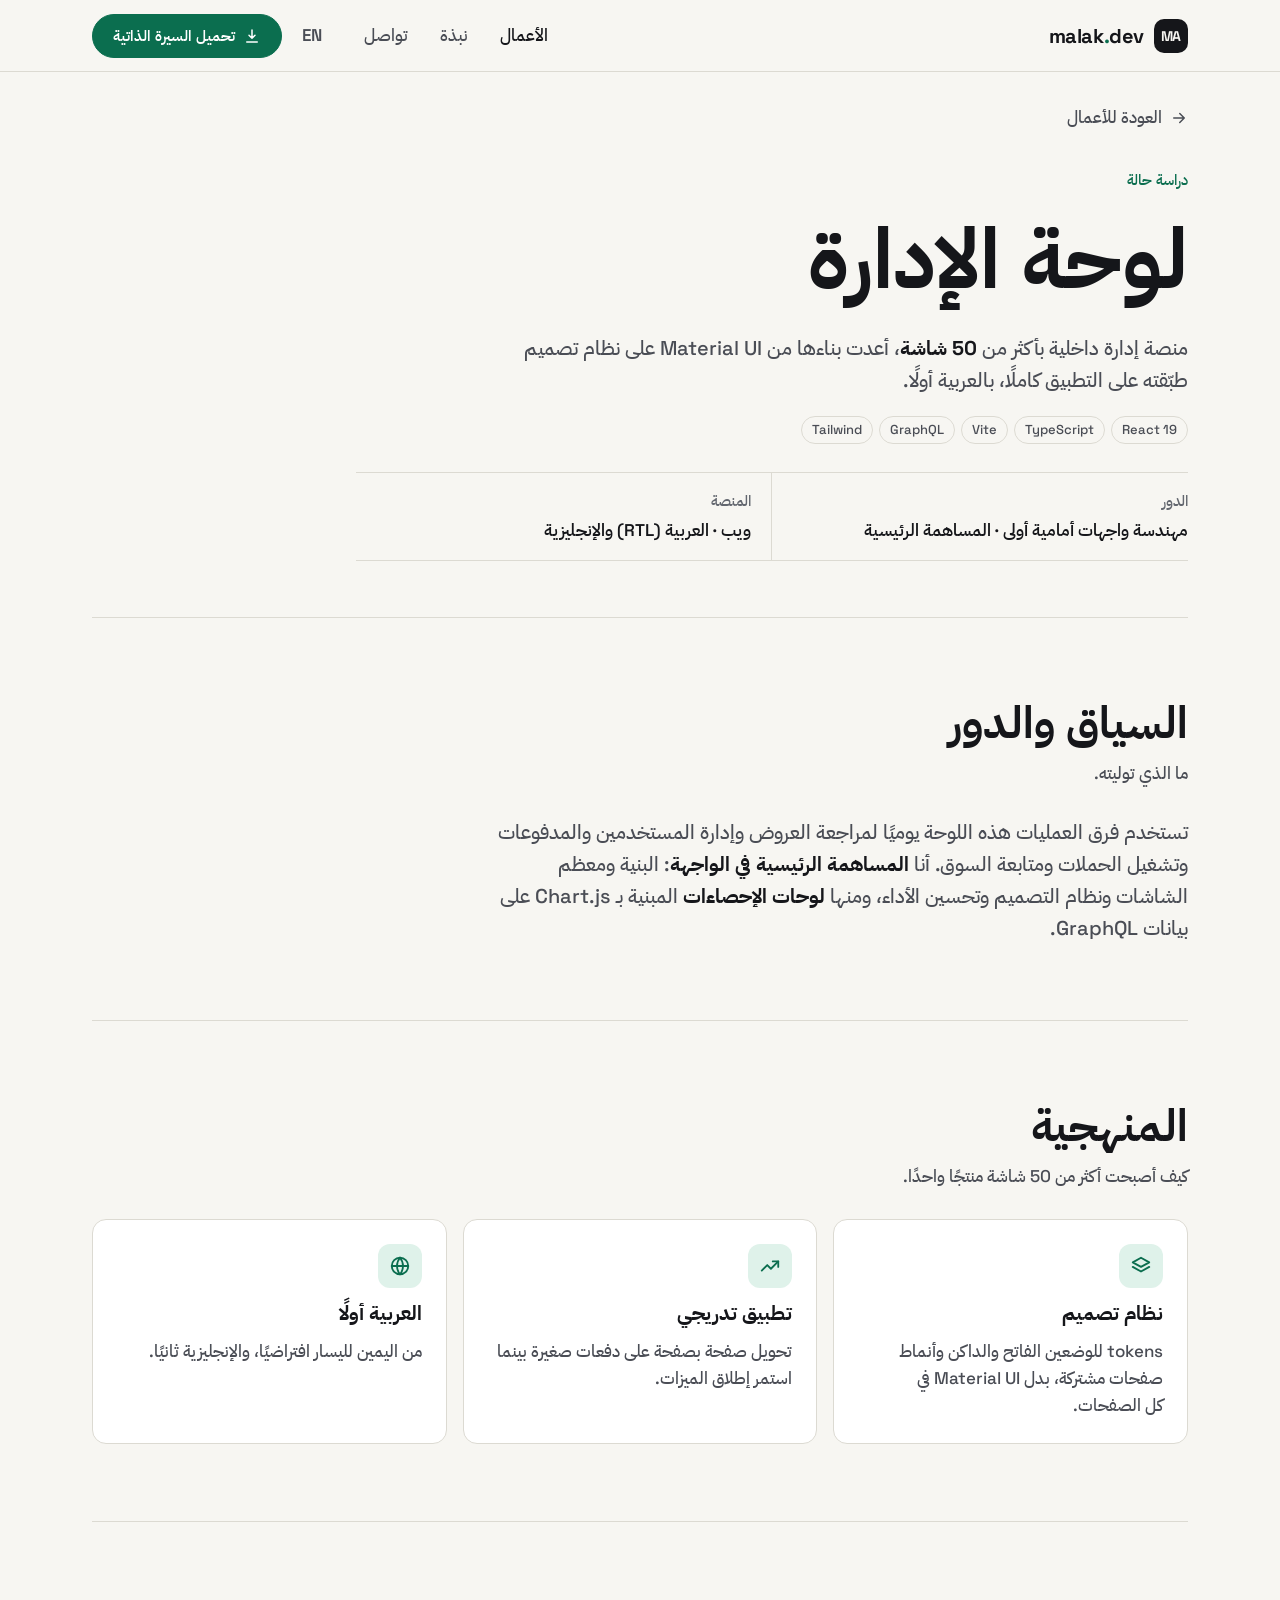
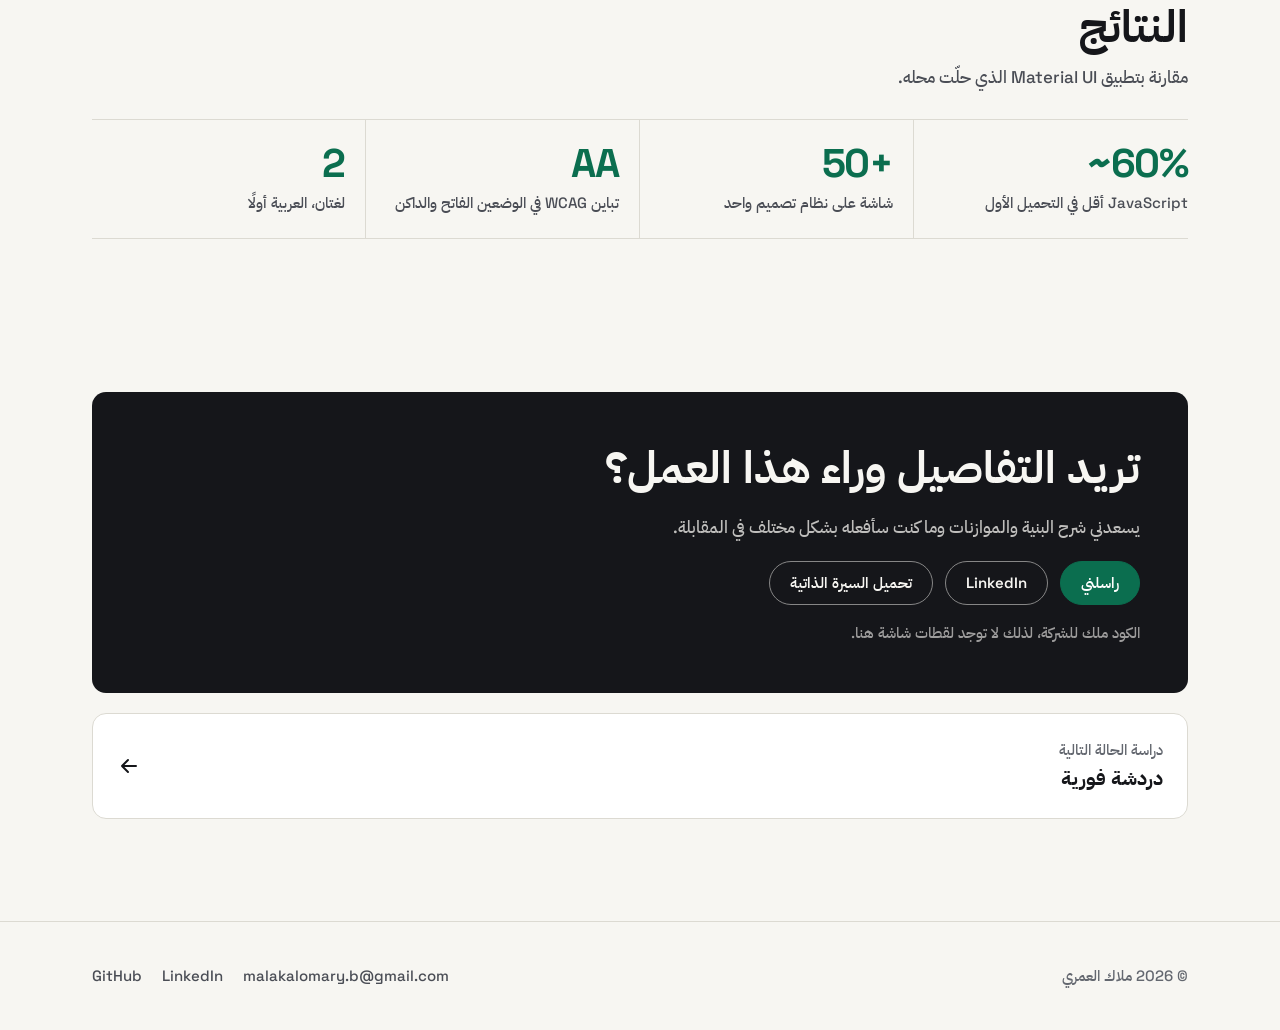
<file: ar/work/admin-console/index.html>
<!doctype html>
<html lang="ar" dir="rtl">
<head>
  <meta charset="utf-8">
  <meta name="viewport" content="width=device-width, initial-scale=1">
  <title>لوحة الإدارة · دراسة حالة · ملاك العمري</title>
  <meta name="description" content="منصة إدارة داخلية بأكثر من 50 شاشة، أعدت بناءها من Material UI على نظام تصميم طبّقته على التطبيق كاملًا، بالعربية أولًا.">
  <link rel="canonical" href="https://malakalomari.github.io/malak-dev/ar/work/admin-console/">
  <meta property="og:type" content="article">
  <meta property="og:site_name" content="malak.dev">
  <meta property="og:title" content="لوحة الإدارة · دراسة حالة · ملاك العمري">
  <meta property="og:description" content="منصة إدارة داخلية بأكثر من 50 شاشة، أعدت بناءها من Material UI على نظام تصميم طبّقته على التطبيق كاملًا، بالعربية أولًا.">
  <meta property="og:url" content="https://malakalomari.github.io/malak-dev/ar/work/admin-console/">
  <meta property="og:image" content="https://malakalomari.github.io/malak-dev/assets/img/og-ar.png">
  <meta property="og:image:width" content="1200">
  <meta property="og:image:height" content="630">
  <meta property="og:image:alt" content="لوحة الإدارة · دراسة حالة · ملاك العمري">
  <meta property="og:locale" content="ar_SA">
  <meta property="og:locale:alternate" content="en_US">
  <meta name="twitter:card" content="summary_large_image">
  <link rel="alternate" hreflang="en" href="https://malakalomari.github.io/malak-dev/work/admin-console/">
  <link rel="alternate" hreflang="ar" href="https://malakalomari.github.io/malak-dev/ar/work/admin-console/">
  <link rel="alternate" hreflang="x-default" href="https://malakalomari.github.io/malak-dev/work/admin-console/">
  <meta name="theme-color" content="#f7f6f2" media="(prefers-color-scheme: light)">
  <meta name="theme-color" content="#0e0f12" media="(prefers-color-scheme: dark)">
  <link rel="icon" href="../../../assets/img/favicon.svg" type="image/svg+xml">
  <link rel="preload" href="../../../assets/fonts/IBMPlexSansArabic-500-arabic.woff2" as="font" type="font/woff2" crossorigin>
  <link rel="stylesheet" href="../../../assets/css/tokens.css">
  <link rel="stylesheet" href="../../../assets/css/base.css">
  <link rel="stylesheet" href="../../../assets/css/layout.css">
  <link rel="stylesheet" href="../../../assets/css/case.css">
  <script src="../../../assets/js/main.js" defer></script>
</head>
<body>
  <a class="skip-link" href="#main">انتقل إلى المحتوى</a>

  <header class="site-header">
    <div class="container">
      <a class="logo" href="../../../ar/" aria-label="ملاك العمري">
        <span class="logo-mark ltr" aria-hidden="true">MA</span>
        <span class="logo-text ltr">malak<span>.</span>dev</span>
      </a>
      <nav class="site-nav" id="site-nav" aria-label="القائمة">
        <ul class="nav-list">
          <li><a href="../../../ar/#work" aria-current="true">الأعمال</a></li>
          <li><a href="../../../ar/#about">نبذة</a></li>
          <li><a href="../../../ar/#contact">تواصل</a></li>
        </ul>
        <div class="nav-cv"><a class="btn btn--primary" href="../../../assets/Malak_Alomary_CV.pdf" download><svg viewBox="0 0 24 24" fill="none" stroke="currentColor" stroke-width="2" stroke-linecap="round" stroke-linejoin="round" aria-hidden="true"><path d="M12 4v11m0 0l-4-4m4 4l4-4M5 20h14"/></svg>تحميل السيرة الذاتية</a></div>
      </nav>
      <div class="header-actions">
        <a class="lang-link" href="../../../work/admin-console/" hreflang="en" lang="en" aria-label="English">EN</a>
        <a class="btn btn--primary header-cv" href="../../../assets/Malak_Alomary_CV.pdf" download><svg viewBox="0 0 24 24" fill="none" stroke="currentColor" stroke-width="2" stroke-linecap="round" stroke-linejoin="round" aria-hidden="true"><path d="M12 4v11m0 0l-4-4m4 4l4-4M5 20h14"/></svg>تحميل السيرة الذاتية</a>
        <button class="menu-toggle" type="button" aria-expanded="false" aria-controls="site-nav" aria-label="القائمة"><svg class="icon-open" viewBox="0 0 24 24" fill="none" stroke="currentColor" stroke-width="2" stroke-linecap="round" aria-hidden="true"><path d="M4 7h16M4 12h16M4 17h16"/></svg><svg class="icon-close" viewBox="0 0 24 24" fill="none" stroke="currentColor" stroke-width="2" stroke-linecap="round" aria-hidden="true"><path d="M6 6l12 12M18 6L6 18"/></svg></button>
      </div>
    </div>
  </header>

  <main id="main">
    <div class="container case-page">
      <a class="case-back" href="../../../ar/#work"><svg viewBox="0 0 24 24" fill="none" stroke="currentColor" stroke-width="2" stroke-linecap="round" stroke-linejoin="round" aria-hidden="true"><path d="M19 12H5m0 0l6-6m-6 6l6 6"/></svg>العودة للأعمال</a>

      <header class="case-hero">
        <span class="eyebrow">دراسة حالة</span>
        <h1>لوحة الإدارة</h1>
        <p class="case-summary">منصة إدارة داخلية بأكثر من <strong>50 شاشة</strong>، أعدت بناءها من Material UI على نظام تصميم طبّقته على التطبيق كاملًا، بالعربية أولًا.</p>
        <ul class="tags" aria-label="التقنيات"><li>React 19</li><li>TypeScript</li><li>Vite</li><li>GraphQL</li><li>Tailwind</li></ul>
        <dl class="case-facts"><div><dt>الدور</dt><dd>مهندسة واجهات أمامية أولى · المساهمة الرئيسية</dd></div><div><dt>المنصة</dt><dd>ويب · العربية (RTL) والإنجليزية</dd></div></dl>
      </header>

      <section class="case-section" aria-labelledby="ctx-title">
        <div class="case-section-head"><h2 id="ctx-title">السياق والدور</h2><p>ما الذي توليته.</p></div>
        <p class="case-text">تستخدم فرق العمليات هذه اللوحة يوميًا لمراجعة العروض وإدارة المستخدمين والمدفوعات وتشغيل الحملات ومتابعة السوق. أنا <strong>المساهمة الرئيسية في الواجهة</strong>: البنية ومعظم الشاشات ونظام التصميم وتحسين الأداء، ومنها <strong>لوحات الإحصاءات</strong> المبنية بـ Chart.js على بيانات GraphQL.</p>
      </section>

      <section class="case-section" aria-labelledby="appr-title">
        <div class="case-section-head"><h2 id="appr-title">المنهجية</h2><p>كيف أصبحت أكثر من 50 شاشة منتجًا واحدًا.</p></div>
        <ul class="pillars"><li class="pillar"><span class="pillar-icon"><svg viewBox="0 0 24 24" fill="none" stroke="currentColor" stroke-width="2" stroke-linecap="round" stroke-linejoin="round" aria-hidden="true"><path d="M12 3l9 5-9 5-9-5 9-5z"/><path d="M3 13l9 5 9-5"/></svg></span><h3>نظام تصميم</h3><p>tokens للوضعين الفاتح والداكن وأنماط صفحات مشتركة، بدل Material UI في كل الصفحات.</p></li><li class="pillar"><span class="pillar-icon"><svg viewBox="0 0 24 24" fill="none" stroke="currentColor" stroke-width="2" stroke-linecap="round" stroke-linejoin="round" aria-hidden="true"><path d="M3 17l6-6 4 4 8-8"/><path d="M15 7h6v6"/></svg></span><h3>تطبيق تدريجي</h3><p>تحويل صفحة بصفحة على دفعات صغيرة بينما استمر إطلاق الميزات.</p></li><li class="pillar"><span class="pillar-icon"><svg viewBox="0 0 24 24" fill="none" stroke="currentColor" stroke-width="2" stroke-linecap="round" stroke-linejoin="round" aria-hidden="true"><circle cx="12" cy="12" r="9"/><path d="M3 12h18M12 3a14 14 0 0 1 0 18M12 3a14 14 0 0 0 0 18"/></svg></span><h3>العربية أولًا</h3><p>من اليمين لليسار افتراضيًا، والإنجليزية ثانيًا.</p></li></ul>
      </section>

      <section class="case-section" aria-labelledby="res-title">
        <div class="case-section-head"><h2 id="res-title">النتائج</h2><p>مقارنة بتطبيق Material UI الذي حلّت محله.</p></div>
        <ul class="figures"><li><strong class="ltr">~60%</strong><span>JavaScript أقل في التحميل الأول</span></li><li><strong class="ltr">50+</strong><span>شاشة على نظام تصميم واحد</span></li><li><strong class="ltr">AA</strong><span>تباين WCAG في الوضعين الفاتح والداكن</span></li><li><strong class="ltr">2</strong><span>لغتان، العربية أولًا</span></li></ul>
      </section>

      <aside class="case-cta" aria-labelledby="cta-title">
        <h2 id="cta-title">تريد التفاصيل وراء هذا العمل؟</h2>
        <p>يسعدني شرح البنية والموازنات وما كنت سأفعله بشكل مختلف في المقابلة.</p>
        <div class="case-cta-actions">
          <a class="btn btn--primary" href="mailto:malakalomary.b@gmail.com">راسلني</a>
          <a class="btn" href="https://linkedin.com/in/malak-alomari" target="_blank" rel="noopener">LinkedIn</a>
          <a class="btn" href="../../../assets/Malak_Alomary_CV.pdf" download>تحميل السيرة الذاتية</a>
        </div>
        <small>الكود ملك للشركة، لذلك لا توجد لقطات شاشة هنا.</small>
      </aside>

      <a class="next-project" href="../web-chat/"><div><span>دراسة الحالة التالية</span><strong>دردشة فورية</strong></div><svg viewBox="0 0 24 24" fill="none" stroke="currentColor" stroke-width="2" stroke-linecap="round" stroke-linejoin="round" aria-hidden="true"><path d="M5 12h14m0 0l-6-6m6 6l-6 6"/></svg></a>
    </div>
  </main>

  <footer class="site-footer">
    <div class="container">
      <p>© <span class="ltr" data-year>2026</span> ملاك العمري</p>
      <ul class="footer-links">
        <li><a class="ltr" href="mailto:malakalomary.b@gmail.com">malakalomary.b@gmail.com</a></li>
        <li><a href="https://linkedin.com/in/malak-alomari" target="_blank" rel="noopener">LinkedIn</a></li>
        <li><a href="https://github.com/malakalomari" target="_blank" rel="noopener">GitHub</a></li>
      </ul>
    </div>
  </footer>
</body>
</html>
</file>
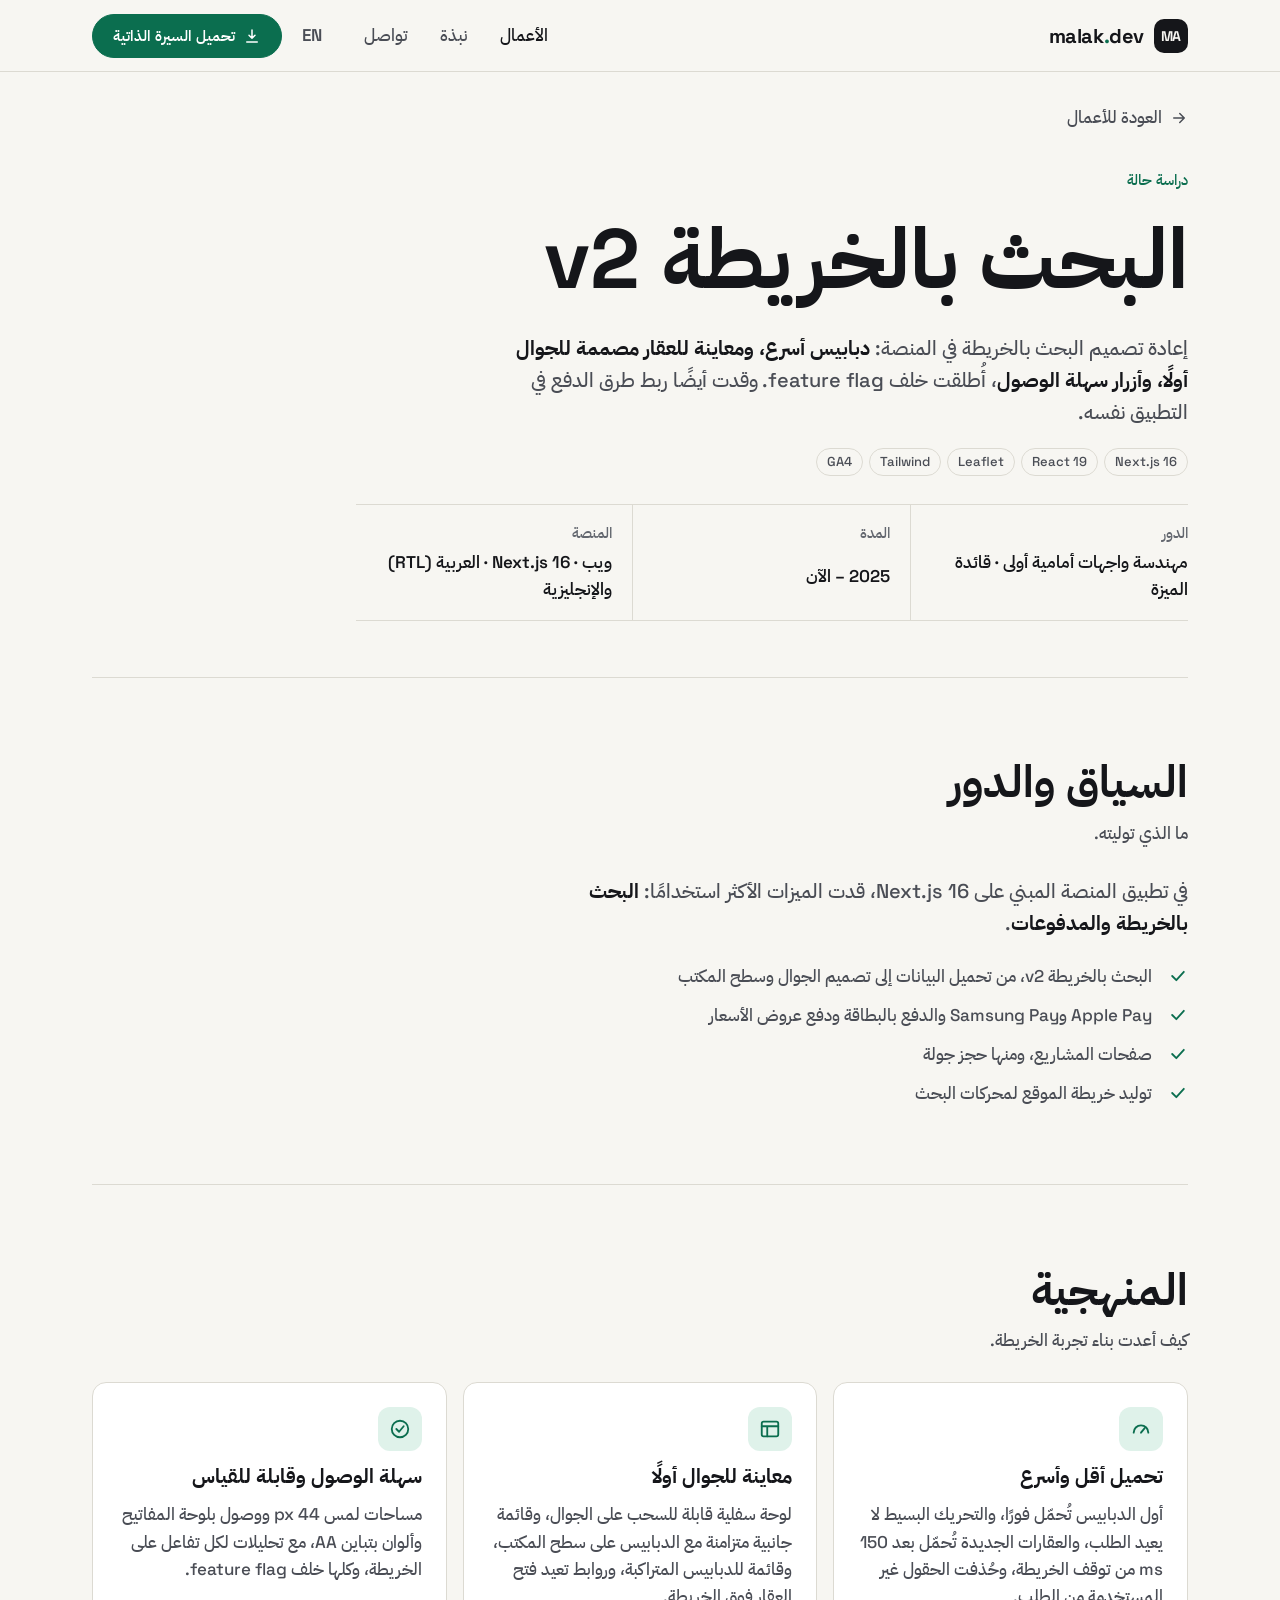
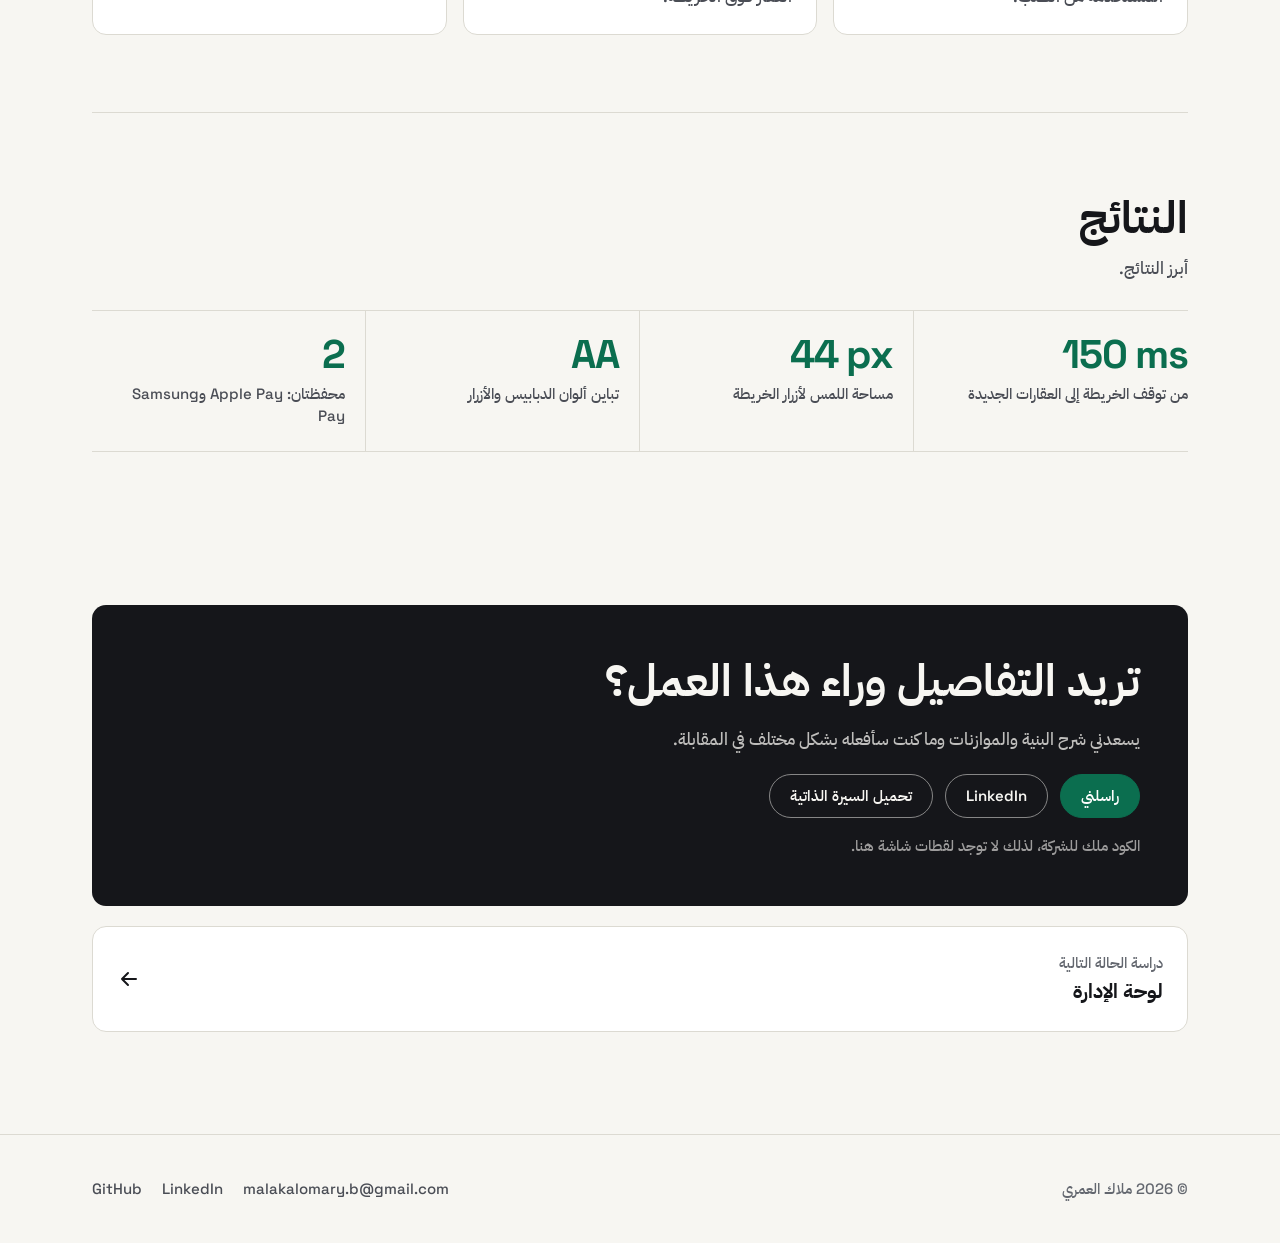
<file: ar/work/map-search/index.html>
<!doctype html>
<html lang="ar" dir="rtl">
<head>
  <meta charset="utf-8">
  <meta name="viewport" content="width=device-width, initial-scale=1">
  <title>البحث بالخريطة v2 · دراسة حالة · ملاك العمري</title>
  <meta name="description" content="إعادة تصميم البحث بالخريطة في المنصة: دبابيس أسرع، ومعاينة للعقار مصممة للجوال أولًا، وأزرار سهلة الوصول، أُطلقت خلف feature flag. وقدت أيضًا ربط طرق الدفع في التطبيق نفسه.">
  <link rel="canonical" href="https://malakalomari.github.io/malak-dev/ar/work/map-search/">
  <meta property="og:type" content="article">
  <meta property="og:site_name" content="malak.dev">
  <meta property="og:title" content="البحث بالخريطة v2 · دراسة حالة · ملاك العمري">
  <meta property="og:description" content="إعادة تصميم البحث بالخريطة في المنصة: دبابيس أسرع، ومعاينة للعقار مصممة للجوال أولًا، وأزرار سهلة الوصول، أُطلقت خلف feature flag. وقدت أيضًا ربط طرق الدفع في التطبيق نفسه.">
  <meta property="og:url" content="https://malakalomari.github.io/malak-dev/ar/work/map-search/">
  <meta property="og:image" content="https://malakalomari.github.io/malak-dev/assets/img/og-ar.png">
  <meta property="og:image:width" content="1200">
  <meta property="og:image:height" content="630">
  <meta property="og:image:alt" content="البحث بالخريطة v2 · دراسة حالة · ملاك العمري">
  <meta property="og:locale" content="ar_SA">
  <meta property="og:locale:alternate" content="en_US">
  <meta name="twitter:card" content="summary_large_image">
  <link rel="alternate" hreflang="en" href="https://malakalomari.github.io/malak-dev/work/map-search/">
  <link rel="alternate" hreflang="ar" href="https://malakalomari.github.io/malak-dev/ar/work/map-search/">
  <link rel="alternate" hreflang="x-default" href="https://malakalomari.github.io/malak-dev/work/map-search/">
  <meta name="theme-color" content="#f7f6f2" media="(prefers-color-scheme: light)">
  <meta name="theme-color" content="#0e0f12" media="(prefers-color-scheme: dark)">
  <link rel="icon" href="../../../assets/img/favicon.svg" type="image/svg+xml">
  <link rel="preload" href="../../../assets/fonts/IBMPlexSansArabic-500-arabic.woff2" as="font" type="font/woff2" crossorigin>
  <link rel="stylesheet" href="../../../assets/css/tokens.css">
  <link rel="stylesheet" href="../../../assets/css/base.css">
  <link rel="stylesheet" href="../../../assets/css/layout.css">
  <link rel="stylesheet" href="../../../assets/css/case.css">
  <script src="../../../assets/js/main.js" defer></script>
</head>
<body>
  <a class="skip-link" href="#main">انتقل إلى المحتوى</a>

  <header class="site-header">
    <div class="container">
      <a class="logo" href="../../../ar/" aria-label="ملاك العمري">
        <span class="logo-mark ltr" aria-hidden="true">MA</span>
        <span class="logo-text ltr">malak<span>.</span>dev</span>
      </a>
      <nav class="site-nav" id="site-nav" aria-label="القائمة">
        <ul class="nav-list">
          <li><a href="../../../ar/#work" aria-current="true">الأعمال</a></li>
          <li><a href="../../../ar/#about">نبذة</a></li>
          <li><a href="../../../ar/#contact">تواصل</a></li>
        </ul>
        <div class="nav-cv"><a class="btn btn--primary" href="../../../assets/Malak_Alomary_CV.pdf" download><svg viewBox="0 0 24 24" fill="none" stroke="currentColor" stroke-width="2" stroke-linecap="round" stroke-linejoin="round" aria-hidden="true"><path d="M12 4v11m0 0l-4-4m4 4l4-4M5 20h14"/></svg>تحميل السيرة الذاتية</a></div>
      </nav>
      <div class="header-actions">
        <a class="lang-link" href="../../../work/map-search/" hreflang="en" lang="en" aria-label="English">EN</a>
        <a class="btn btn--primary header-cv" href="../../../assets/Malak_Alomary_CV.pdf" download><svg viewBox="0 0 24 24" fill="none" stroke="currentColor" stroke-width="2" stroke-linecap="round" stroke-linejoin="round" aria-hidden="true"><path d="M12 4v11m0 0l-4-4m4 4l4-4M5 20h14"/></svg>تحميل السيرة الذاتية</a>
        <button class="menu-toggle" type="button" aria-expanded="false" aria-controls="site-nav" aria-label="القائمة"><svg class="icon-open" viewBox="0 0 24 24" fill="none" stroke="currentColor" stroke-width="2" stroke-linecap="round" aria-hidden="true"><path d="M4 7h16M4 12h16M4 17h16"/></svg><svg class="icon-close" viewBox="0 0 24 24" fill="none" stroke="currentColor" stroke-width="2" stroke-linecap="round" aria-hidden="true"><path d="M6 6l12 12M18 6L6 18"/></svg></button>
      </div>
    </div>
  </header>

  <main id="main">
    <div class="container case-page">
      <a class="case-back" href="../../../ar/#work"><svg viewBox="0 0 24 24" fill="none" stroke="currentColor" stroke-width="2" stroke-linecap="round" stroke-linejoin="round" aria-hidden="true"><path d="M19 12H5m0 0l6-6m-6 6l6 6"/></svg>العودة للأعمال</a>

      <header class="case-hero">
        <span class="eyebrow">دراسة حالة</span>
        <h1>البحث بالخريطة v2</h1>
        <p class="case-summary">إعادة تصميم البحث بالخريطة في المنصة: <strong>دبابيس أسرع، ومعاينة للعقار مصممة للجوال أولًا، وأزرار سهلة الوصول</strong>، أُطلقت خلف feature flag. وقدت أيضًا ربط طرق الدفع في التطبيق نفسه.</p>
        <ul class="tags" aria-label="التقنيات"><li>Next.js 16</li><li>React 19</li><li>Leaflet</li><li>Tailwind</li><li>GA4</li></ul>
        <dl class="case-facts"><div><dt>الدور</dt><dd>مهندسة واجهات أمامية أولى · قائدة الميزة</dd></div><div><dt>المدة</dt><dd>2025 – الآن</dd></div><div><dt>المنصة</dt><dd>ويب · Next.js 16 · العربية (RTL) والإنجليزية</dd></div></dl>
      </header>

      <section class="case-section" aria-labelledby="ctx-title">
        <div class="case-section-head"><h2 id="ctx-title">السياق والدور</h2><p>ما الذي توليته.</p></div>
        <p class="case-text">في تطبيق المنصة المبني على Next.js 16، قدت الميزات الأكثر استخدامًا: <strong>البحث بالخريطة والمدفوعات</strong>.</p>
        <h3 class="visually-hidden">ما توليته</h3>
        <ul class="case-list" aria-label="ما توليته"><li><svg viewBox="0 0 24 24" fill="none" stroke="currentColor" stroke-width="2.2" stroke-linecap="round" stroke-linejoin="round" aria-hidden="true"><path d="M5 12l5 5 9-10"/></svg><span>البحث بالخريطة v2، من تحميل البيانات إلى تصميم الجوال وسطح المكتب</span></li><li><svg viewBox="0 0 24 24" fill="none" stroke="currentColor" stroke-width="2.2" stroke-linecap="round" stroke-linejoin="round" aria-hidden="true"><path d="M5 12l5 5 9-10"/></svg><span>Apple Pay وSamsung Pay والدفع بالبطاقة ودفع عروض الأسعار</span></li><li><svg viewBox="0 0 24 24" fill="none" stroke="currentColor" stroke-width="2.2" stroke-linecap="round" stroke-linejoin="round" aria-hidden="true"><path d="M5 12l5 5 9-10"/></svg><span>صفحات المشاريع، ومنها حجز جولة</span></li><li><svg viewBox="0 0 24 24" fill="none" stroke="currentColor" stroke-width="2.2" stroke-linecap="round" stroke-linejoin="round" aria-hidden="true"><path d="M5 12l5 5 9-10"/></svg><span>توليد خريطة الموقع لمحركات البحث</span></li></ul>
      </section>

      <section class="case-section" aria-labelledby="appr-title">
        <div class="case-section-head"><h2 id="appr-title">المنهجية</h2><p>كيف أعدت بناء تجربة الخريطة.</p></div>
        <ul class="pillars"><li class="pillar"><span class="pillar-icon"><svg viewBox="0 0 24 24" fill="none" stroke="currentColor" stroke-width="2" stroke-linecap="round" stroke-linejoin="round" aria-hidden="true"><path d="M4 16a8 8 0 1 1 16 0"/><path d="M12 16l4-5"/></svg></span><h3>تحميل أقل وأسرع</h3><p>أول الدبابيس تُحمّل فورًا، والتحريك البسيط لا يعيد الطلب، والعقارات الجديدة تُحمّل بعد 150 ms من توقف الخريطة، وحُذفت الحقول غير المستخدمة من الطلب.</p></li><li class="pillar"><span class="pillar-icon"><svg viewBox="0 0 24 24" fill="none" stroke="currentColor" stroke-width="2" stroke-linecap="round" stroke-linejoin="round" aria-hidden="true"><rect x="3" y="4" width="18" height="16" rx="2"/><path d="M3 9h18M9 9v11"/></svg></span><h3>معاينة للجوال أولًا</h3><p>لوحة سفلية قابلة للسحب على الجوال، وقائمة جانبية متزامنة مع الدبابيس على سطح المكتب، وقائمة للدبابيس المتراكبة، وروابط تعيد فتح العقار فوق الخريطة.</p></li><li class="pillar"><span class="pillar-icon"><svg viewBox="0 0 24 24" fill="none" stroke="currentColor" stroke-width="2" stroke-linecap="round" stroke-linejoin="round" aria-hidden="true"><circle cx="12" cy="12" r="9"/><path d="M8 12l3 3 5-6"/></svg></span><h3>سهلة الوصول وقابلة للقياس</h3><p>مساحات لمس 44 px ووصول بلوحة المفاتيح وألوان بتباين AA، مع تحليلات لكل تفاعل على الخريطة، وكلها خلف feature flag.</p></li></ul>
      </section>

      <section class="case-section" aria-labelledby="res-title">
        <div class="case-section-head"><h2 id="res-title">النتائج</h2><p>أبرز النتائج.</p></div>
        <ul class="figures"><li><strong class="ltr">150 ms</strong><span>من توقف الخريطة إلى العقارات الجديدة</span></li><li><strong class="ltr">44 px</strong><span>مساحة اللمس لأزرار الخريطة</span></li><li><strong class="ltr">AA</strong><span>تباين ألوان الدبابيس والأزرار</span></li><li><strong class="ltr">2</strong><span>محفظتان: Apple Pay وSamsung Pay</span></li></ul>
      </section>

      <aside class="case-cta" aria-labelledby="cta-title">
        <h2 id="cta-title">تريد التفاصيل وراء هذا العمل؟</h2>
        <p>يسعدني شرح البنية والموازنات وما كنت سأفعله بشكل مختلف في المقابلة.</p>
        <div class="case-cta-actions">
          <a class="btn btn--primary" href="mailto:malakalomary.b@gmail.com">راسلني</a>
          <a class="btn" href="https://linkedin.com/in/malak-alomari" target="_blank" rel="noopener">LinkedIn</a>
          <a class="btn" href="../../../assets/Malak_Alomary_CV.pdf" download>تحميل السيرة الذاتية</a>
        </div>
        <small>الكود ملك للشركة، لذلك لا توجد لقطات شاشة هنا.</small>
      </aside>

      <a class="next-project" href="../admin-console/"><div><span>دراسة الحالة التالية</span><strong>لوحة الإدارة</strong></div><svg viewBox="0 0 24 24" fill="none" stroke="currentColor" stroke-width="2" stroke-linecap="round" stroke-linejoin="round" aria-hidden="true"><path d="M5 12h14m0 0l-6-6m6 6l-6 6"/></svg></a>
    </div>
  </main>

  <footer class="site-footer">
    <div class="container">
      <p>© <span class="ltr" data-year>2026</span> ملاك العمري</p>
      <ul class="footer-links">
        <li><a class="ltr" href="mailto:malakalomary.b@gmail.com">malakalomary.b@gmail.com</a></li>
        <li><a href="https://linkedin.com/in/malak-alomari" target="_blank" rel="noopener">LinkedIn</a></li>
        <li><a href="https://github.com/malakalomari" target="_blank" rel="noopener">GitHub</a></li>
      </ul>
    </div>
  </footer>
</body>
</html>
</file>
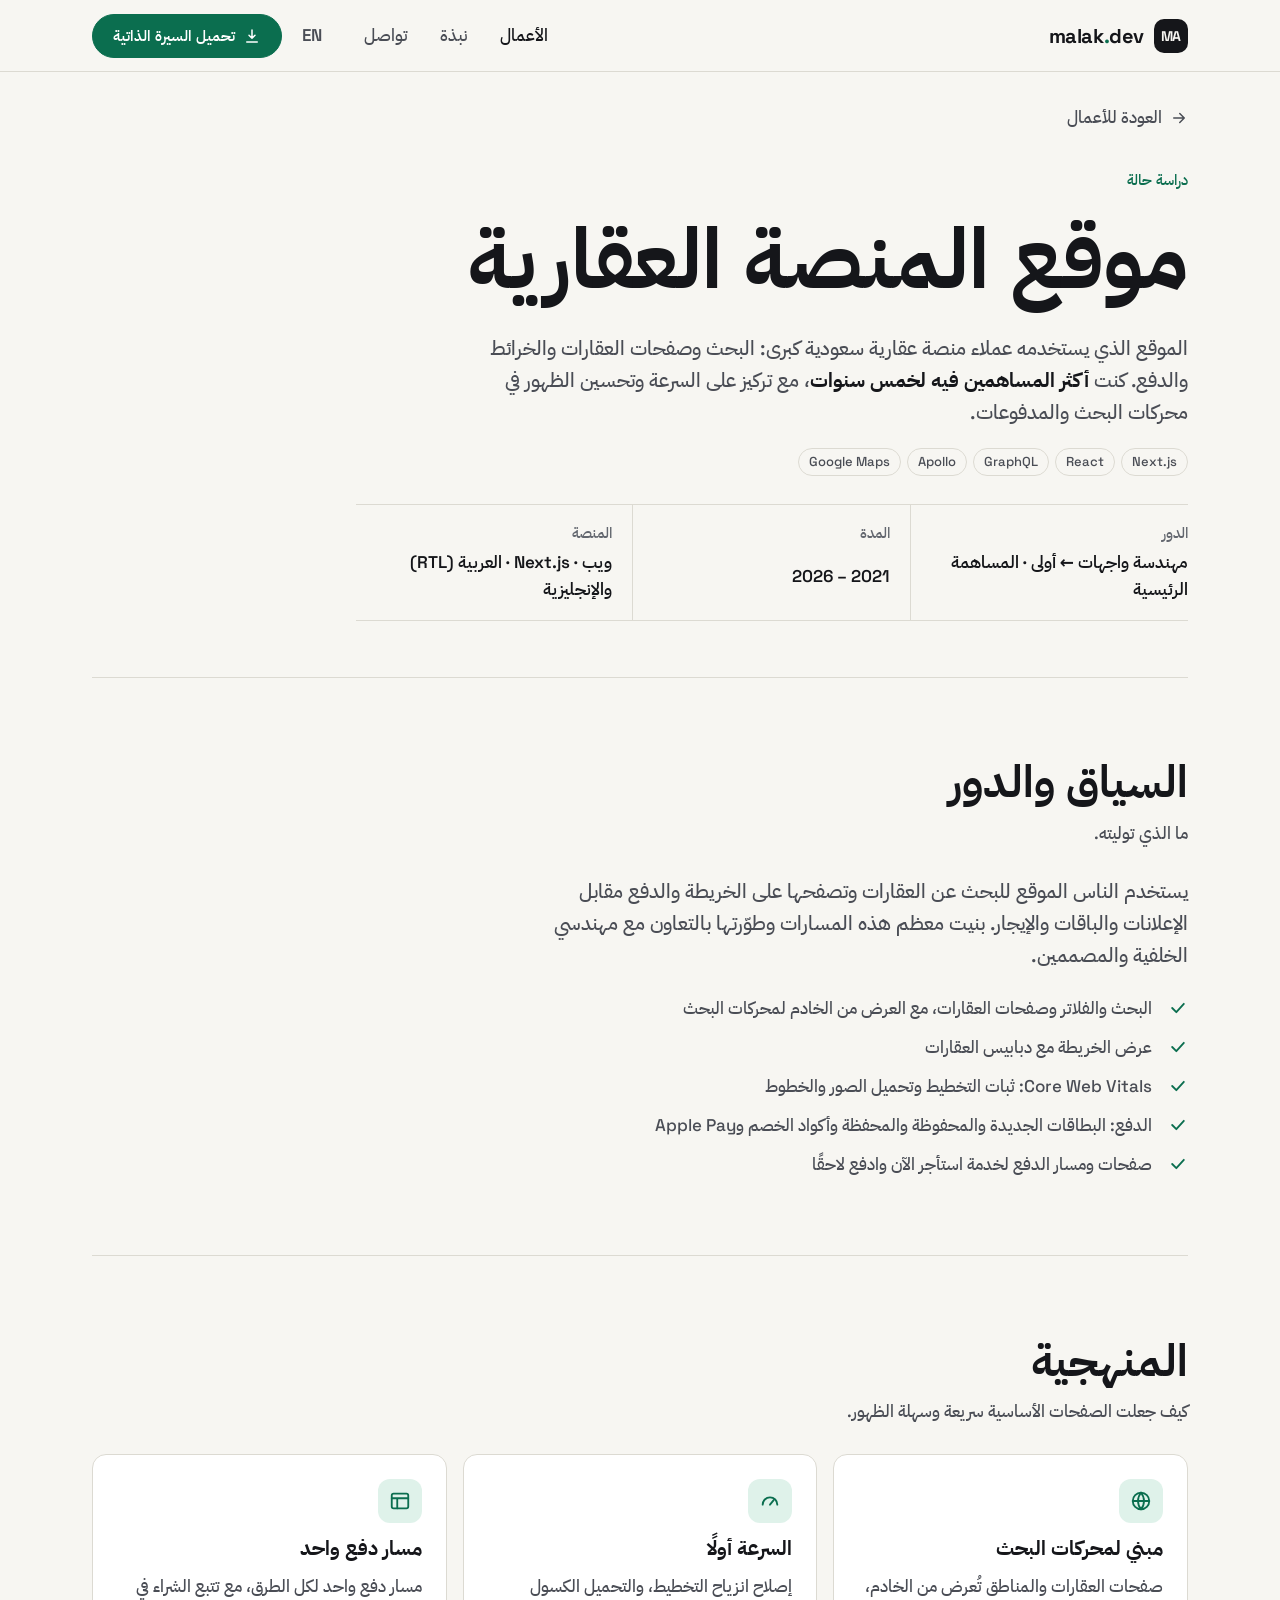
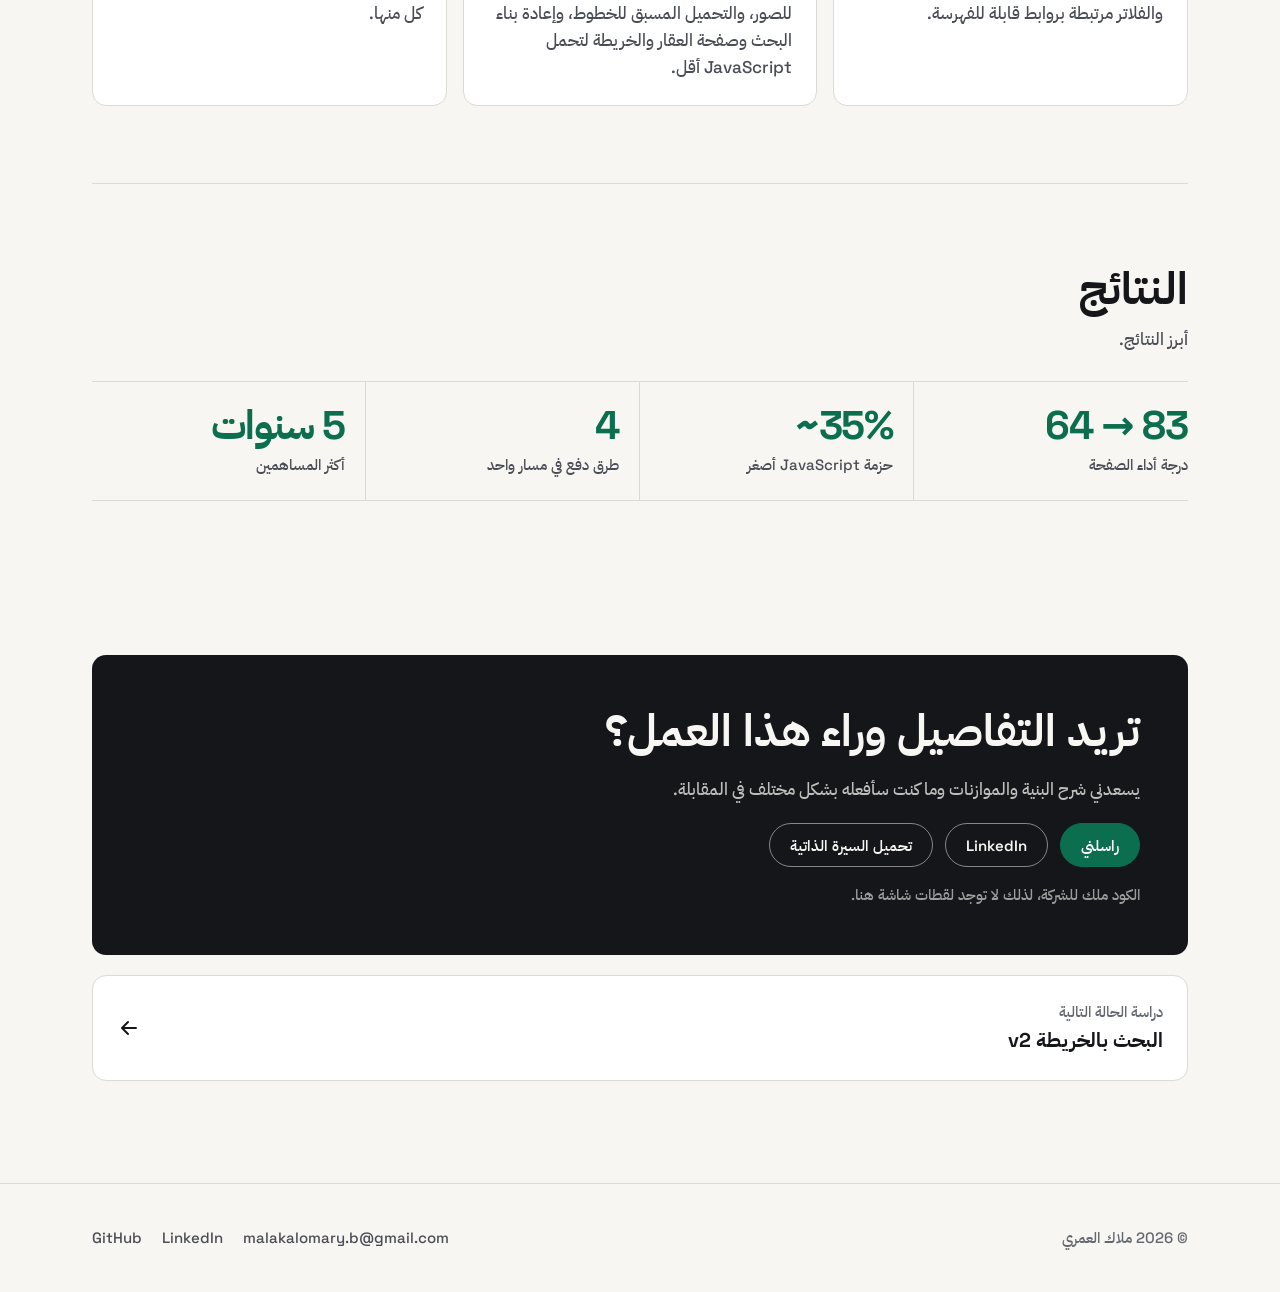
<file: ar/work/marketplace-web/index.html>
<!doctype html>
<html lang="ar" dir="rtl">
<head>
  <meta charset="utf-8">
  <meta name="viewport" content="width=device-width, initial-scale=1">
  <title>موقع المنصة العقارية · دراسة حالة · ملاك العمري</title>
  <meta name="description" content="الموقع الذي يستخدمه عملاء منصة عقارية سعودية كبرى: البحث وصفحات العقارات والخرائط والدفع. كنت أكثر المساهمين فيه لخمس سنوات، مع تركيز على السرعة وتحسين الظهور في محركات البحث والمدفوعات.">
  <link rel="canonical" href="https://malakalomari.github.io/malak-dev/ar/work/marketplace-web/">
  <meta property="og:type" content="article">
  <meta property="og:site_name" content="malak.dev">
  <meta property="og:title" content="موقع المنصة العقارية · دراسة حالة · ملاك العمري">
  <meta property="og:description" content="الموقع الذي يستخدمه عملاء منصة عقارية سعودية كبرى: البحث وصفحات العقارات والخرائط والدفع. كنت أكثر المساهمين فيه لخمس سنوات، مع تركيز على السرعة وتحسين الظهور في محركات البحث والمدفوعات.">
  <meta property="og:url" content="https://malakalomari.github.io/malak-dev/ar/work/marketplace-web/">
  <meta property="og:image" content="https://malakalomari.github.io/malak-dev/assets/img/og-ar.png">
  <meta property="og:image:width" content="1200">
  <meta property="og:image:height" content="630">
  <meta property="og:image:alt" content="موقع المنصة العقارية · دراسة حالة · ملاك العمري">
  <meta property="og:locale" content="ar_SA">
  <meta property="og:locale:alternate" content="en_US">
  <meta name="twitter:card" content="summary_large_image">
  <link rel="alternate" hreflang="en" href="https://malakalomari.github.io/malak-dev/work/marketplace-web/">
  <link rel="alternate" hreflang="ar" href="https://malakalomari.github.io/malak-dev/ar/work/marketplace-web/">
  <link rel="alternate" hreflang="x-default" href="https://malakalomari.github.io/malak-dev/work/marketplace-web/">
  <meta name="theme-color" content="#f7f6f2" media="(prefers-color-scheme: light)">
  <meta name="theme-color" content="#0e0f12" media="(prefers-color-scheme: dark)">
  <link rel="icon" href="../../../assets/img/favicon.svg" type="image/svg+xml">
  <link rel="preload" href="../../../assets/fonts/IBMPlexSansArabic-500-arabic.woff2" as="font" type="font/woff2" crossorigin>
  <link rel="stylesheet" href="../../../assets/css/tokens.css">
  <link rel="stylesheet" href="../../../assets/css/base.css">
  <link rel="stylesheet" href="../../../assets/css/layout.css">
  <link rel="stylesheet" href="../../../assets/css/case.css">
  <script src="../../../assets/js/main.js" defer></script>
</head>
<body>
  <a class="skip-link" href="#main">انتقل إلى المحتوى</a>

  <header class="site-header">
    <div class="container">
      <a class="logo" href="../../../ar/" aria-label="ملاك العمري">
        <span class="logo-mark ltr" aria-hidden="true">MA</span>
        <span class="logo-text ltr">malak<span>.</span>dev</span>
      </a>
      <nav class="site-nav" id="site-nav" aria-label="القائمة">
        <ul class="nav-list">
          <li><a href="../../../ar/#work" aria-current="true">الأعمال</a></li>
          <li><a href="../../../ar/#about">نبذة</a></li>
          <li><a href="../../../ar/#contact">تواصل</a></li>
        </ul>
        <div class="nav-cv"><a class="btn btn--primary" href="../../../assets/Malak_Alomary_CV.pdf" download><svg viewBox="0 0 24 24" fill="none" stroke="currentColor" stroke-width="2" stroke-linecap="round" stroke-linejoin="round" aria-hidden="true"><path d="M12 4v11m0 0l-4-4m4 4l4-4M5 20h14"/></svg>تحميل السيرة الذاتية</a></div>
      </nav>
      <div class="header-actions">
        <a class="lang-link" href="../../../work/marketplace-web/" hreflang="en" lang="en" aria-label="English">EN</a>
        <a class="btn btn--primary header-cv" href="../../../assets/Malak_Alomary_CV.pdf" download><svg viewBox="0 0 24 24" fill="none" stroke="currentColor" stroke-width="2" stroke-linecap="round" stroke-linejoin="round" aria-hidden="true"><path d="M12 4v11m0 0l-4-4m4 4l4-4M5 20h14"/></svg>تحميل السيرة الذاتية</a>
        <button class="menu-toggle" type="button" aria-expanded="false" aria-controls="site-nav" aria-label="القائمة"><svg class="icon-open" viewBox="0 0 24 24" fill="none" stroke="currentColor" stroke-width="2" stroke-linecap="round" aria-hidden="true"><path d="M4 7h16M4 12h16M4 17h16"/></svg><svg class="icon-close" viewBox="0 0 24 24" fill="none" stroke="currentColor" stroke-width="2" stroke-linecap="round" aria-hidden="true"><path d="M6 6l12 12M18 6L6 18"/></svg></button>
      </div>
    </div>
  </header>

  <main id="main">
    <div class="container case-page">
      <a class="case-back" href="../../../ar/#work"><svg viewBox="0 0 24 24" fill="none" stroke="currentColor" stroke-width="2" stroke-linecap="round" stroke-linejoin="round" aria-hidden="true"><path d="M19 12H5m0 0l6-6m-6 6l6 6"/></svg>العودة للأعمال</a>

      <header class="case-hero">
        <span class="eyebrow">دراسة حالة</span>
        <h1>موقع المنصة العقارية</h1>
        <p class="case-summary">الموقع الذي يستخدمه عملاء منصة عقارية سعودية كبرى: البحث وصفحات العقارات والخرائط والدفع. كنت <strong>أكثر المساهمين فيه لخمس سنوات</strong>، مع تركيز على السرعة وتحسين الظهور في محركات البحث والمدفوعات.</p>
        <ul class="tags" aria-label="التقنيات"><li>Next.js</li><li>React</li><li>GraphQL</li><li>Apollo</li><li>Google Maps</li></ul>
        <dl class="case-facts"><div><dt>الدور</dt><dd>مهندسة واجهات ← أولى · المساهمة الرئيسية</dd></div><div><dt>المدة</dt><dd>2021 – 2026</dd></div><div><dt>المنصة</dt><dd>ويب · Next.js · العربية (RTL) والإنجليزية</dd></div></dl>
      </header>

      <section class="case-section" aria-labelledby="ctx-title">
        <div class="case-section-head"><h2 id="ctx-title">السياق والدور</h2><p>ما الذي توليته.</p></div>
        <p class="case-text">يستخدم الناس الموقع للبحث عن العقارات وتصفحها على الخريطة والدفع مقابل الإعلانات والباقات والإيجار. بنيت معظم هذه المسارات وطوّرتها بالتعاون مع مهندسي الخلفية والمصممين.</p>
        <h3 class="visually-hidden">ما توليته</h3>
        <ul class="case-list" aria-label="ما توليته"><li><svg viewBox="0 0 24 24" fill="none" stroke="currentColor" stroke-width="2.2" stroke-linecap="round" stroke-linejoin="round" aria-hidden="true"><path d="M5 12l5 5 9-10"/></svg><span>البحث والفلاتر وصفحات العقارات، مع العرض من الخادم لمحركات البحث</span></li><li><svg viewBox="0 0 24 24" fill="none" stroke="currentColor" stroke-width="2.2" stroke-linecap="round" stroke-linejoin="round" aria-hidden="true"><path d="M5 12l5 5 9-10"/></svg><span>عرض الخريطة مع دبابيس العقارات</span></li><li><svg viewBox="0 0 24 24" fill="none" stroke="currentColor" stroke-width="2.2" stroke-linecap="round" stroke-linejoin="round" aria-hidden="true"><path d="M5 12l5 5 9-10"/></svg><span>Core Web Vitals: ثبات التخطيط وتحميل الصور والخطوط</span></li><li><svg viewBox="0 0 24 24" fill="none" stroke="currentColor" stroke-width="2.2" stroke-linecap="round" stroke-linejoin="round" aria-hidden="true"><path d="M5 12l5 5 9-10"/></svg><span>الدفع: البطاقات الجديدة والمحفوظة والمحفظة وأكواد الخصم وApple Pay</span></li><li><svg viewBox="0 0 24 24" fill="none" stroke="currentColor" stroke-width="2.2" stroke-linecap="round" stroke-linejoin="round" aria-hidden="true"><path d="M5 12l5 5 9-10"/></svg><span>صفحات ومسار الدفع لخدمة استأجر الآن وادفع لاحقًا</span></li></ul>
      </section>

      <section class="case-section" aria-labelledby="appr-title">
        <div class="case-section-head"><h2 id="appr-title">المنهجية</h2><p>كيف جعلت الصفحات الأساسية سريعة وسهلة الظهور.</p></div>
        <ul class="pillars"><li class="pillar"><span class="pillar-icon"><svg viewBox="0 0 24 24" fill="none" stroke="currentColor" stroke-width="2" stroke-linecap="round" stroke-linejoin="round" aria-hidden="true"><circle cx="12" cy="12" r="9"/><path d="M3 12h18M12 3a14 14 0 0 1 0 18M12 3a14 14 0 0 0 0 18"/></svg></span><h3>مبني لمحركات البحث</h3><p>صفحات العقارات والمناطق تُعرض من الخادم، والفلاتر مرتبطة بروابط قابلة للفهرسة.</p></li><li class="pillar"><span class="pillar-icon"><svg viewBox="0 0 24 24" fill="none" stroke="currentColor" stroke-width="2" stroke-linecap="round" stroke-linejoin="round" aria-hidden="true"><path d="M4 16a8 8 0 1 1 16 0"/><path d="M12 16l4-5"/></svg></span><h3>السرعة أولًا</h3><p>إصلاح انزياح التخطيط، والتحميل الكسول للصور، والتحميل المسبق للخطوط، وإعادة بناء البحث وصفحة العقار والخريطة لتحمل JavaScript أقل.</p></li><li class="pillar"><span class="pillar-icon"><svg viewBox="0 0 24 24" fill="none" stroke="currentColor" stroke-width="2" stroke-linecap="round" stroke-linejoin="round" aria-hidden="true"><rect x="3" y="4" width="18" height="16" rx="2"/><path d="M3 9h18M9 9v11"/></svg></span><h3>مسار دفع واحد</h3><p>مسار دفع واحد لكل الطرق، مع تتبع الشراء في كل منها.</p></li></ul>
      </section>

      <section class="case-section" aria-labelledby="res-title">
        <div class="case-section-head"><h2 id="res-title">النتائج</h2><p>أبرز النتائج.</p></div>
        <ul class="figures"><li><strong class="ltr">64 → 83</strong><span>درجة أداء الصفحة</span></li><li><strong class="ltr">~35%</strong><span>حزمة JavaScript أصغر</span></li><li><strong class="ltr">4</strong><span>طرق دفع في مسار واحد</span></li><li><strong class="ar-value">5 سنوات</strong><span>أكثر المساهمين</span></li></ul>
      </section>

      <aside class="case-cta" aria-labelledby="cta-title">
        <h2 id="cta-title">تريد التفاصيل وراء هذا العمل؟</h2>
        <p>يسعدني شرح البنية والموازنات وما كنت سأفعله بشكل مختلف في المقابلة.</p>
        <div class="case-cta-actions">
          <a class="btn btn--primary" href="mailto:malakalomary.b@gmail.com">راسلني</a>
          <a class="btn" href="https://linkedin.com/in/malak-alomari" target="_blank" rel="noopener">LinkedIn</a>
          <a class="btn" href="../../../assets/Malak_Alomary_CV.pdf" download>تحميل السيرة الذاتية</a>
        </div>
        <small>الكود ملك للشركة، لذلك لا توجد لقطات شاشة هنا.</small>
      </aside>

      <a class="next-project" href="../map-search/"><div><span>دراسة الحالة التالية</span><strong>البحث بالخريطة v2</strong></div><svg viewBox="0 0 24 24" fill="none" stroke="currentColor" stroke-width="2" stroke-linecap="round" stroke-linejoin="round" aria-hidden="true"><path d="M5 12h14m0 0l-6-6m6 6l-6 6"/></svg></a>
    </div>
  </main>

  <footer class="site-footer">
    <div class="container">
      <p>© <span class="ltr" data-year>2026</span> ملاك العمري</p>
      <ul class="footer-links">
        <li><a class="ltr" href="mailto:malakalomary.b@gmail.com">malakalomary.b@gmail.com</a></li>
        <li><a href="https://linkedin.com/in/malak-alomari" target="_blank" rel="noopener">LinkedIn</a></li>
        <li><a href="https://github.com/malakalomari" target="_blank" rel="noopener">GitHub</a></li>
      </ul>
    </div>
  </footer>
</body>
</html>
</file>
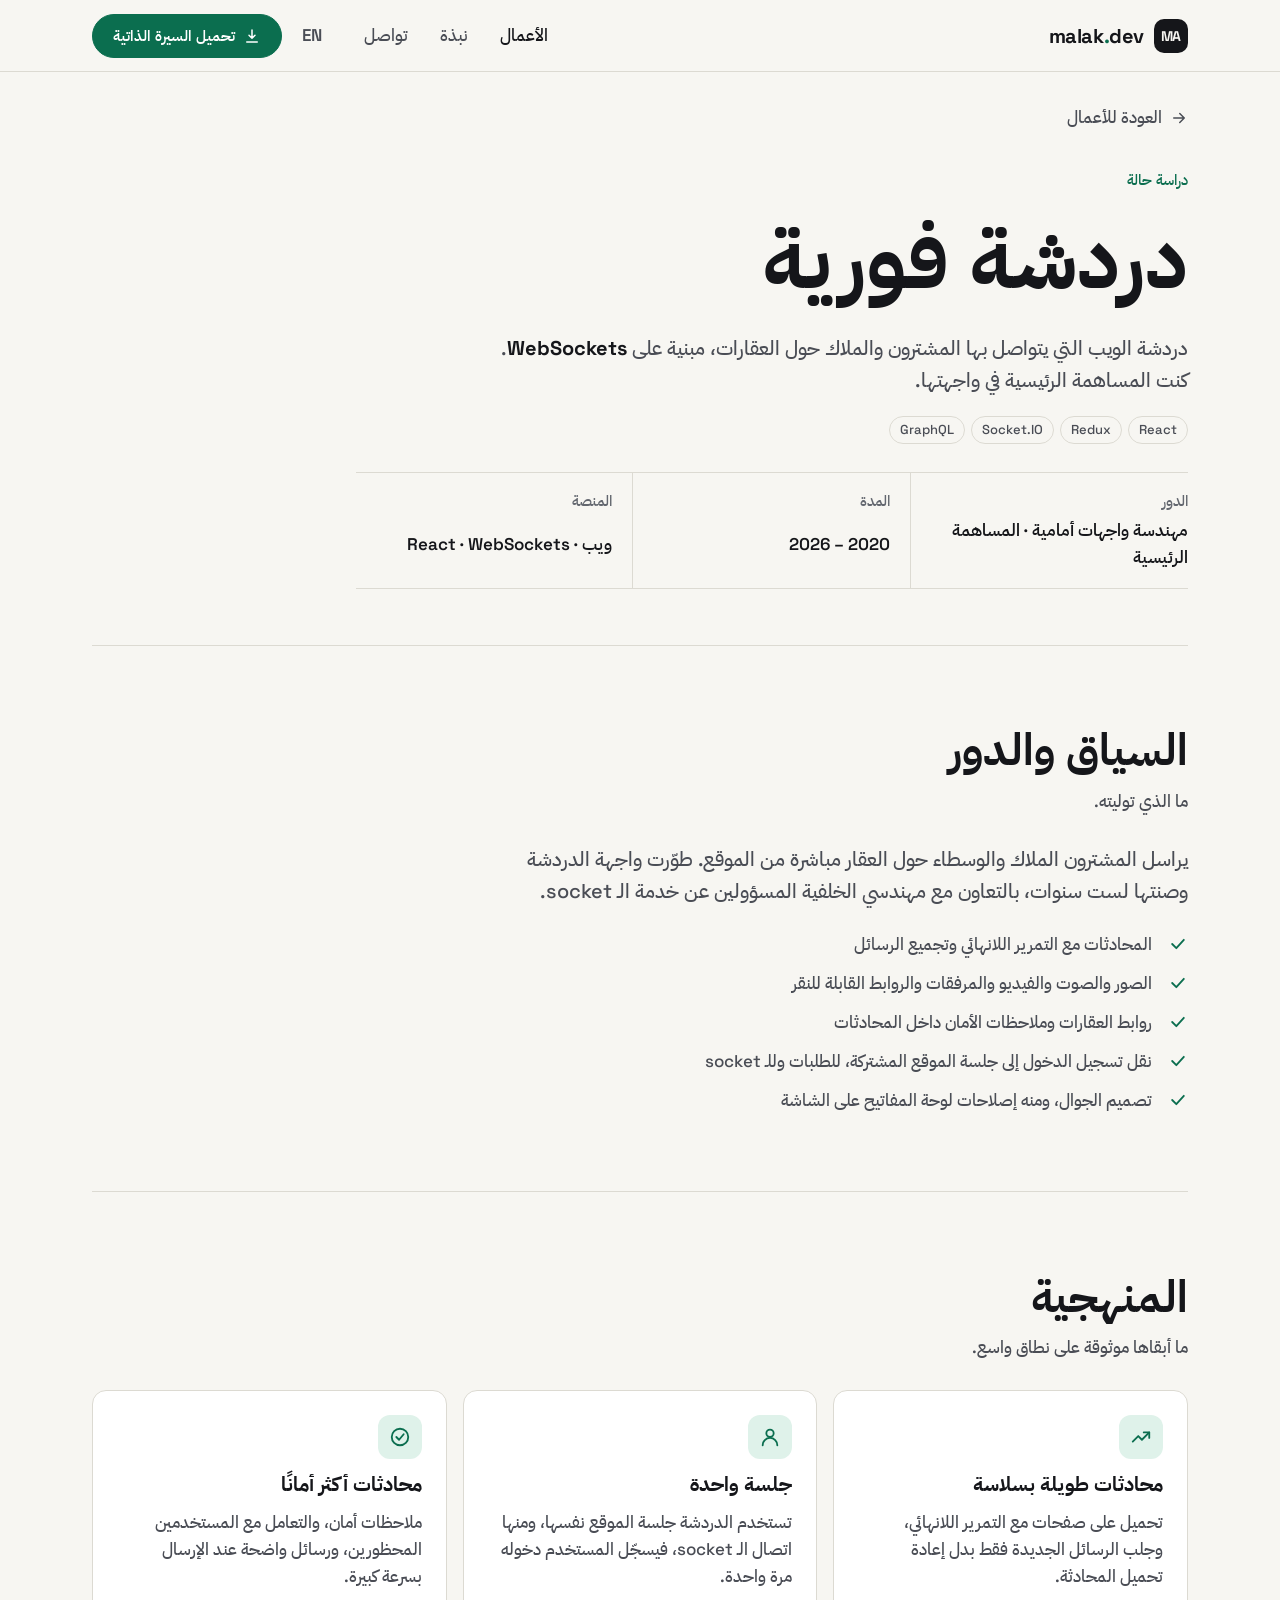
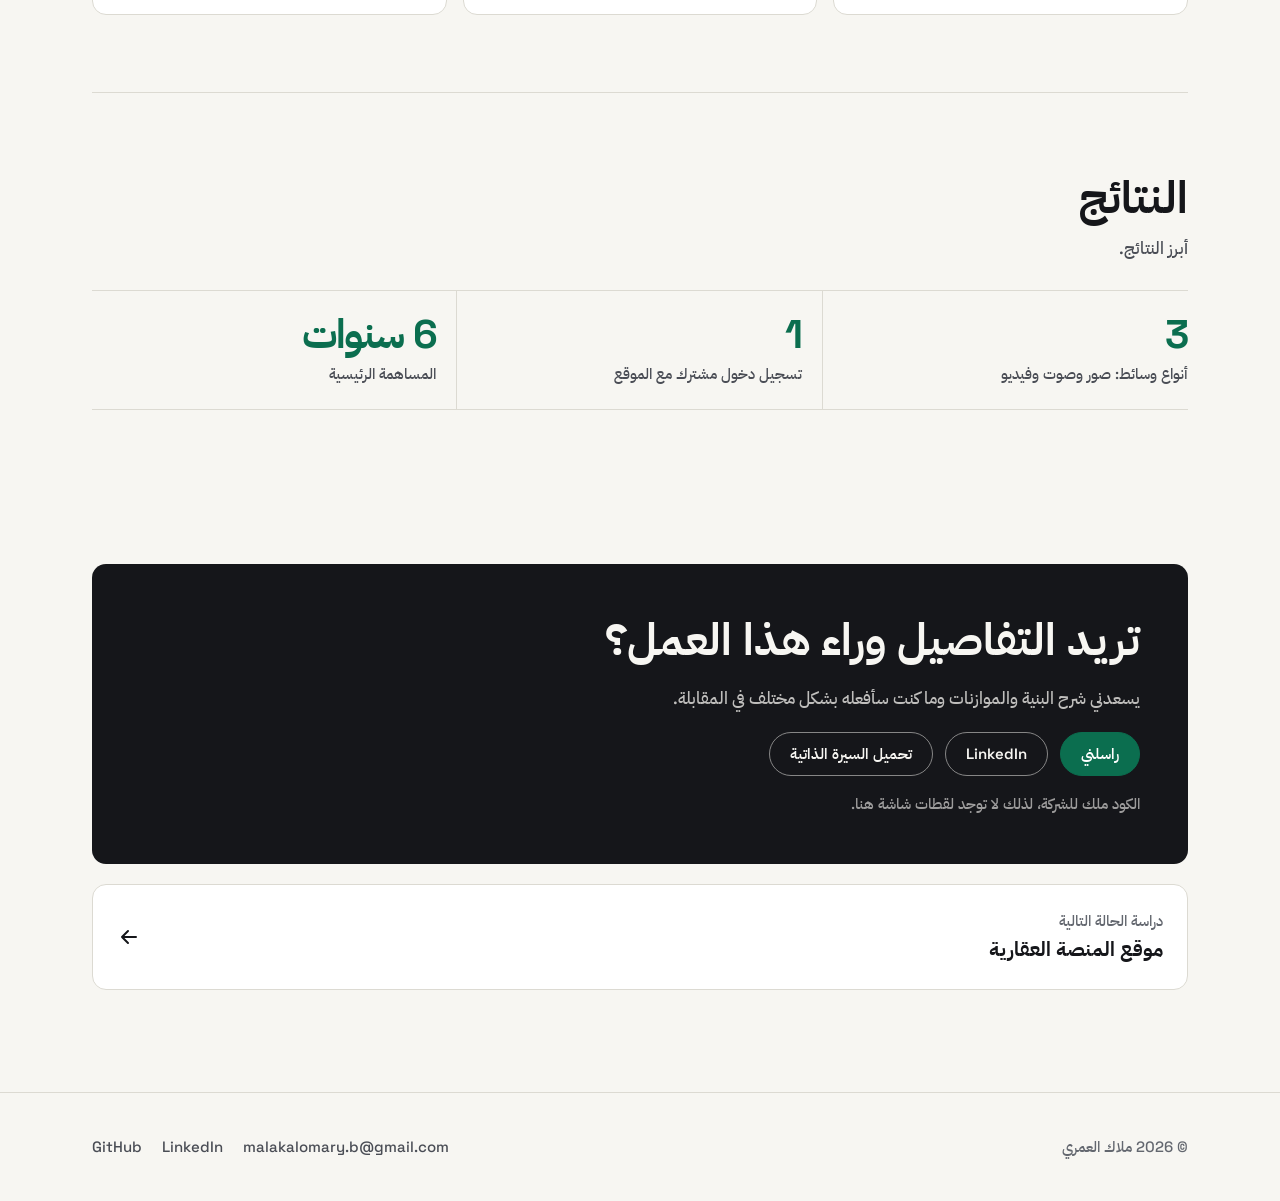
<file: ar/work/web-chat/index.html>
<!doctype html>
<html lang="ar" dir="rtl">
<head>
  <meta charset="utf-8">
  <meta name="viewport" content="width=device-width, initial-scale=1">
  <title>دردشة فورية · دراسة حالة · ملاك العمري</title>
  <meta name="description" content="دردشة الويب التي يتواصل بها المشترون والملاك حول العقارات، مبنية على WebSockets. كنت المساهمة الرئيسية في واجهتها.">
  <link rel="canonical" href="https://malakalomari.github.io/malak-dev/ar/work/web-chat/">
  <meta property="og:type" content="article">
  <meta property="og:site_name" content="malak.dev">
  <meta property="og:title" content="دردشة فورية · دراسة حالة · ملاك العمري">
  <meta property="og:description" content="دردشة الويب التي يتواصل بها المشترون والملاك حول العقارات، مبنية على WebSockets. كنت المساهمة الرئيسية في واجهتها.">
  <meta property="og:url" content="https://malakalomari.github.io/malak-dev/ar/work/web-chat/">
  <meta property="og:image" content="https://malakalomari.github.io/malak-dev/assets/img/og-ar.png">
  <meta property="og:image:width" content="1200">
  <meta property="og:image:height" content="630">
  <meta property="og:image:alt" content="دردشة فورية · دراسة حالة · ملاك العمري">
  <meta property="og:locale" content="ar_SA">
  <meta property="og:locale:alternate" content="en_US">
  <meta name="twitter:card" content="summary_large_image">
  <link rel="alternate" hreflang="en" href="https://malakalomari.github.io/malak-dev/work/web-chat/">
  <link rel="alternate" hreflang="ar" href="https://malakalomari.github.io/malak-dev/ar/work/web-chat/">
  <link rel="alternate" hreflang="x-default" href="https://malakalomari.github.io/malak-dev/work/web-chat/">
  <meta name="theme-color" content="#f7f6f2" media="(prefers-color-scheme: light)">
  <meta name="theme-color" content="#0e0f12" media="(prefers-color-scheme: dark)">
  <link rel="icon" href="../../../assets/img/favicon.svg" type="image/svg+xml">
  <link rel="preload" href="../../../assets/fonts/IBMPlexSansArabic-500-arabic.woff2" as="font" type="font/woff2" crossorigin>
  <link rel="stylesheet" href="../../../assets/css/tokens.css">
  <link rel="stylesheet" href="../../../assets/css/base.css">
  <link rel="stylesheet" href="../../../assets/css/layout.css">
  <link rel="stylesheet" href="../../../assets/css/case.css">
  <script src="../../../assets/js/main.js" defer></script>
</head>
<body>
  <a class="skip-link" href="#main">انتقل إلى المحتوى</a>

  <header class="site-header">
    <div class="container">
      <a class="logo" href="../../../ar/" aria-label="ملاك العمري">
        <span class="logo-mark ltr" aria-hidden="true">MA</span>
        <span class="logo-text ltr">malak<span>.</span>dev</span>
      </a>
      <nav class="site-nav" id="site-nav" aria-label="القائمة">
        <ul class="nav-list">
          <li><a href="../../../ar/#work" aria-current="true">الأعمال</a></li>
          <li><a href="../../../ar/#about">نبذة</a></li>
          <li><a href="../../../ar/#contact">تواصل</a></li>
        </ul>
        <div class="nav-cv"><a class="btn btn--primary" href="../../../assets/Malak_Alomary_CV.pdf" download><svg viewBox="0 0 24 24" fill="none" stroke="currentColor" stroke-width="2" stroke-linecap="round" stroke-linejoin="round" aria-hidden="true"><path d="M12 4v11m0 0l-4-4m4 4l4-4M5 20h14"/></svg>تحميل السيرة الذاتية</a></div>
      </nav>
      <div class="header-actions">
        <a class="lang-link" href="../../../work/web-chat/" hreflang="en" lang="en" aria-label="English">EN</a>
        <a class="btn btn--primary header-cv" href="../../../assets/Malak_Alomary_CV.pdf" download><svg viewBox="0 0 24 24" fill="none" stroke="currentColor" stroke-width="2" stroke-linecap="round" stroke-linejoin="round" aria-hidden="true"><path d="M12 4v11m0 0l-4-4m4 4l4-4M5 20h14"/></svg>تحميل السيرة الذاتية</a>
        <button class="menu-toggle" type="button" aria-expanded="false" aria-controls="site-nav" aria-label="القائمة"><svg class="icon-open" viewBox="0 0 24 24" fill="none" stroke="currentColor" stroke-width="2" stroke-linecap="round" aria-hidden="true"><path d="M4 7h16M4 12h16M4 17h16"/></svg><svg class="icon-close" viewBox="0 0 24 24" fill="none" stroke="currentColor" stroke-width="2" stroke-linecap="round" aria-hidden="true"><path d="M6 6l12 12M18 6L6 18"/></svg></button>
      </div>
    </div>
  </header>

  <main id="main">
    <div class="container case-page">
      <a class="case-back" href="../../../ar/#work"><svg viewBox="0 0 24 24" fill="none" stroke="currentColor" stroke-width="2" stroke-linecap="round" stroke-linejoin="round" aria-hidden="true"><path d="M19 12H5m0 0l6-6m-6 6l6 6"/></svg>العودة للأعمال</a>

      <header class="case-hero">
        <span class="eyebrow">دراسة حالة</span>
        <h1>دردشة فورية</h1>
        <p class="case-summary">دردشة الويب التي يتواصل بها المشترون والملاك حول العقارات، مبنية على <strong>WebSockets</strong>. كنت المساهمة الرئيسية في واجهتها.</p>
        <ul class="tags" aria-label="التقنيات"><li>React</li><li>Redux</li><li>Socket.IO</li><li>GraphQL</li></ul>
        <dl class="case-facts"><div><dt>الدور</dt><dd>مهندسة واجهات أمامية · المساهمة الرئيسية</dd></div><div><dt>المدة</dt><dd>2020 – 2026</dd></div><div><dt>المنصة</dt><dd>ويب · React · WebSockets</dd></div></dl>
      </header>

      <section class="case-section" aria-labelledby="ctx-title">
        <div class="case-section-head"><h2 id="ctx-title">السياق والدور</h2><p>ما الذي توليته.</p></div>
        <p class="case-text">يراسل المشترون الملاك والوسطاء حول العقار مباشرة من الموقع. طوّرت واجهة الدردشة وصنتها لست سنوات، بالتعاون مع مهندسي الخلفية المسؤولين عن خدمة الـ socket.</p>
        <h3 class="visually-hidden">ما توليته</h3>
        <ul class="case-list" aria-label="ما توليته"><li><svg viewBox="0 0 24 24" fill="none" stroke="currentColor" stroke-width="2.2" stroke-linecap="round" stroke-linejoin="round" aria-hidden="true"><path d="M5 12l5 5 9-10"/></svg><span>المحادثات مع التمرير اللانهائي وتجميع الرسائل</span></li><li><svg viewBox="0 0 24 24" fill="none" stroke="currentColor" stroke-width="2.2" stroke-linecap="round" stroke-linejoin="round" aria-hidden="true"><path d="M5 12l5 5 9-10"/></svg><span>الصور والصوت والفيديو والمرفقات والروابط القابلة للنقر</span></li><li><svg viewBox="0 0 24 24" fill="none" stroke="currentColor" stroke-width="2.2" stroke-linecap="round" stroke-linejoin="round" aria-hidden="true"><path d="M5 12l5 5 9-10"/></svg><span>روابط العقارات وملاحظات الأمان داخل المحادثات</span></li><li><svg viewBox="0 0 24 24" fill="none" stroke="currentColor" stroke-width="2.2" stroke-linecap="round" stroke-linejoin="round" aria-hidden="true"><path d="M5 12l5 5 9-10"/></svg><span>نقل تسجيل الدخول إلى جلسة الموقع المشتركة، للطلبات وللـ socket</span></li><li><svg viewBox="0 0 24 24" fill="none" stroke="currentColor" stroke-width="2.2" stroke-linecap="round" stroke-linejoin="round" aria-hidden="true"><path d="M5 12l5 5 9-10"/></svg><span>تصميم الجوال، ومنه إصلاحات لوحة المفاتيح على الشاشة</span></li></ul>
      </section>

      <section class="case-section" aria-labelledby="appr-title">
        <div class="case-section-head"><h2 id="appr-title">المنهجية</h2><p>ما أبقاها موثوقة على نطاق واسع.</p></div>
        <ul class="pillars"><li class="pillar"><span class="pillar-icon"><svg viewBox="0 0 24 24" fill="none" stroke="currentColor" stroke-width="2" stroke-linecap="round" stroke-linejoin="round" aria-hidden="true"><path d="M3 17l6-6 4 4 8-8"/><path d="M15 7h6v6"/></svg></span><h3>محادثات طويلة بسلاسة</h3><p>تحميل على صفحات مع التمرير اللانهائي، وجلب الرسائل الجديدة فقط بدل إعادة تحميل المحادثة.</p></li><li class="pillar"><span class="pillar-icon"><svg viewBox="0 0 24 24" fill="none" stroke="currentColor" stroke-width="2" stroke-linecap="round" stroke-linejoin="round" aria-hidden="true"><circle cx="12" cy="8" r="4"/><path d="M4 21a8 8 0 0 1 16 0"/></svg></span><h3>جلسة واحدة</h3><p>تستخدم الدردشة جلسة الموقع نفسها، ومنها اتصال الـ socket، فيسجّل المستخدم دخوله مرة واحدة.</p></li><li class="pillar"><span class="pillar-icon"><svg viewBox="0 0 24 24" fill="none" stroke="currentColor" stroke-width="2" stroke-linecap="round" stroke-linejoin="round" aria-hidden="true"><circle cx="12" cy="12" r="9"/><path d="M8 12l3 3 5-6"/></svg></span><h3>محادثات أكثر أمانًا</h3><p>ملاحظات أمان، والتعامل مع المستخدمين المحظورين، ورسائل واضحة عند الإرسال بسرعة كبيرة.</p></li></ul>
      </section>

      <section class="case-section" aria-labelledby="res-title">
        <div class="case-section-head"><h2 id="res-title">النتائج</h2><p>أبرز النتائج.</p></div>
        <ul class="figures"><li><strong class="ltr">3</strong><span>أنواع وسائط: صور وصوت وفيديو</span></li><li><strong class="ltr">1</strong><span>تسجيل دخول مشترك مع الموقع</span></li><li><strong class="ar-value">6 سنوات</strong><span>المساهمة الرئيسية</span></li></ul>
      </section>

      <aside class="case-cta" aria-labelledby="cta-title">
        <h2 id="cta-title">تريد التفاصيل وراء هذا العمل؟</h2>
        <p>يسعدني شرح البنية والموازنات وما كنت سأفعله بشكل مختلف في المقابلة.</p>
        <div class="case-cta-actions">
          <a class="btn btn--primary" href="mailto:malakalomary.b@gmail.com">راسلني</a>
          <a class="btn" href="https://linkedin.com/in/malak-alomari" target="_blank" rel="noopener">LinkedIn</a>
          <a class="btn" href="../../../assets/Malak_Alomary_CV.pdf" download>تحميل السيرة الذاتية</a>
        </div>
        <small>الكود ملك للشركة، لذلك لا توجد لقطات شاشة هنا.</small>
      </aside>

      <a class="next-project" href="../marketplace-web/"><div><span>دراسة الحالة التالية</span><strong>موقع المنصة العقارية</strong></div><svg viewBox="0 0 24 24" fill="none" stroke="currentColor" stroke-width="2" stroke-linecap="round" stroke-linejoin="round" aria-hidden="true"><path d="M5 12h14m0 0l-6-6m6 6l-6 6"/></svg></a>
    </div>
  </main>

  <footer class="site-footer">
    <div class="container">
      <p>© <span class="ltr" data-year>2026</span> ملاك العمري</p>
      <ul class="footer-links">
        <li><a class="ltr" href="mailto:malakalomary.b@gmail.com">malakalomary.b@gmail.com</a></li>
        <li><a href="https://linkedin.com/in/malak-alomari" target="_blank" rel="noopener">LinkedIn</a></li>
        <li><a href="https://github.com/malakalomari" target="_blank" rel="noopener">GitHub</a></li>
      </ul>
    </div>
  </footer>
</body>
</html>
</file>
<file: assets/css/tokens.css>
/* Design tokens: every color, size and timing the site uses. Change the look here. */

/* Self-hosted fonts (OFL). Space Grotesk for Latin, IBM Plex Sans Arabic for Arabic, IBM Plex Mono for labels. */
@font-face {
  font-family: "Space Grotesk";
  font-weight: 300 700;
  font-display: swap;
  src: url("../fonts/SpaceGrotesk-latin.woff2") format("woff2");
}
@font-face {
  font-family: "IBM Plex Sans Arabic";
  font-weight: 500;
  font-display: swap;
  src: url("../fonts/IBMPlexSansArabic-500-arabic.woff2") format("woff2");
  unicode-range: U+0600-06FF, U+0750-077F, U+08A0-08FF, U+200C-200E, U+FB50-FDFF, U+FE70-FEFC;
}
@font-face {
  font-family: "IBM Plex Sans Arabic";
  font-weight: 600;
  font-display: swap;
  src: url("../fonts/IBMPlexSansArabic-600-arabic.woff2") format("woff2");
  unicode-range: U+0600-06FF, U+0750-077F, U+08A0-08FF, U+200C-200E, U+FB50-FDFF, U+FE70-FEFC;
}
@font-face {
  font-family: "IBM Plex Sans Arabic";
  font-weight: 700;
  font-display: swap;
  src: url("../fonts/IBMPlexSansArabic-700-arabic.woff2") format("woff2");
  unicode-range: U+0600-06FF, U+0750-077F, U+08A0-08FF, U+200C-200E, U+FB50-FDFF, U+FE70-FEFC;
}
@font-face {
  font-family: "IBM Plex Mono";
  font-weight: 500;
  font-display: swap;
  src: url("../fonts/IBMPlexMono-500-latin.woff2") format("woff2");
}

:root {
  /* Color: light theme */
  --bg: #f7f6f2;
  --surface: #ffffff;
  --surface-2: #efeee8;
  --line: #dcdad2;
  --text: #15161a;
  --text-2: #4a4d55;
  --text-3: #63676f;
  --accent: #0b6e4f;
  --accent-ink: #ffffff;
  --accent-soft: #dff2ea;
  --focus: #0b6e4f;

  /* Type */
  --font-latin: "Space Grotesk", ui-sans-serif, system-ui, sans-serif;
  --font-arabic: "IBM Plex Sans Arabic", "Space Grotesk", system-ui, sans-serif;
  --font-mono: "IBM Plex Mono", ui-monospace, Menlo, monospace;
  --font-body: var(--font-latin);
  --fs-xs: 0.8125rem;
  --fs-sm: 0.9375rem;
  --fs-md: 1.0625rem;
  --fs-lg: 1.25rem;
  --fs-xl: clamp(1.75rem, 1.2rem + 2.2vw, 2.75rem);
  --fs-hero: clamp(2.5rem, 1.4rem + 5vw, 5.25rem);

  /* Space and shape */
  --gutter: 16px;
  --max: 1160px;
  --header-h: 64px;
  --space-section: clamp(72px, 8vw, 128px);
  --radius: 14px;
  --radius-sm: 8px;
  --radius-pill: 999px;

  /* Motion */
  --ease: cubic-bezier(0.2, 0.7, 0.2, 1);
  --dur-fast: 150ms;
  --dur: 300ms;
  --dur-slow: 600ms;

  color-scheme: light;
}

@media (prefers-color-scheme: dark) {
  :root:not([data-theme="light"]) {
    --bg: #0e0f12;
    --surface: #16181d;
    --surface-2: #1d2027;
    --line: #2a2e36;
    --text: #eef0f3;
    --text-2: #b4b9c2;
    --text-3: #8d939d;
    --accent: #6fe0b3;
    --accent-ink: #0b2a1f;
    --accent-soft: #14302a;
    --focus: #6fe0b3;
    color-scheme: dark;
  }
}
:root[data-theme="dark"] {
  --bg: #0e0f12;
  --surface: #16181d;
  --surface-2: #1d2027;
  --line: #2a2e36;
  --text: #eef0f3;
  --text-2: #b4b9c2;
  --text-3: #8d939d;
  --accent: #6fe0b3;
  --accent-ink: #0b2a1f;
  --accent-soft: #14302a;
  --focus: #6fe0b3;
  color-scheme: dark;
}

:root[lang="ar"] {
  --font-body: var(--font-arabic);
}

@media (min-width: 720px) {
  :root { --gutter: 32px; --header-h: 72px; }
}
</file>
<file: assets/css/base.css>
/* Reset, typography and shared building blocks. Layout of specific regions lives in layout.css. */

*, *::before, *::after { box-sizing: border-box; }
html { -webkit-text-size-adjust: 100%; scroll-padding-top: calc(var(--header-h) + 16px); }
@media (prefers-reduced-motion: no-preference) { html { scroll-behavior: smooth; } }

body {
  margin: 0;
  background: var(--bg);
  color: var(--text);
  font: 500 var(--fs-md)/1.6 var(--font-body);
  -webkit-font-smoothing: antialiased;
  text-rendering: optimizeLegibility;
  overflow-x: hidden;
}

h1, h2, h3 { margin: 0; line-height: 1.1; font-weight: 700; letter-spacing: -0.02em; text-wrap: balance; }
:root[lang="ar"] h1, :root[lang="ar"] h2, :root[lang="ar"] h3 { letter-spacing: 0; line-height: 1.3; }
p { margin: 0; text-wrap: pretty; }
img, svg { display: block; max-width: 100%; }
a { color: inherit; }
ul, ol { margin: 0; padding: 0; }

:focus-visible { outline: 2px solid var(--focus); outline-offset: 3px; border-radius: 4px; }

/* Numbers, emails and code stay left-to-right inside Arabic text */
.ltr { direction: ltr; unicode-bidi: isolate; }

.visually-hidden {
  position: absolute !important; width: 1px; height: 1px; padding: 0; margin: -1px;
  overflow: hidden; clip: rect(0 0 0 0); white-space: nowrap; border: 0;
}

.skip-link {
  position: absolute; inset-inline-start: 16px; top: -100px; z-index: 100;
  padding: 10px 16px; border-radius: var(--radius-sm);
  background: var(--accent); color: var(--accent-ink); font-weight: 600; text-decoration: none;
}
.skip-link:focus { top: 12px; }

.container { width: 100%; max-width: var(--max); margin-inline: auto; padding-inline: var(--gutter); }

.eyebrow {
  display: inline-block;
  font: 500 var(--fs-xs)/1 var(--font-mono);
  letter-spacing: 0.08em;
  text-transform: uppercase;
  color: var(--accent);
}
:root[lang="ar"] .eyebrow { font-family: var(--font-arabic); letter-spacing: 0; text-transform: none; font-size: var(--fs-sm); }

/* Buttons: one primary, one secondary. Both meet the 44px touch target. */
.btn {
  display: inline-flex; align-items: center; justify-content: center; gap: 8px;
  min-height: 44px; padding: 10px 20px;
  border-radius: var(--radius-pill); border: 1px solid var(--line);
  background: transparent; color: var(--text);
  font: 600 var(--fs-sm)/1 var(--font-body); text-decoration: none; cursor: pointer;
  transition: background-color var(--dur-fast) var(--ease), border-color var(--dur-fast) var(--ease), transform var(--dur-fast) var(--ease);
}
.btn:hover { border-color: var(--text-3); }
.btn:active { transform: translateY(1px); }
.btn--primary { background: var(--accent); border-color: var(--accent); color: var(--accent-ink); }
.btn--primary:hover { border-color: var(--accent); filter: brightness(1.08); }
.btn svg { width: 18px; height: 18px; flex: none; }

/* Tags: small pills for technologies, used on cards and case studies */
.tags { list-style: none; display: flex; flex-wrap: wrap; gap: 6px; }
.tags li { padding: 4px 10px; border: 1px solid var(--line); border-radius: var(--radius-pill); font: 500 var(--fs-xs)/1.4 var(--font-mono); color: var(--text-2); }
:root[lang="ar"] .tags li { font-family: var(--font-arabic); }

/* Sections */
.section { padding-block: var(--space-section); }
.section + .section { border-top: 1px solid var(--line); }
.section-head { display: grid; gap: 12px; margin-bottom: 40px; max-width: 46rem; }
.section-head h2 { font-size: var(--fs-xl); }
.section-head p { color: var(--text-2); }

/* Build placeholders: visible boxes marking where a later module goes. Removed module by module. */
.placeholder {
  display: grid; place-items: center; align-content: center; gap: 6px;
  min-height: 160px; padding: 24px;
  border: 1.5px dashed var(--line); border-radius: var(--radius);
  background: repeating-linear-gradient(-45deg, transparent 0 12px, var(--surface-2) 12px 13px);
  color: var(--text-3); text-align: center;
}
.placeholder strong { color: var(--text-2); font-weight: 600; }
.placeholder small { font: 500 var(--fs-xs)/1.4 var(--font-mono); }
.placeholder--tall { min-height: 320px; }

@media (prefers-reduced-motion: reduce) {
  *, *::before, *::after { animation-duration: 0.01ms !important; animation-iteration-count: 1 !important; transition-duration: 0.01ms !important; }
}
:root[lang="ar"] .placeholder small { font-family: var(--font-arabic); font-size: var(--fs-sm); }

/* ---------- Module 7: Motion and interaction ----------
   Everything here only runs when main.js adds .motion to <html>, which it skips for
   prefers-reduced-motion. Without JavaScript the page renders fully visible. */

/* Page-to-page fade, including the language switch (browsers without support just navigate) */
@view-transition { navigation: auto; }
::view-transition-old(root), ::view-transition-new(root) { animation-duration: 250ms; }
@media (prefers-reduced-motion: reduce) { @view-transition { navigation: none; } }

/* Hero: lines rise in one after another on load */
@keyframes rise { from { opacity: 0; transform: translateY(20px); } }
.motion .hero-inner > *, .motion .case-hero > * { animation: rise 700ms var(--ease) both; }
.motion .hero-inner > :nth-child(2), .motion .case-hero > :nth-child(2) { animation-delay: 80ms; }
.motion .hero-inner > :nth-child(3), .motion .case-hero > :nth-child(3) { animation-delay: 160ms; }
.motion .hero-inner > :nth-child(4), .motion .case-hero > :nth-child(4) { animation-delay: 240ms; }
.motion .hero-inner > :nth-child(5), .motion .case-hero > :nth-child(5) { animation-delay: 320ms; }
.motion .hero-inner > :nth-child(6), .motion .case-hero > :nth-child(6) { animation-delay: 400ms; }

/* Scroll reveal: content fades up as it enters the screen. Classes are removed once done,
   so hover effects on cards keep working. */
.motion .reveal { opacity: 0; transform: translateY(24px); transition: opacity 600ms var(--ease), transform 600ms var(--ease); transition-delay: var(--reveal-delay, 0ms); }
.motion .reveal.is-in { opacity: 1; transform: none; }
@media print { .motion .reveal { opacity: 1; transform: none; } }

/* Header gains a soft shadow once the page scrolls */
.site-header { transition: box-shadow var(--dur) var(--ease); }
.site-header.is-scrolled { box-shadow: 0 8px 24px -18px rgb(0 0 0 / .45); }

/* Nav link for the section on screen (home page) */
.nav-list a.is-active { color: var(--text); background: var(--surface-2); }
</file>
<file: assets/css/layout.css>
/* Header, mobile menu and footer, shared by every page. */

.site-header {
  position: sticky; top: 0; z-index: 50;
  height: var(--header-h);
  background: color-mix(in srgb, var(--bg) 85%, transparent);
  backdrop-filter: saturate(1.4) blur(12px);
  -webkit-backdrop-filter: saturate(1.4) blur(12px);
  border-bottom: 1px solid var(--line);
}
.site-header .container { height: 100%; display: flex; align-items: center; gap: 16px; }

.logo { display: inline-flex; align-items: center; gap: 10px; text-decoration: none; font-weight: 700; font-size: var(--fs-lg); letter-spacing: -0.02em; }
.logo-mark {
  display: grid; place-items: center; width: 34px; height: 34px; border-radius: 10px;
  background: var(--text); color: var(--bg); font: 700 14px/1 var(--font-latin);
}
.logo-text span { color: var(--accent); }

.site-nav { margin-inline-start: auto; }
.nav-list { list-style: none; display: flex; align-items: center; gap: 4px; }
.nav-list a {
  display: inline-flex; align-items: center; min-height: 44px; padding: 0 14px;
  border-radius: var(--radius-pill); text-decoration: none; color: var(--text-2); font-weight: 500;
  transition: color var(--dur-fast) var(--ease), background-color var(--dur-fast) var(--ease);
}
.nav-list a:hover { color: var(--text); background: var(--surface-2); }
.nav-list a[aria-current="page"], .nav-list a[aria-current="true"] { color: var(--text); }

.header-actions { display: flex; align-items: center; gap: 8px; }
.lang-link {
  display: inline-flex; align-items: center; justify-content: center; min-width: 44px; min-height: 44px; padding: 0 12px;
  border-radius: var(--radius-pill); text-decoration: none; color: var(--text-2); font-weight: 600;
}
.lang-link:hover { color: var(--text); background: var(--surface-2); }
.lang-link[lang="ar"] { font-family: var(--font-arabic); }
.lang-link[lang="en"] { font-family: var(--font-latin); }

.menu-toggle {
  display: none; align-items: center; justify-content: center; width: 44px; height: 44px;
  border: 1px solid var(--line); border-radius: var(--radius-pill); background: transparent; color: var(--text); cursor: pointer;
}
.menu-toggle svg { width: 20px; height: 20px; }
.menu-toggle .icon-close { display: none; }
.menu-toggle[aria-expanded="true"] .icon-open { display: none; }
.menu-toggle[aria-expanded="true"] .icon-close { display: block; }

/* Phones: nav collapses into a disclosure panel under the header */
@media (max-width: 759px) {
  .menu-toggle { display: inline-flex; }
  .header-cv { display: none; }
  .site-nav {
    position: absolute; inset-inline: 0; top: var(--header-h);
    background: var(--bg); border-bottom: 1px solid var(--line);
    padding: 8px var(--gutter) 20px;
    display: none;
  }
  .site-nav.is-open { display: block; }
  .nav-list { flex-direction: column; align-items: stretch; gap: 2px; }
  .nav-list a { min-height: 48px; font-size: var(--fs-lg); }
  .nav-cv { display: block; margin-top: 12px; }
  .nav-cv .btn { width: 100%; }
}
@media (min-width: 760px) {
  .nav-cv { display: none; }
}

/* Footer */
.site-footer { border-top: 1px solid var(--line); padding-block: 32px; color: var(--text-3); font-size: var(--fs-sm); }
.site-footer .container { display: flex; flex-wrap: wrap; align-items: center; justify-content: space-between; gap: 16px; }
.footer-links { list-style: none; display: flex; flex-wrap: wrap; gap: 4px 20px; }
.footer-links a { display: inline-flex; align-items: center; min-height: 44px; text-decoration: none; color: var(--text-2); }
.footer-links a:hover { color: var(--text); }

/* Case study page frame */
.case-back {
  display: inline-flex; align-items: center; gap: 8px; min-height: 44px; margin-top: 24px;
  text-decoration: none; color: var(--text-2); font-weight: 500;
}
.case-back:hover { color: var(--text); }
.case-back svg { width: 18px; height: 18px; }
:root[dir="rtl"] .case-back svg { transform: scaleX(-1); }
.case-hero { padding-block: 32px 56px; }
.case-page { padding-bottom: var(--space-section); }
.case-hero h1 { font-size: var(--fs-xl); margin-top: 12px; }
</file>
<file: assets/css/sections.css>
/* Home page sections. Each block is marked with the module that added it. */

/* ---------- Module 2: Hero and proof strip ---------- */
.hero {
  position: relative;
  isolation: isolate;
  padding-block: clamp(56px, 9vw, 120px) clamp(48px, 6vw, 80px);
  overflow: hidden;
}
/* Faint dot grid that fades out toward the bottom: texture without weight */
.hero::before {
  content: "";
  position: absolute; inset: 0; z-index: -1;
  background-image: radial-gradient(circle, var(--line) 1px, transparent 1.5px);
  background-size: 24px 24px;
  -webkit-mask-image: radial-gradient(ellipse 80% 70% at 70% 20%, #000 20%, transparent 75%);
          mask-image: radial-gradient(ellipse 80% 70% at 70% 20%, #000 20%, transparent 75%);
}
:root[dir="rtl"] .hero::before {
  -webkit-mask-image: radial-gradient(ellipse 80% 70% at 30% 20%, #000 20%, transparent 75%);
          mask-image: radial-gradient(ellipse 80% 70% at 30% 20%, #000 20%, transparent 75%);
}

.hero-inner { display: grid; gap: 24px; justify-items: start; max-width: 62rem; }

.status {
  display: inline-flex; align-items: center; gap: 10px;
  padding: 8px 14px; border: 1px solid var(--line); border-radius: var(--radius-pill);
  background: var(--surface); color: var(--text-2); font-size: var(--fs-sm);
}
.status-dot { position: relative; width: 8px; height: 8px; border-radius: 50%; background: var(--accent); flex: none; }
.status-dot::after {
  content: ""; position: absolute; inset: 0; border-radius: 50%; background: var(--accent);
  animation: pulse 2.4s var(--ease) infinite;
}
@keyframes pulse { 0% { transform: scale(1); opacity: .6; } 70%, 100% { transform: scale(2.8); opacity: 0; } }

.hero-intro { color: var(--text-2); font-size: var(--fs-lg); }
.hero-intro strong { color: var(--text); font-weight: 700; }

.hero-title { font-size: var(--fs-hero); line-height: 1.02; letter-spacing: -0.035em; max-width: 18ch; }
:root[lang="ar"] .hero-title { line-height: 1.25; letter-spacing: 0; max-width: 20ch; }
.hero-title em {
  font-style: normal; color: var(--accent);
  background: linear-gradient(transparent 72%, var(--accent-soft) 72% 94%, transparent 94%);
}

.hero-lede { max-width: 40rem; color: var(--text-2); font-size: var(--fs-lg); }

.hero-actions { display: flex; flex-wrap: wrap; gap: 12px; margin-top: 8px; }
.hero-actions .btn { min-height: 52px; padding-inline: 24px; font-size: var(--fs-md); }

/* Proof strip: four numbers, each with a one-line source */
.proof {
  list-style: none;
  display: grid; grid-template-columns: repeat(4, 1fr);
  margin-top: clamp(48px, 7vw, 88px);
  border-block: 1px solid var(--line);
}
.proof li { display: grid; gap: 8px; align-content: start; padding: 24px 20px; }
.proof li + li { border-inline-start: 1px solid var(--line); }
.proof li:first-child { padding-inline-start: 0; }
.proof strong {
  font: 700 clamp(1.75rem, 1.2rem + 1.8vw, 2.5rem)/1 var(--font-latin);
  letter-spacing: -0.03em; font-variant-numeric: tabular-nums;
  justify-self: start; /* numbers are LTR, but sit on the reading-start side in Arabic too */
}
.proof span { color: var(--text-3); font-size: var(--fs-sm); line-height: 1.45; }

@media (max-width: 859px) {
  .proof { grid-template-columns: 1fr 1fr; }
  .proof li:nth-child(odd) { padding-inline-start: 0; border-inline-start: 0; }
  .proof li:nth-child(n+3) { border-top: 1px solid var(--line); }
}
@media (max-width: 479px) {
  .hero-actions .btn { flex: 1 1 100%; }
  /* The status line wraps on phones: a rounded box reads better than a stretched pill */
  .status { border-radius: var(--radius-sm); align-items: baseline; }
  .status-dot { transform: translateY(-1px); }
}

/* ---------- Module 3: Work showcase ---------- */
.work-grid { list-style: none; display: grid; grid-template-columns: repeat(2, minmax(0, 1fr)); gap: 20px; }
@media (max-width: 759px) { .work-grid { grid-template-columns: 1fr; } }

.work-card {
  position: relative; height: 100%;
  display: flex; flex-direction: column;
  border: 1px solid var(--line); border-radius: var(--radius);
  background: var(--surface); overflow: hidden;
  transition: border-color var(--dur) var(--ease), transform var(--dur) var(--ease), box-shadow var(--dur) var(--ease);
}
.work-card:hover { border-color: var(--text-3); transform: translateY(-4px); box-shadow: 0 18px 40px -24px rgb(0 0 0 / .35); }
.work-card:focus-within { border-color: var(--accent); }

.work-visual { aspect-ratio: 16 / 9; background: var(--surface-2); border-bottom: 1px solid var(--line); overflow: hidden; }
.work-visual svg { width: 100%; height: 100%; transition: transform var(--dur-slow) var(--ease); }
.work-card:hover .work-visual svg { transform: scale(1.04); }

/* Illustration palette follows the theme */
.v-bg { fill: var(--surface-2); }
.v-panel { fill: var(--surface); stroke: var(--line); }
.v-line { fill: var(--line); }
.v-stroke { fill: none; stroke: var(--line); }
.v-text { fill: var(--text-3); }
.v-ink { fill: var(--text); }
.v-accent { fill: var(--accent); }
.v-accent-soft { fill: var(--accent-soft); }
.v-on-accent { fill: var(--accent-ink); }

.work-body { display: grid; gap: 12px; padding: 24px; flex: 1; align-content: start; }
.work-role { color: var(--text-3); font-size: var(--fs-sm); }
.work-card h3 { font-size: var(--fs-lg); }
.work-card h3 a { text-decoration: none; }
/* The title link covers the whole card, so the card is one big click target with one accessible name */
.work-card h3 a::after { content: ""; position: absolute; inset: 0; border-radius: inherit; }
.work-card h3 a:focus-visible { outline: none; }
.work-card:has(h3 a:focus-visible) { outline: 2px solid var(--focus); outline-offset: 3px; }
.work-desc { color: var(--text-2); }

.work-metric { display: flex; align-items: baseline; flex-wrap: wrap; gap: 4px 10px; padding-top: 4px; }
.work-metric strong { font: 700 var(--fs-xl)/1 var(--font-latin); letter-spacing: -0.03em; color: var(--accent); }
.work-metric span { color: var(--text-2); font-size: var(--fs-sm); }

.work-foot { display: flex; flex-wrap: wrap; align-items: center; justify-content: space-between; gap: 12px; margin-top: auto; padding: 0 24px 24px; }
.work-cta { display: inline-flex; align-items: center; gap: 6px; font-weight: 600; color: var(--text); }
.work-cta svg { width: 18px; height: 18px; transition: transform var(--dur) var(--ease); }
.work-card:hover .work-cta svg { transform: translate(3px, -3px); }
:root[dir="rtl"] .work-cta svg { transform: scaleX(-1); }
:root[dir="rtl"] .work-card:hover .work-cta svg { transform: scaleX(-1) translate(3px, -3px); }

/* The proof strip already closes the hero, so the first section after it needs less top space */
.hero + .section { padding-top: clamp(40px, 5vw, 72px); }

/* ---------- Module 5: What I bring to a team ---------- */
.about-block + .about-block { margin-top: clamp(56px, 7vw, 96px); }
.about-block h3 { font-size: var(--fs-lg); margin-bottom: 20px; }

.strengths { list-style: none; display: grid; grid-template-columns: repeat(auto-fit, minmax(min(100%, 280px), 1fr)); gap: 16px; }
.strength { display: grid; gap: 10px; align-content: start; padding: 24px; border: 1px solid var(--line); border-radius: var(--radius); background: var(--surface); }
.strength-icon { display: grid; place-items: center; width: 44px; height: 44px; border-radius: 12px; background: var(--accent-soft); color: var(--accent); }
.strength-icon svg { width: 22px; height: 22px; }
.strength h4 { margin: 4px 0 0; font-size: var(--fs-lg); line-height: 1.2; }
.strength p { color: var(--text-2); }
.strength a {
  justify-self: start; display: inline-flex; align-items: center; gap: 6px; min-height: 44px; margin-top: 4px;
  color: var(--accent); font-weight: 600; font-size: var(--fs-sm); text-decoration: none;
}
.strength a:hover { text-decoration: underline; text-underline-offset: 3px; }
.strength a svg { width: 16px; height: 16px; }
:root[dir="rtl"] .strength a svg { transform: scaleX(-1); }

.steps { list-style: none; counter-reset: step; display: grid; grid-template-columns: repeat(4, minmax(0, 1fr)); border-block: 1px solid var(--line); }
.steps li { counter-increment: step; display: grid; gap: 8px; align-content: start; padding: 24px 20px; }
.steps li:first-child { padding-inline-start: 0; }
.steps li + li { border-inline-start: 1px solid var(--line); }
.steps li::before { content: "0" counter(step); font: 500 var(--fs-xs)/1 var(--font-mono); color: var(--accent); }
.steps h4 { margin: 0; font-size: var(--fs-md); }
.steps p { color: var(--text-2); font-size: var(--fs-sm); }
@media (max-width: 859px) {
  .steps { grid-template-columns: 1fr 1fr; }
  .steps li:nth-child(odd) { padding-inline-start: 0; border-inline-start: 0; }
  .steps li:nth-child(n+3) { border-top: 1px solid var(--line); }
}
@media (max-width: 479px) {
  .steps { grid-template-columns: 1fr; }
  .steps li { padding-inline: 0; border-inline-start: 0 !important; }
  .steps li + li { border-top: 1px solid var(--line); }
}

.career { display: grid; grid-template-columns: minmax(0, 1.6fr) minmax(0, 1fr); gap: clamp(32px, 5vw, 72px); }
@media (max-width: 899px) { .career { grid-template-columns: 1fr; } }

.timeline { list-style: none; display: grid; }
.job { position: relative; display: grid; gap: 6px; padding-block: 0 32px; padding-inline-start: 28px; }
.job::before { content: ""; position: absolute; inset-inline-start: 5px; top: 10px; bottom: 0; width: 1px; background: var(--line); }
.job:last-child { padding-bottom: 0; }
.job:last-child::before { display: none; }
.job::after { content: ""; position: absolute; inset-inline-start: 0; top: 6px; width: 11px; height: 11px; border-radius: 50%; border: 2px solid var(--accent); background: var(--bg); }
.job:first-child::after { background: var(--accent); }
.job-period { font: 500 var(--fs-xs)/1.4 var(--font-mono); color: var(--text-3); }
.job h4 { margin: 0; font-size: var(--fs-lg); }
.job-org { color: var(--text-2); }
.job ul { list-style: none; display: grid; gap: 8px; margin-top: 6px; }
.job li { position: relative; padding-inline-start: 16px; color: var(--text-2); }
.job li::before { content: ""; position: absolute; inset-inline-start: 0; top: .7em; width: 6px; height: 1px; background: var(--text-3); }
.job li strong { color: var(--text); }

.skills { display: grid; gap: 0; margin: 0; }
.skills div { display: grid; gap: 4px; padding-block: 14px; border-top: 1px solid var(--line); }
.skills div:last-child { border-bottom: 1px solid var(--line); }
.skills dt { font-size: var(--fs-sm); color: var(--text-3); }
.skills dd { margin: 0; font-weight: 500; }
:root[lang="ar"] .job-period { font-family: var(--font-arabic); }

/* ---------- Module 6: Contact ---------- */
.contact { display: grid; grid-template-columns: minmax(0, 1fr) minmax(0, 1fr); gap: clamp(32px, 5vw, 72px); align-items: start; }
@media (max-width: 899px) { .contact { grid-template-columns: 1fr; } }
.contact-lead { display: grid; gap: 20px; justify-items: start; }
.contact-lead h2 { font-size: var(--fs-hero); line-height: 1.02; letter-spacing: -0.035em; }
:root[lang="ar"] .contact-lead h2 { line-height: 1.25; letter-spacing: 0; }
.contact-lead h2 em { font-style: normal; color: var(--accent); }
.contact-lead p { color: var(--text-2); font-size: var(--fs-lg); max-width: 32rem; }

.contact-list { display: grid; margin: 0; border-top: 1px solid var(--line); }
.contact-row { display: grid; grid-template-columns: 7.5rem minmax(0, 1fr) auto; align-items: center; gap: 8px 16px; min-height: 72px; padding-block: 12px; border-bottom: 1px solid var(--line); }
.contact-row dt { color: var(--text-3); font-size: var(--fs-sm); }
.contact-row dd { margin: 0; min-width: 0; }
.contact-row .contact-action { justify-self: end; }
.contact-lead .hero-actions { justify-self: stretch; }
.contact-value { font-size: var(--fs-lg); font-weight: 600; text-decoration: none; overflow-wrap: anywhere; }
a.contact-value:hover { color: var(--accent); }
.contact-row .btn { min-height: 40px; padding: 8px 14px; font-size: var(--fs-sm); }
@media (max-width: 479px) {
  .contact-row { grid-template-columns: 1fr auto; }
  .contact-row dt { grid-column: 1 / -1; }
}
.copy-status { color: var(--accent); font-size: var(--fs-sm); min-height: 1.4em; }
</file>
<file: assets/css/case.css>
/* Case study pages (module 4). Loaded only on work/<slug>/ pages. */

.case-hero { display: grid; gap: 20px; justify-items: start; max-width: 52rem; }
.case-hero h1 { font-size: var(--fs-hero); line-height: 1.02; letter-spacing: -0.035em; margin-top: 0; }
:root[lang="ar"] .case-hero h1 { line-height: 1.25; letter-spacing: 0; }
.case-summary { font-size: var(--fs-lg); color: var(--text-2); max-width: 44rem; }
.case-summary strong, .case-text strong { color: var(--text); font-weight: 700; }

.case-facts {
  display: grid; grid-auto-flow: column; grid-auto-columns: minmax(0, 1fr);
  width: 100%; margin: 8px 0 0; border-block: 1px solid var(--line);
}
.case-facts div { padding: 16px 20px; display: grid; gap: 4px; }
.case-facts div:first-child { padding-inline-start: 0; }
.case-facts div + div { border-inline-start: 1px solid var(--line); }
.case-facts dt { color: var(--text-3); font-size: var(--fs-sm); }
.case-facts dd { margin: 0; font-weight: 600; }
@media (max-width: 719px) {
  .case-facts { grid-auto-flow: row; grid-template-columns: 1fr; }
  .case-facts div { padding-inline: 0; }
  .case-facts div + div { border-inline-start: 0; border-top: 1px solid var(--line); }
}

/* Sections inside a case study */
.case-section { padding-block: clamp(48px, 6vw, 80px); border-top: 1px solid var(--line); }
.case-section-head { display: grid; gap: 8px; margin-bottom: 28px; max-width: 40rem; }
.case-section-head h2 { font-size: var(--fs-xl); }
.case-section-head p { color: var(--text-2); }

.case-text { max-width: 44rem; font-size: var(--fs-lg); color: var(--text-2); }
.case-list { list-style: none; display: grid; gap: 12px; margin-top: 24px; max-width: 44rem; }
.case-list h3 { font-size: var(--fs-md); margin-bottom: 4px; }
.case-list li { display: grid; grid-template-columns: 24px 1fr; gap: 12px; align-items: start; color: var(--text-2); }
.case-list svg { width: 20px; height: 20px; margin-top: 3px; color: var(--accent); }

.pillars { list-style: none; display: grid; grid-template-columns: repeat(3, minmax(0, 1fr)); gap: 16px; }
@media (max-width: 859px) { .pillars { grid-template-columns: 1fr; } }
.pillar { display: grid; gap: 12px; align-content: start; padding: 24px; border: 1px solid var(--line); border-radius: var(--radius); background: var(--surface); }
.pillar-icon { display: grid; place-items: center; width: 44px; height: 44px; border-radius: 12px; background: var(--accent-soft); color: var(--accent); }
.pillar-icon svg { width: 22px; height: 22px; }
.pillar h3 { font-size: var(--fs-lg); }
.pillar p { color: var(--text-2); }

.figures { list-style: none; display: grid; grid-auto-flow: column; grid-auto-columns: minmax(0, 1fr); border-block: 1px solid var(--line); }
.figures li { display: grid; gap: 8px; align-content: start; padding: 24px 20px; }
.figures li:first-child { padding-inline-start: 0; }
.figures li + li { border-inline-start: 1px solid var(--line); }
.figures strong { justify-self: start; font: 700 clamp(1.75rem, 1.2rem + 1.8vw, 2.5rem)/1 var(--font-latin); letter-spacing: -0.03em; color: var(--accent); }
:root[lang="ar"] .figures strong.ar-value { font-family: var(--font-arabic); }
.figures span { color: var(--text-2); font-size: var(--fs-sm); line-height: 1.45; }
@media (max-width: 859px) {
  .figures { grid-auto-flow: row; grid-template-columns: 1fr 1fr; }
  .figures li:nth-child(odd) { padding-inline-start: 0; border-inline-start: 0; }
  .figures li:nth-child(n+3) { border-top: 1px solid var(--line); }
}

/* Closing: invitation to talk, then the next case study */
.case-cta {
  display: grid; gap: 16px; justify-items: start;
  margin-top: clamp(48px, 6vw, 80px); padding: clamp(24px, 4vw, 48px);
  border-radius: var(--radius); background: var(--text); color: var(--bg);
}
.case-cta h2 { font-size: var(--fs-xl); max-width: 22ch; }
.case-cta p { color: color-mix(in srgb, var(--bg) 75%, var(--text)); max-width: 40rem; }
.case-cta .btn { border-color: color-mix(in srgb, var(--bg) 50%, var(--text)); color: var(--bg); }
.case-cta .btn:hover { border-color: var(--bg); }
.case-cta .btn--primary { background: var(--accent); border-color: var(--accent); color: var(--accent-ink); }
.case-cta-actions { display: flex; flex-wrap: wrap; gap: 12px; margin-top: 4px; }
.case-cta small { color: color-mix(in srgb, var(--bg) 60%, var(--text)); font-size: var(--fs-sm); }

.next-project {
  display: flex; align-items: center; justify-content: space-between; gap: 16px;
  margin-top: 20px; padding: 24px; border: 1px solid var(--line); border-radius: var(--radius);
  background: var(--surface); text-decoration: none;
  transition: border-color var(--dur) var(--ease), transform var(--dur) var(--ease);
}
.next-project:hover { border-color: var(--text-3); transform: translateY(-2px); }
.next-project span { color: var(--text-3); font-size: var(--fs-sm); display: block; }
.next-project strong { font-size: var(--fs-lg); }
.next-project svg { width: 24px; height: 24px; flex: none; transition: transform var(--dur) var(--ease); }
.next-project:hover svg { transform: translateX(4px); }
:root[dir="rtl"] .next-project svg { transform: scaleX(-1); }
:root[dir="rtl"] .next-project:hover svg { transform: scaleX(-1) translateX(4px); }
</file>
